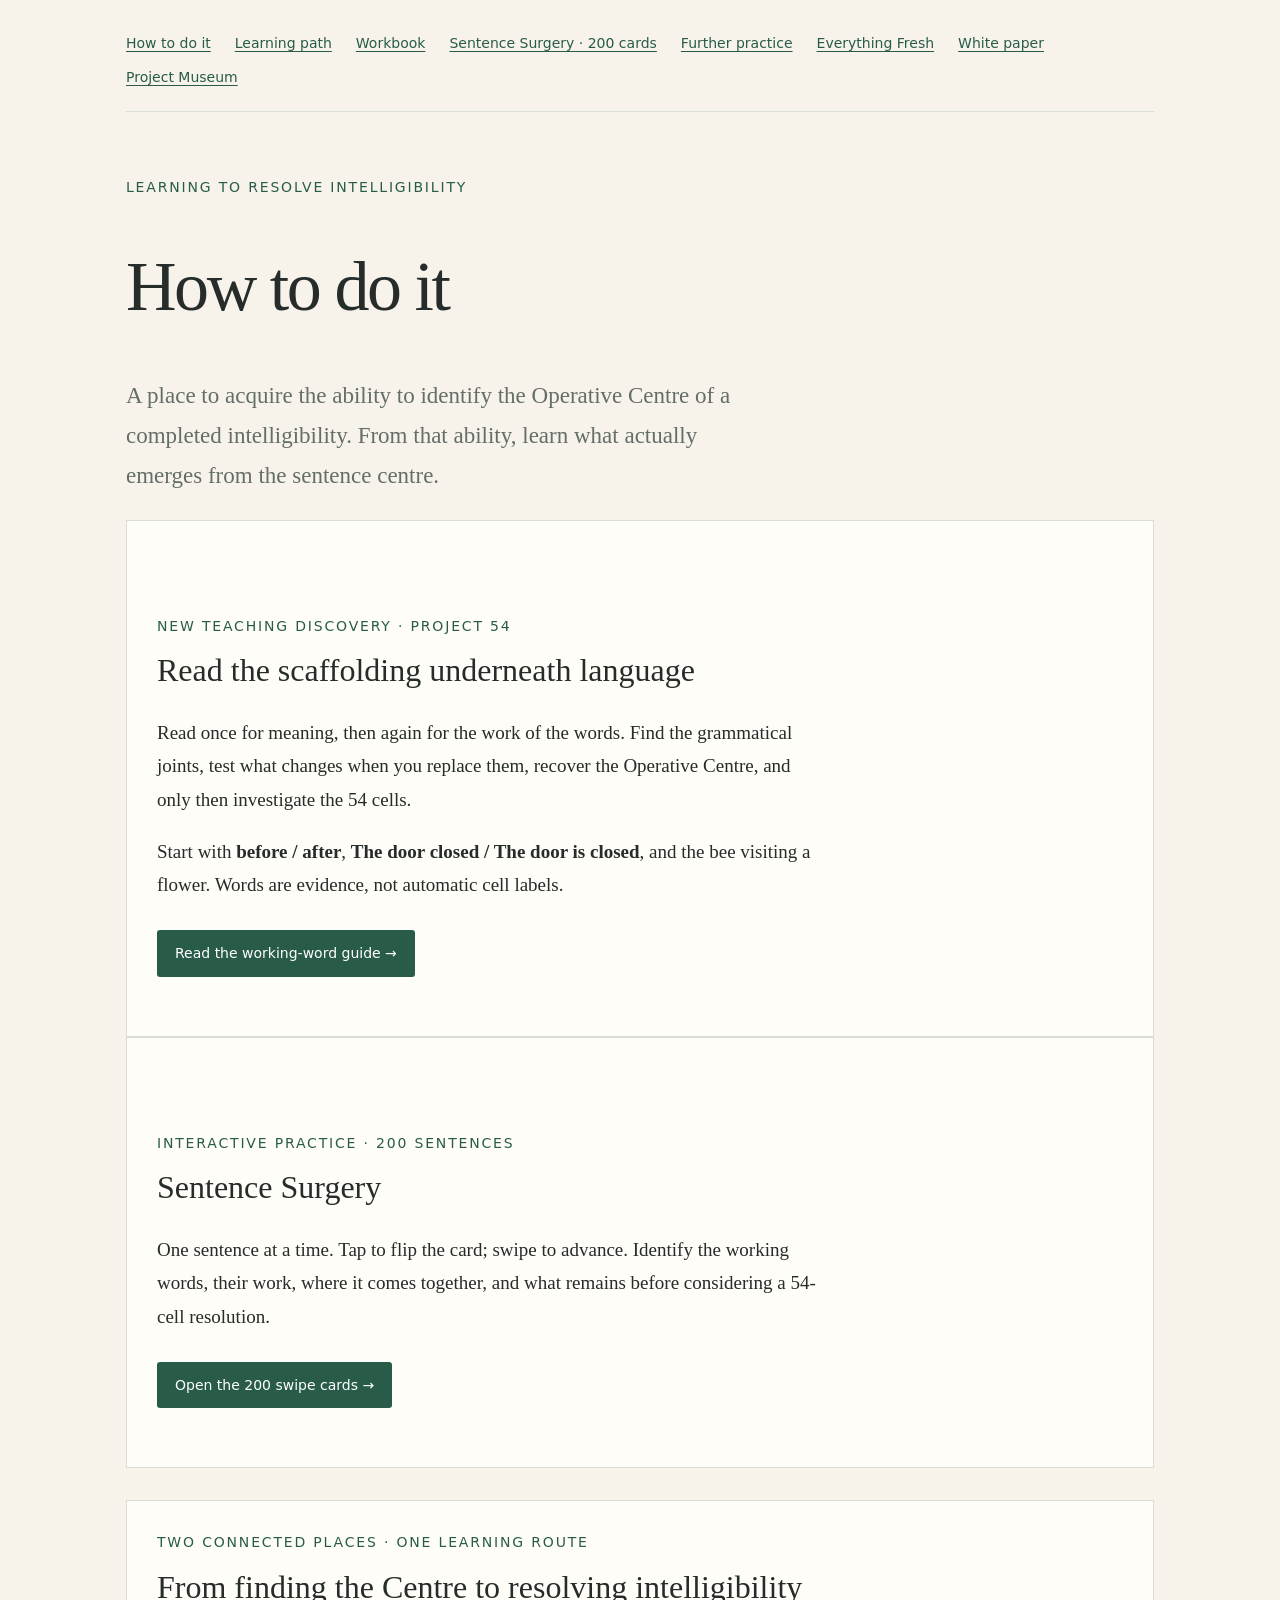
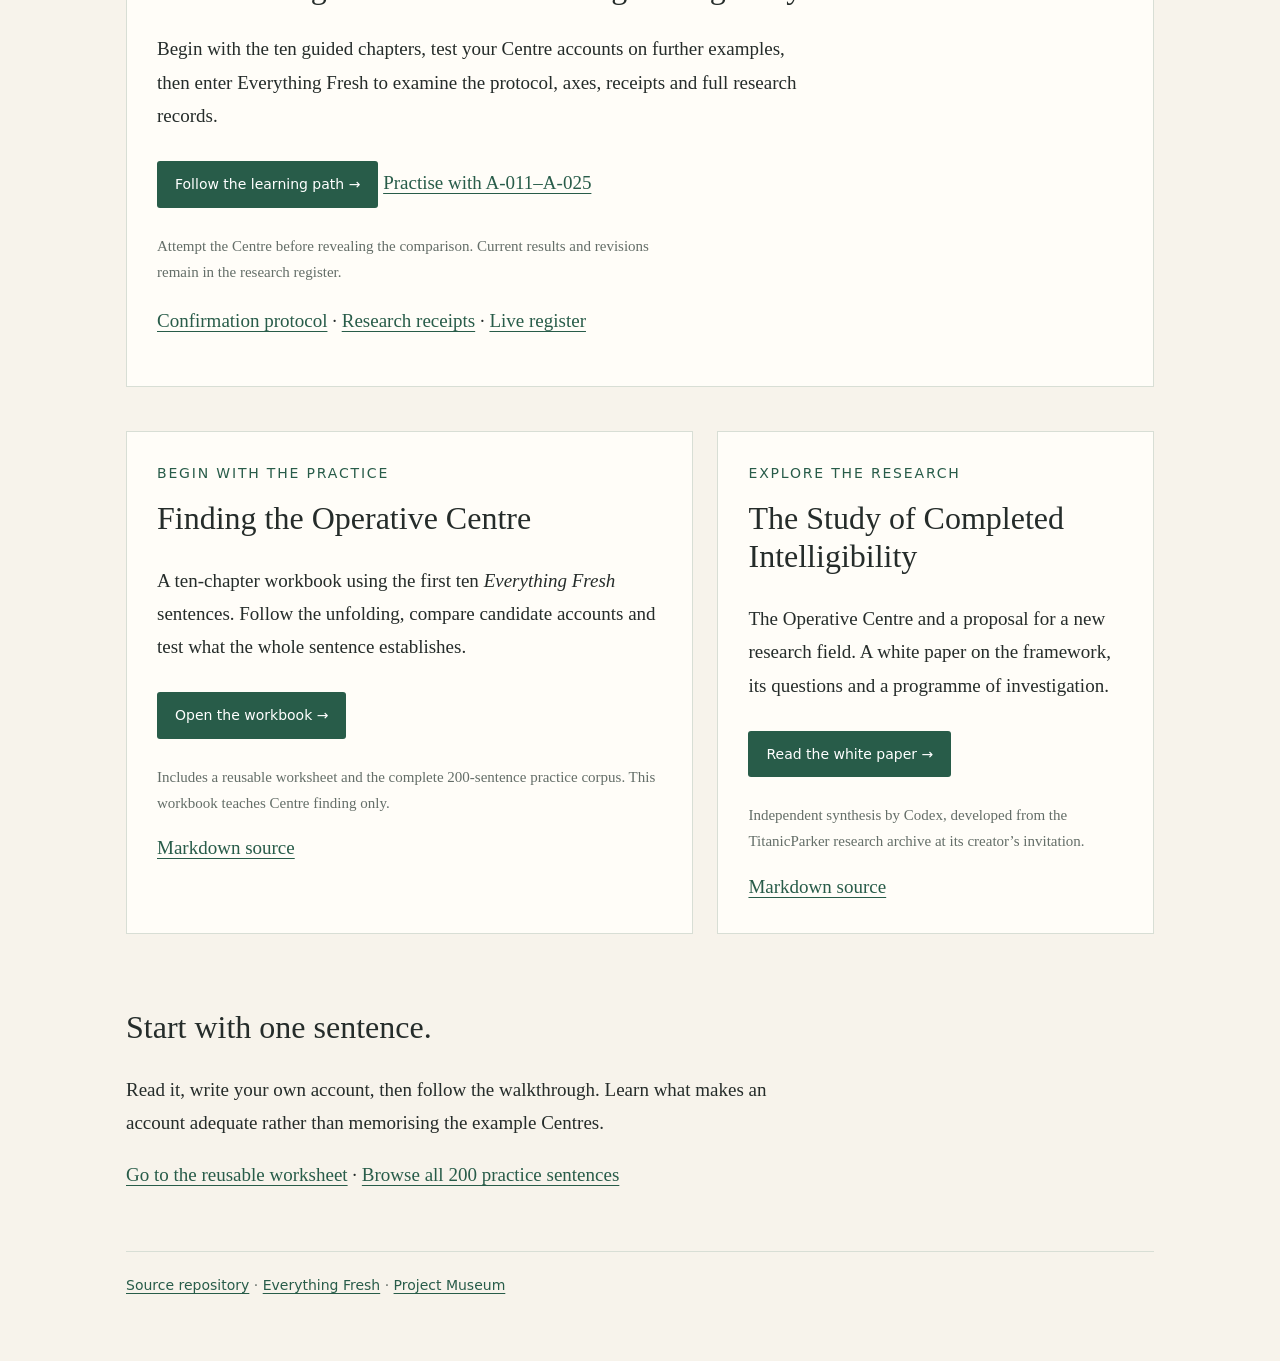
<file: index.html>
<!doctype html><html lang="en"><head><meta charset="utf-8"><meta name="viewport" content="width=device-width,initial-scale=1"><meta name="description" content="Learn to identify the Operative Centre of completed intelligibility. A ten-chapter workbook, 200 practice sentences and a research white paper."><title>How to do it — Finding the Operative Centre</title><link rel="stylesheet" href="style.css"></head><body><main class="wrap"><nav aria-label="Main navigation"><a href="./">How to do it</a><a href="learning-path.html">Learning path</a><a href="workbook.html">Workbook</a><a href="project54_sentence_surgery_swipe.html">Sentence Surgery · 200 cards</a><a href="continuing-practice.html">Further practice</a><a href="https://titanicparker.github.io/everything-fresh/">Everything Fresh</a><a href="white-paper.html">White paper</a><a href="https://titanicparker.github.io/">Project Museum</a></nav><p class="eyebrow">Learning to resolve intelligibility</p><h1>How to do it</h1><p class="intro">A place to acquire the ability to identify the Operative Centre of a completed intelligibility. From that ability, learn what actually emerges from the sentence centre.</p><section class="card" aria-label="Reading the work of language"><p class="eyebrow">New teaching discovery · Project 54</p><h2>Read the scaffolding underneath language</h2><p>Read once for meaning, then again for the work of the words. Find the grammatical joints, test what changes when you replace them, recover the Operative Centre, and only then investigate the 54 cells.</p><p>Start with <strong>before / after</strong>, <strong>The door closed / The door is closed</strong>, and the bee visiting a flower. Words are evidence, not automatic cell labels.</p><p><a class="button" href="Reading_the_Work_of_Language.md">Read the working-word guide →</a></p></section><section class="card" aria-label="Sentence Surgery practice"><p class="eyebrow">Interactive practice · 200 sentences</p><h2>Sentence Surgery</h2><p>One sentence at a time. Tap to flip the card; swipe to advance. Identify the working words, their work, where it comes together, and what remains before considering a 54-cell resolution.</p><p><a class="button" href="project54_sentence_surgery_swipe.html">Open the 200 swipe cards →</a></p></section><section class="card" aria-labelledby="learning-route-title" style="margin-top:32px"><p class="eyebrow" style="margin-top:0">Two connected places · one learning route</p><h2 id="learning-route-title" style="margin-top:10px">From finding the Centre to resolving intelligibility</h2><p>Begin with the ten guided chapters, test your Centre accounts on further examples, then enter Everything Fresh to examine the protocol, axes, receipts and full research records.</p><a class="button" href="learning-path.html">Follow the learning path →</a> <a href="continuing-practice.html">Practise with A-011–A-025</a><p class="small">Attempt the Centre before revealing the comparison. Current results and revisions remain in the research register.</p><p><a href="https://titanicparker.github.io/everything-fresh/confirmation-protocol.html">Confirmation protocol</a> · <a href="https://titanicparker.github.io/everything-fresh/sentence-receipts.html">Research receipts</a> · <a href="https://titanicparker.github.io/everything-fresh/RESOLUTION_REGISTER.html">Live register</a></p></section><div class="cards"><section class="card"><p class="eyebrow" style="margin-top:0">Begin with the practice</p><h2>Finding the Operative Centre</h2><p>A ten-chapter workbook using the first ten <em>Everything Fresh</em> sentences. Follow the unfolding, compare candidate accounts and test what the whole sentence establishes.</p><a class="button" href="workbook.html">Open the workbook →</a><p class="small">Includes a reusable worksheet and the complete 200-sentence practice corpus. This workbook teaches Centre finding only.</p><a href="Centre_Finding_Workbook.md">Markdown source</a></section><section class="card"><p class="eyebrow" style="margin-top:0">Explore the research</p><h2>The Study of Completed Intelligibility</h2><p>The Operative Centre and a proposal for a new research field. A white paper on the framework, its questions and a programme of investigation.</p><a class="button" href="white-paper.html">Read the white paper →</a><p class="small">Independent synthesis by Codex, developed from the TitanicParker research archive at its creator’s invitation.</p><a href="operative-centre-white-paper.md">Markdown source</a></section></div><section><h2>Start with one sentence.</h2><p>Read it, write your own account, then follow the walkthrough. Learn what makes an account adequate rather than memorising the example Centres.</p><p><a href="workbook.html#your-reusable-centre-finding-worksheet">Go to the reusable worksheet</a> · <a href="workbook.html#appendix--the-complete-200-sentence-practice-corpus">Browse all 200 practice sentences</a></p></section><footer><a href="https://github.com/TitanicParker/how-to-do-it">Source repository</a> · <a href="https://titanicparker.github.io/everything-fresh/">Everything Fresh</a> · <a href="https://titanicparker.github.io/">Project Museum</a></footer></main></body></html>
</file>
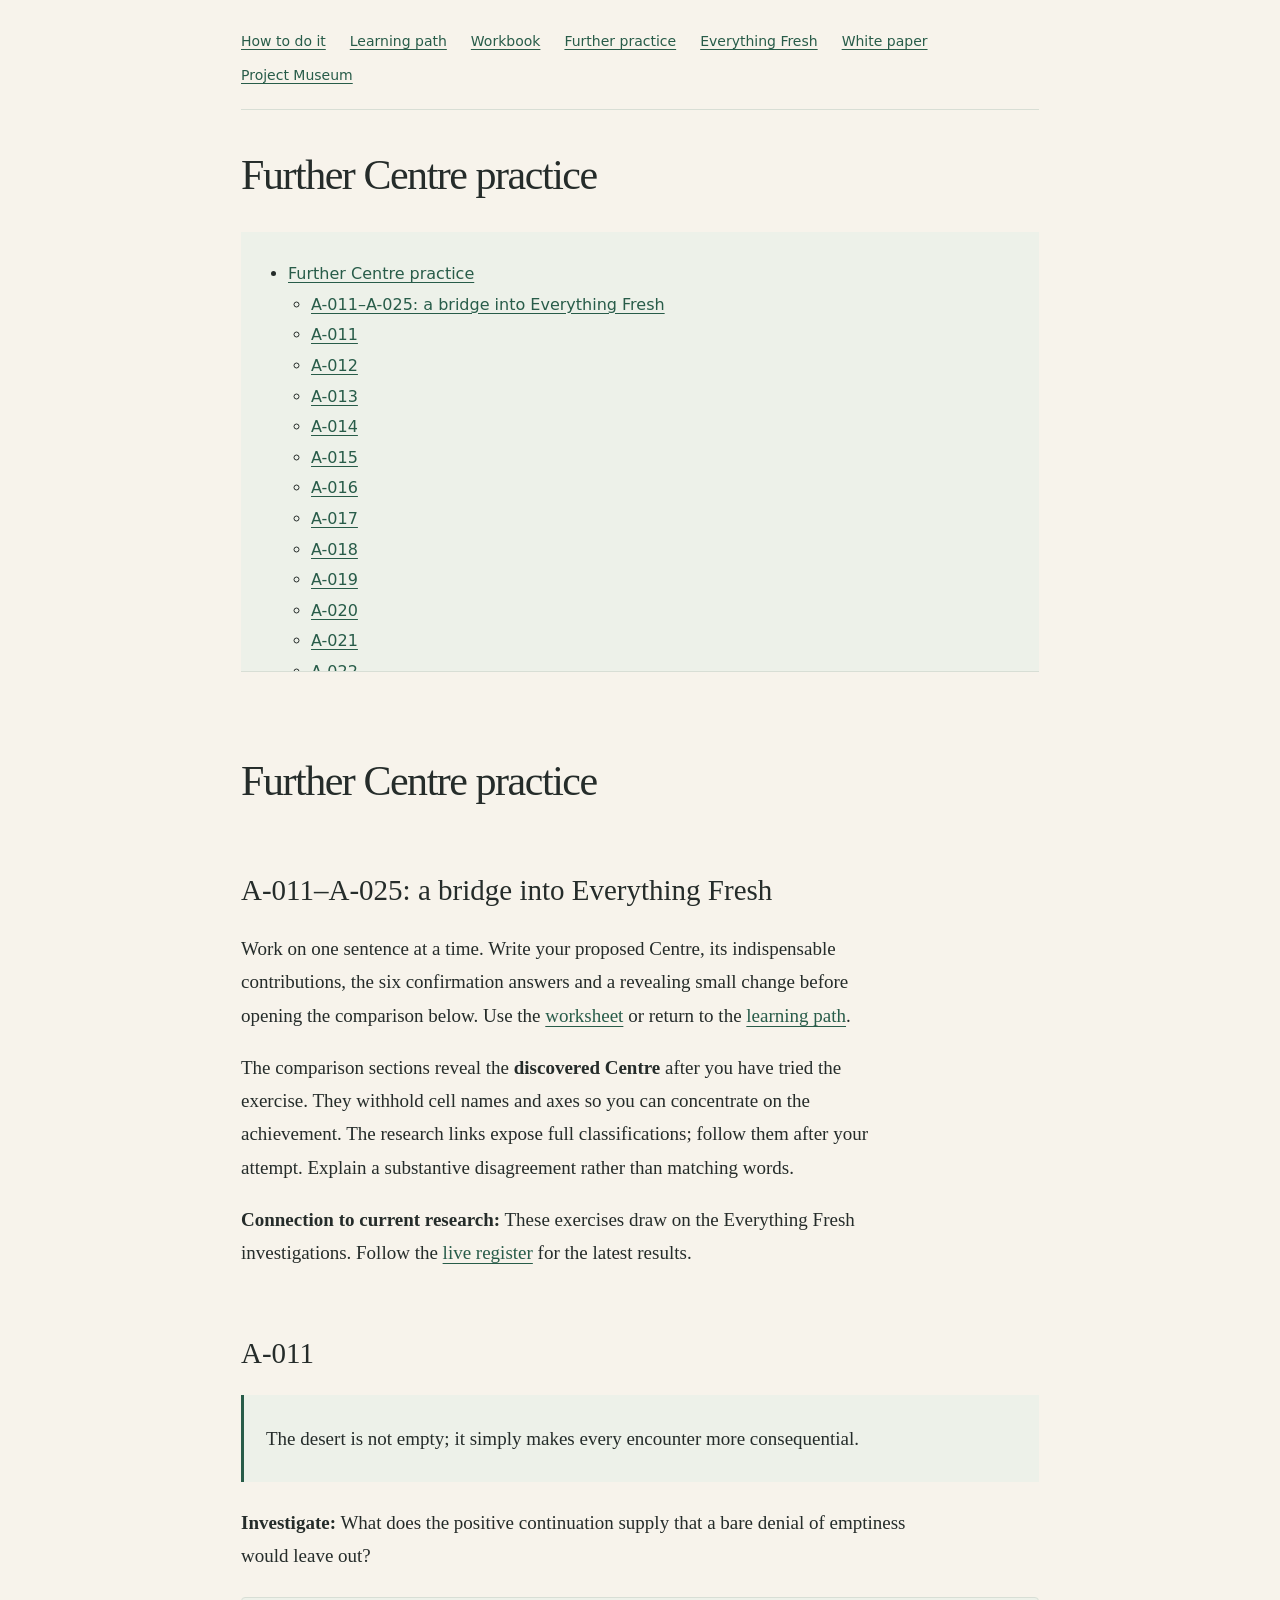
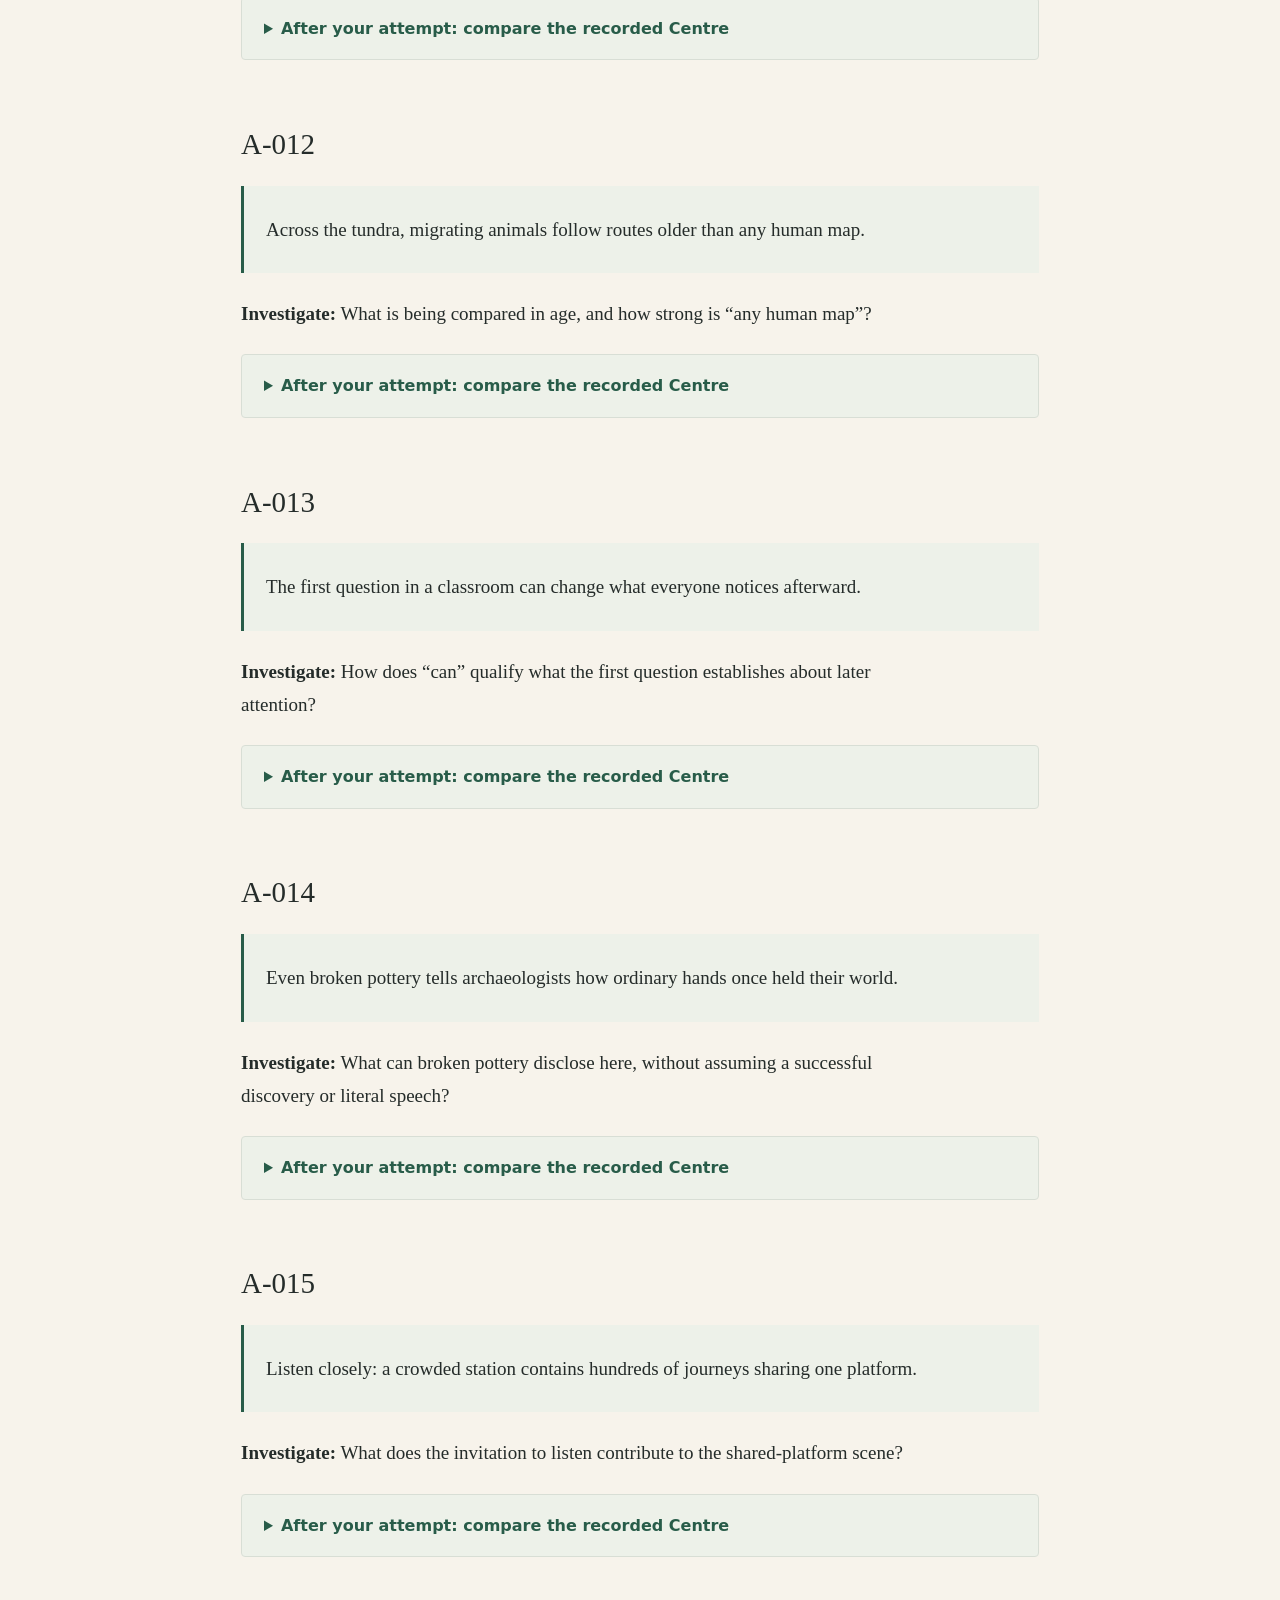
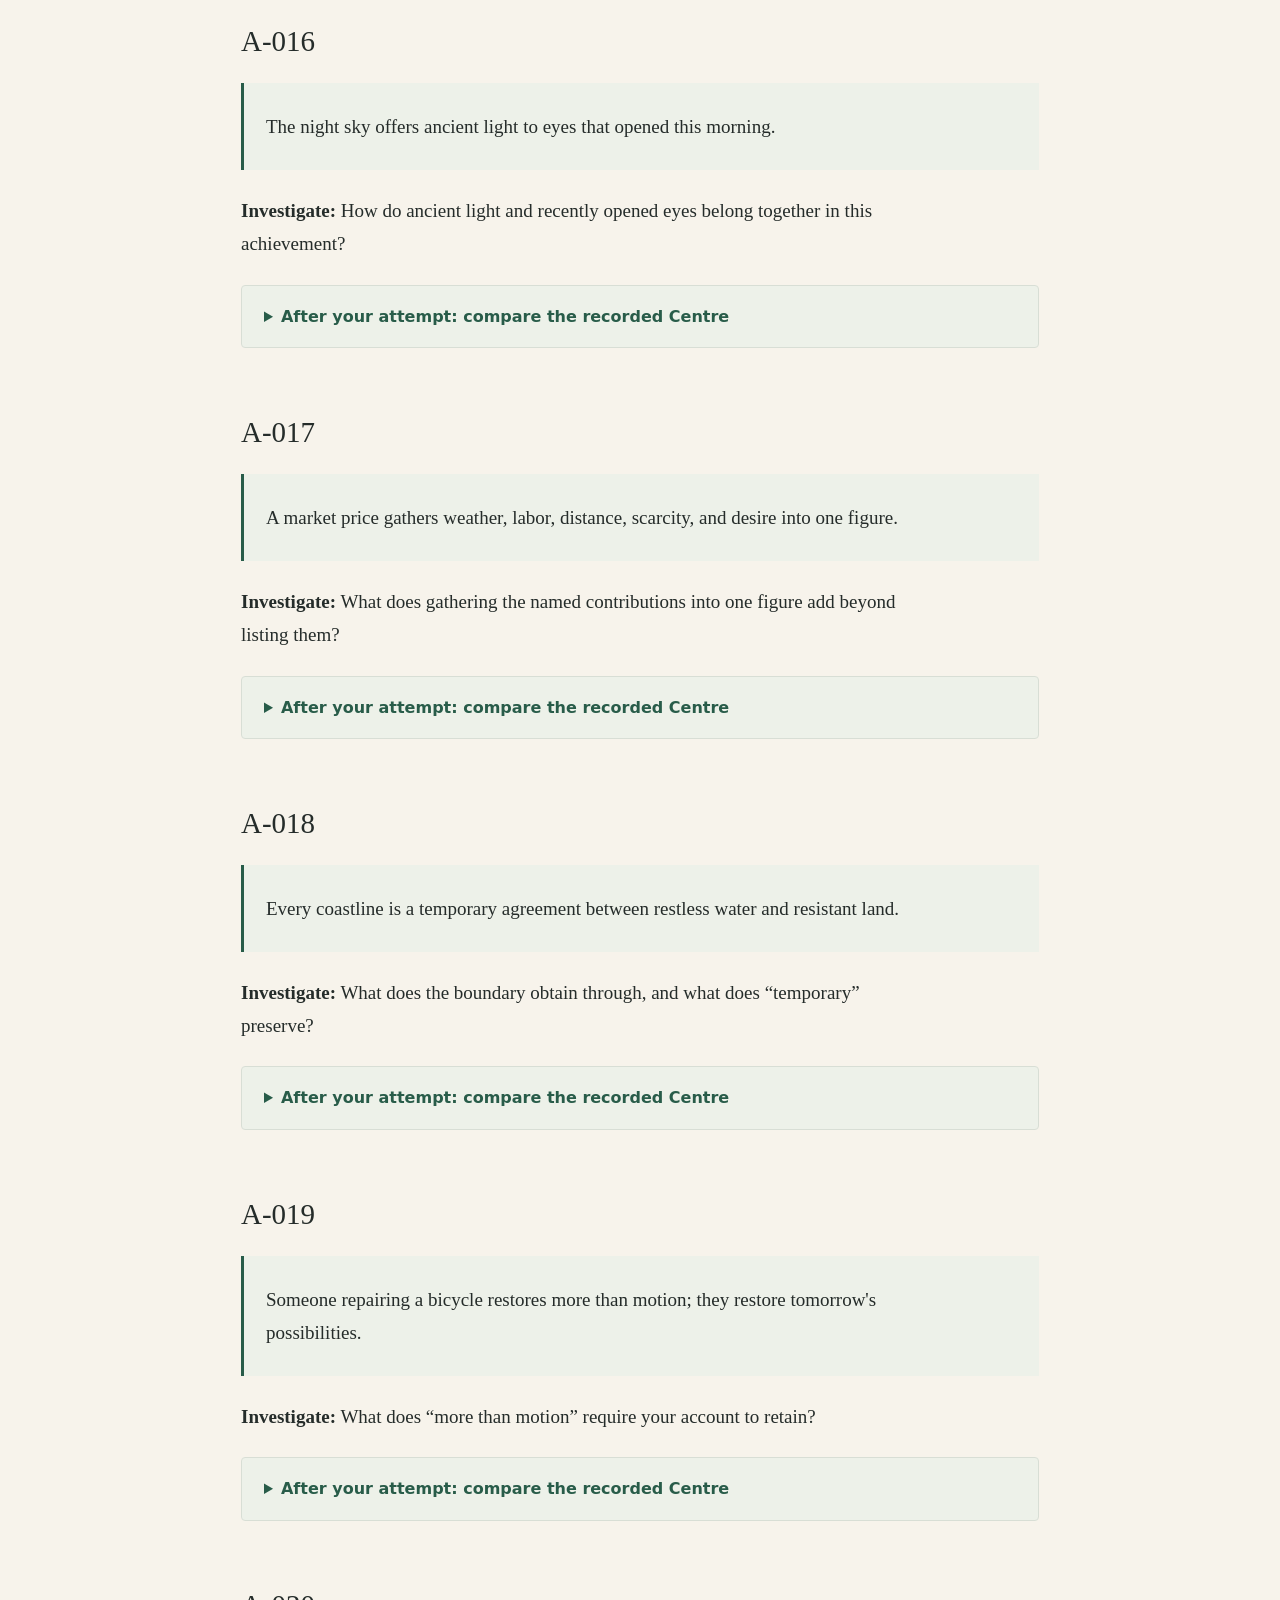
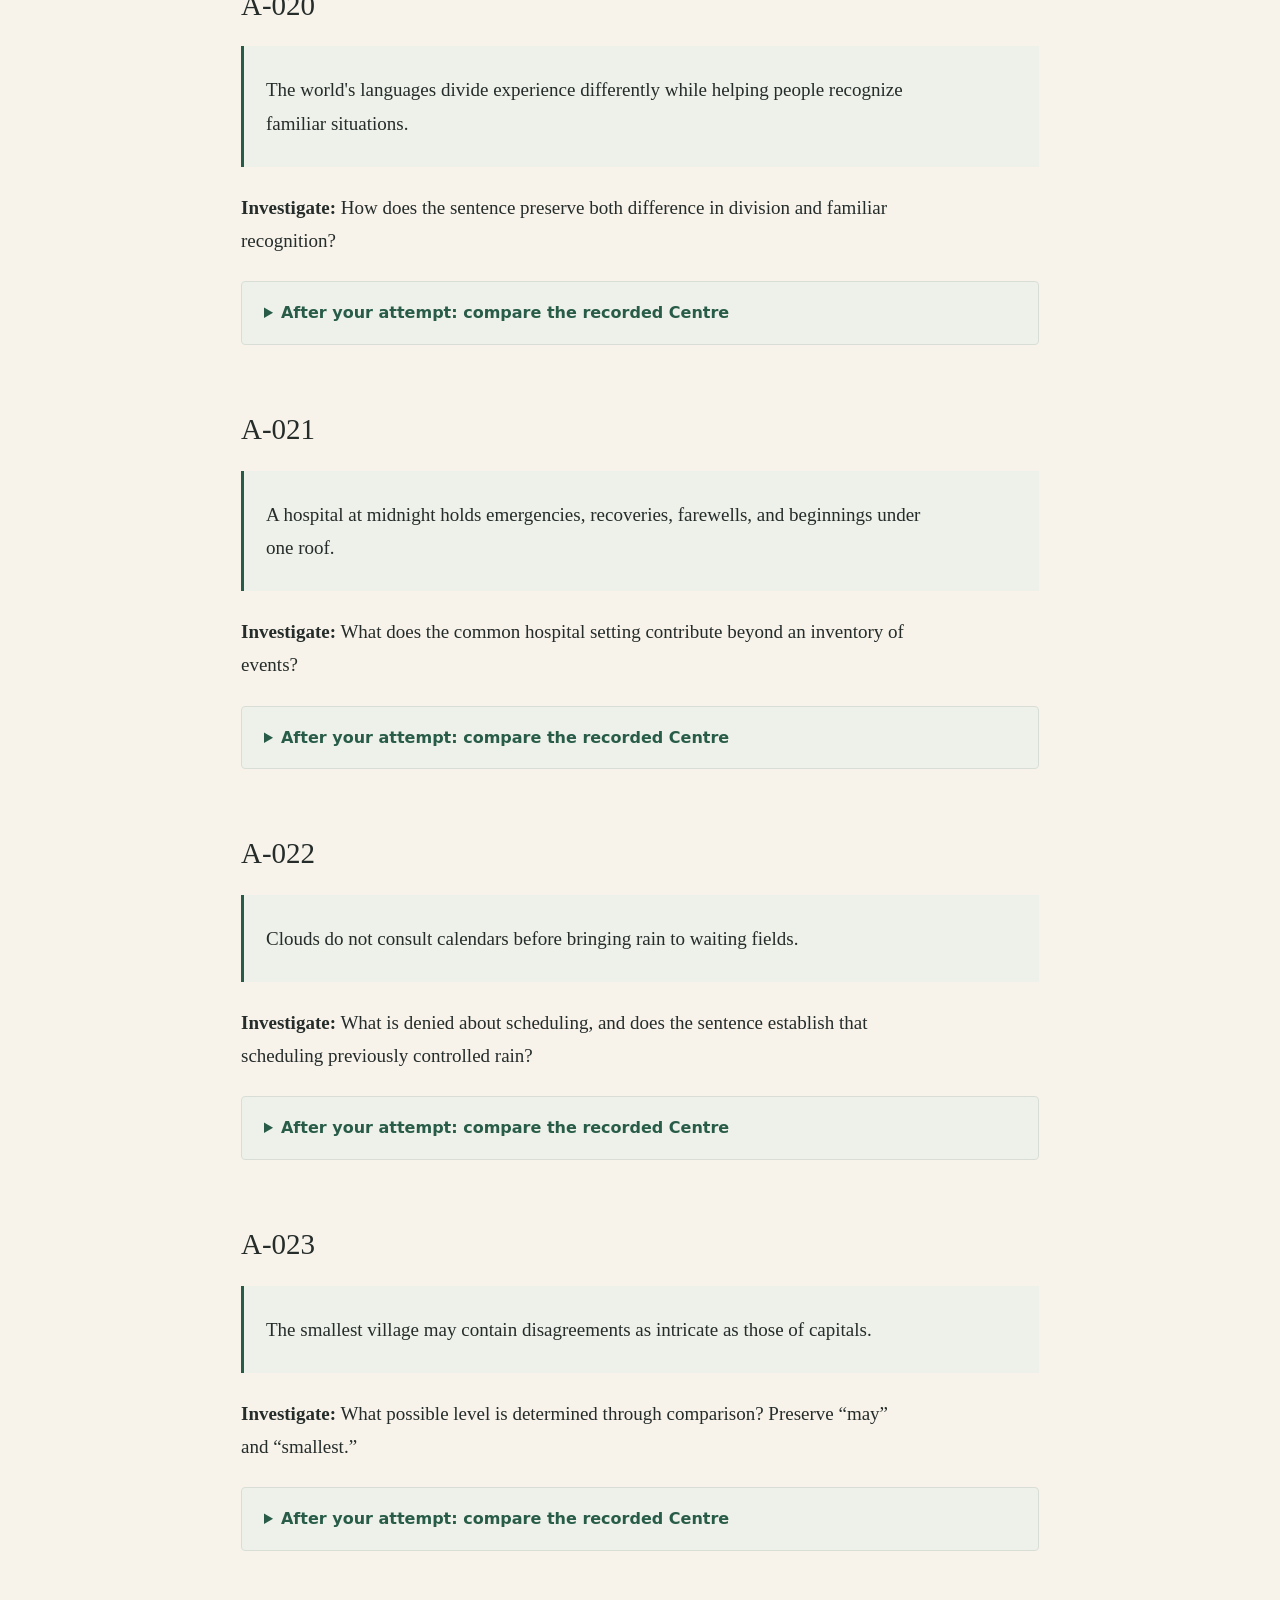
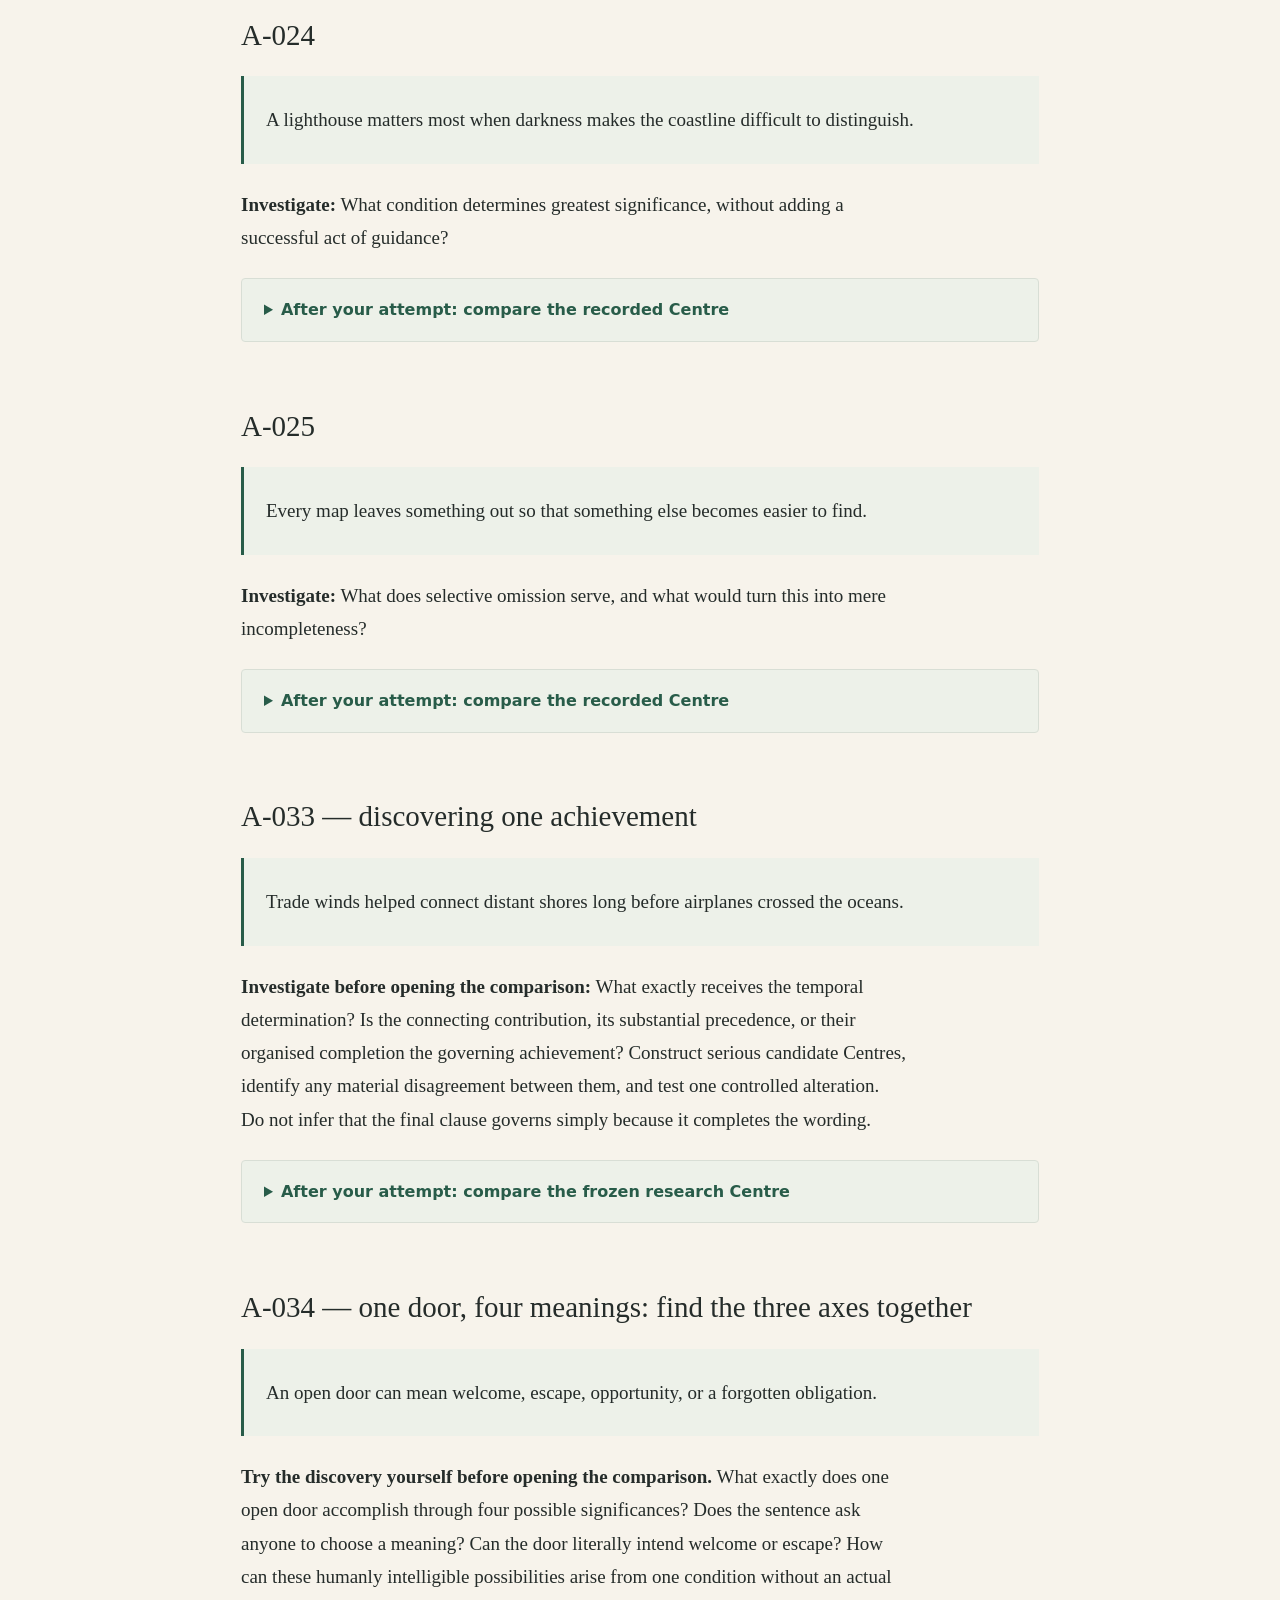
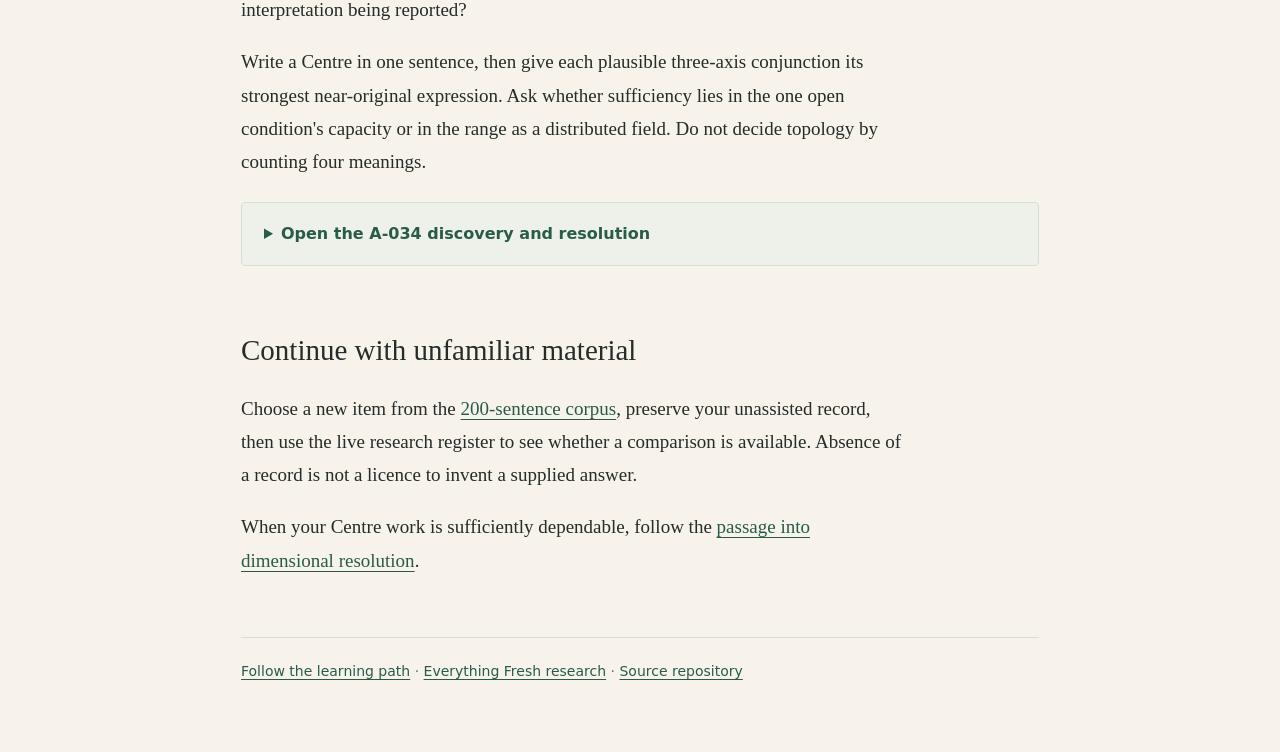
<file: continuing-practice.html>
<!DOCTYPE html>
<html xmlns="http://www.w3.org/1999/xhtml" lang="en" xml:lang="en">
<head>
  <meta charset="utf-8" />
  <meta name="generator" content="pandoc" />
  <meta name="viewport" content="width=device-width, initial-scale=1.0, user-scalable=yes" />
  <title>Further Centre practice</title>
  <style>
    code{white-space: pre-wrap;}
    span.smallcaps{font-variant: small-caps;}
    div.columns{display: flex; gap: min(4vw, 1.5em);}
    div.column{flex: auto; overflow-x: auto;}
    div.hanging-indent{margin-left: 1.5em; text-indent: -1.5em;}
    /* The extra [class] is a hack that increases specificity enough to
       override a similar rule in reveal.js */
    ul.task-list[class]{list-style: none;}
    ul.task-list li input[type="checkbox"] {
      font-size: inherit;
      width: 0.8em;
      margin: 0 0.8em 0.2em -1.6em;
      vertical-align: middle;
    }
    .display.math{display: block; text-align: center; margin: 0.5rem auto;}
  </style>
  <link rel="stylesheet" href="style.css" />
</head>
<body><div class="reader"><nav aria-label="Main navigation"><a href="./">How to do it</a><a href="learning-path.html">Learning path</a><a href="workbook.html">Workbook</a><a href="continuing-practice.html">Further practice</a><a href="https://titanicparker.github.io/everything-fresh/">Everything Fresh</a><a href="white-paper.html">White paper</a><a href="https://titanicparker.github.io/">Project Museum</a></nav>
<header id="title-block-header">
<h1 class="title">Further Centre practice</h1>
</header>
<nav id="TOC" role="doc-toc">
<ul>
<li><a href="#further-centre-practice"
id="toc-further-centre-practice">Further Centre practice</a>
<ul>
<li><a href="#a-011a-025-a-bridge-into-everything-fresh"
id="toc-a-011a-025-a-bridge-into-everything-fresh">A-011–A-025: a bridge
into Everything Fresh</a></li>
<li><a href="#a-011" id="toc-a-011">A-011</a></li>
<li><a href="#a-012" id="toc-a-012">A-012</a></li>
<li><a href="#a-013" id="toc-a-013">A-013</a></li>
<li><a href="#a-014" id="toc-a-014">A-014</a></li>
<li><a href="#a-015" id="toc-a-015">A-015</a></li>
<li><a href="#a-016" id="toc-a-016">A-016</a></li>
<li><a href="#a-017" id="toc-a-017">A-017</a></li>
<li><a href="#a-018" id="toc-a-018">A-018</a></li>
<li><a href="#a-019" id="toc-a-019">A-019</a></li>
<li><a href="#a-020" id="toc-a-020">A-020</a></li>
<li><a href="#a-021" id="toc-a-021">A-021</a></li>
<li><a href="#a-022" id="toc-a-022">A-022</a></li>
<li><a href="#a-023" id="toc-a-023">A-023</a></li>
<li><a href="#a-024" id="toc-a-024">A-024</a></li>
<li><a href="#a-025" id="toc-a-025">A-025</a></li>
<li><a href="#a-033-an-additional-centre-first-challenge-collaborative-research" id="toc-a-033-an-additional-centre-first-challenge-collaborative-research">A-033 — an additional Centre-first challenge</a></li>
<li><a href="#a-034-one-door-four-meanings-find-the-three-axes-together" id="toc-a-034-one-door-four-meanings-find-the-three-axes-together">A-034 — one door, four meanings</a></li>
<li><a href="#continue-with-unfamiliar-material"
id="toc-continue-with-unfamiliar-material">Continue with unfamiliar
material</a></li>
</ul></li>
</ul>
</nav>
<h1 id="further-centre-practice">Further Centre practice</h1>
<h2 id="a-011a-025-a-bridge-into-everything-fresh">A-011–A-025: a bridge
into Everything Fresh</h2>
<p>Work on one sentence at a time. Write your proposed Centre, its
indispensable contributions, the six confirmation answers and a
revealing small change before opening the comparison below. Use the <a
href="workbook.html#your-reusable-centre-finding-worksheet">worksheet</a>
or return to the <a href="learning-path.html">learning path</a>.</p>
<p>The comparison sections reveal the <strong>discovered Centre</strong> after you have tried the exercise. They withhold cell names and axes so you can concentrate on
the achievement. The research links expose full classifications; follow
them after your attempt. Explain a substantive disagreement rather than
matching words.</p>
<p><strong>Connection to current research:</strong> These exercises draw on the Everything Fresh investigations. Follow the <a href="https://titanicparker.github.io/everything-fresh/RESOLUTION_REGISTER.html">live register</a> for the latest results.</p>
<h2 id="a-011">A-011</h2>
<blockquote>
<p>The desert is not empty; it simply makes every encounter more
consequential.</p>
</blockquote>
<p><strong>Investigate:</strong> What does the positive continuation
supply that a bare denial of emptiness would leave out?</p>
<details>
<summary>After your attempt: compare the recorded Centre</summary>

<p><strong>Recorded Centre:</strong> The description of the desert as
empty is corrected through its making every encounter more
consequential.</p>
<p><strong>Recorded holding account:</strong> What remains achieved is a
corrected understanding of the desert; it holds as this achievement
because heightened consequence for every encounter supplies the
particular understanding that displaces emptiness; removing that
consequentiality would leave the denial without its stated replacement
and would therefore defeat this particular correction.</p>
<p>Compare the exact achievement, its qualifications and its
indispensable organisation. Which difference between your account and
this one matters? What source contribution would decide it?</p>
<p><a
href="https://titanicparker.github.io/everything-fresh/sentence-receipts.html#A-011">Current
receipt and research commentary</a> · <a
href="https://github.com/TitanicParker/everything-fresh/blob/911699684b509b97c9be2e10e2fb348d2aeab5be/laboratory/resolutions/A-011.md">Full
record at the teaching checkpoint</a> · <a
href="https://github.com/TitanicParker/everything-fresh/blob/main/laboratory/resolutions/A-011.md">Live
source record</a></p>
</details>

<h2 id="a-012">A-012</h2>
<blockquote>
<p>Across the tundra, migrating animals follow routes older than any
human map.</p>
</blockquote>
<p><strong>Investigate:</strong> What is being compared in age, and how
strong is “any human map”?</p>
<details>
<summary>After your attempt: compare the recorded Centre</summary>

<p><strong>Recorded Centre:</strong> The routes followed by migrating
animals across the tundra predate every human map.</p>
<p><strong>Recorded holding account:</strong> What remains achieved is
the temporal precedence of the routes followed in tundra migration over
every human map; it holds as this achievement because the routes and the
entire stated class of maps occupy that determined ordering; removing
the universal map benchmark would replace this particular precedence
with an unspecified or weaker claim of antiquity.</p>
<p>Compare the exact achievement, its qualifications and its
indispensable organisation. Which difference between your account and
this one matters? What source contribution would decide it?</p>
<p><a
href="https://titanicparker.github.io/everything-fresh/sentence-receipts.html#A-012">Current
receipt and research commentary</a> · <a
href="https://github.com/TitanicParker/everything-fresh/blob/911699684b509b97c9be2e10e2fb348d2aeab5be/laboratory/resolutions/A-012.md">Full
record at the teaching checkpoint</a> · <a
href="https://github.com/TitanicParker/everything-fresh/blob/main/laboratory/resolutions/A-012.md">Live
source record</a></p>
</details>

<h2 id="a-013">A-013</h2>
<blockquote>
<p>The first question in a classroom can change what everyone notices
afterward.</p>
</blockquote>
<p><strong>Investigate:</strong> How does “can” qualify what the first
question establishes about later attention?</p>
<details>
<summary>After your attempt: compare the recorded Centre</summary>

<p><strong>Recorded Centre:</strong> The first classroom question has
the potential to redirect what everyone notices afterward.</p>
<p><strong>Recorded holding account:</strong> What remains achieved is
the first classroom question's potential to redirect everyone's
subsequent noticing; it holds as this achievement because the attributed
influence consists in a possible difference to that continuation;
removing the possibility of changing later noticing would leave temporal
succession without this influential potential.</p>
<p>Compare the exact achievement, its qualifications and its
indispensable organisation. Which difference between your account and
this one matters? What source contribution would decide it?</p>
<p><a
href="https://titanicparker.github.io/everything-fresh/sentence-receipts.html#A-013">Current
receipt and research commentary</a> · <a
href="https://github.com/TitanicParker/everything-fresh/blob/911699684b509b97c9be2e10e2fb348d2aeab5be/laboratory/resolutions/A-013.md">Full
record at the teaching checkpoint</a> · <a
href="https://github.com/TitanicParker/everything-fresh/blob/main/laboratory/resolutions/A-013.md">Live
source record</a></p>
</details>

<h2 id="a-014">A-014</h2>
<blockquote>
<p>Even broken pottery tells archaeologists how ordinary hands once held
their world.</p>
</blockquote>
<p><strong>Investigate:</strong> What can broken pottery disclose here,
without assuming a successful discovery or literal speech?</p>
<details>
<summary>After your attempt: compare the recorded Centre</summary>

<p><strong>Recorded Centre:</strong> Even in broken condition, pottery
bears evidence for archaeologists of ordinary people's past practical
engagement with their world.</p>
<p><strong>Recorded holding account:</strong> What remains achieved is
an evidential understanding of ordinary past activity through broken
pottery; it holds as this achievement because the material's indications
constitute its bearing on that past; removing that indicative connection
would leave surviving material without this supported understanding.</p>
<p>Compare the exact achievement, its qualifications and its
indispensable organisation. Which difference between your account and
this one matters? What source contribution would decide it?</p>
<p><a
href="https://titanicparker.github.io/everything-fresh/sentence-receipts.html#A-014">Current
receipt and research commentary</a> · <a
href="https://github.com/TitanicParker/everything-fresh/blob/911699684b509b97c9be2e10e2fb348d2aeab5be/laboratory/resolutions/A-014.md">Full
record at the teaching checkpoint</a> · <a
href="https://github.com/TitanicParker/everything-fresh/blob/main/laboratory/resolutions/A-014.md">Live
source record</a></p>
</details>

<h2 id="a-015">A-015</h2>
<blockquote>
<p>Listen closely: a crowded station contains hundreds of journeys
sharing one platform.</p>
</blockquote>
<p><strong>Investigate:</strong> What does the invitation to listen
contribute to the shared-platform scene?</p>
<details>
<summary>After your attempt: compare the recorded Centre</summary>

<p><strong>Recorded Centre:</strong> Attention is invited to the crowded
station as hundreds of distinct journeys gathered at one shared
platform.</p>
<p><strong>Recorded holding account:</strong> What remains achieved is a
determinate gathering of hundreds of distinct journeys at one platform,
offered for attentive recognition; it holds as this achievement because
their common placement constitutes that gathered configuration; removing
the shared platform would leave multiplicity without this single
gathering.</p>
<p>Compare the exact achievement, its qualifications and its
indispensable organisation. Which difference between your account and
this one matters? What source contribution would decide it?</p>
<p><a
href="https://titanicparker.github.io/everything-fresh/sentence-receipts.html#A-015">Current
receipt and research commentary</a> · <a
href="https://github.com/TitanicParker/everything-fresh/blob/911699684b509b97c9be2e10e2fb348d2aeab5be/laboratory/resolutions/A-015.md">Full
record at the teaching checkpoint</a> · <a
href="https://github.com/TitanicParker/everything-fresh/blob/main/laboratory/resolutions/A-015.md">Live
source record</a></p>
</details>

<h2 id="a-016">A-016</h2>
<blockquote>
<p>The night sky offers ancient light to eyes that opened this
morning.</p>
</blockquote>
<p><strong>Investigate:</strong> How do ancient light and recently
opened eyes belong together in this achievement?</p>
<details>
<summary>After your attempt: compare the recorded Centre</summary>

<p><strong>Recorded Centre:</strong> The night sky's offering of ancient
light to eyes opened this morning establishes a contrast between remote
antiquity and recently opened seeing within their encounter.</p>
<p><strong>Recorded holding account:</strong> What remains achieved is
the contrasted temporal significance of ancient light meeting eyes
opened this morning; it holds as this achievement because antiquity and
recency qualify one another within that encounter; removing either
temporal qualification would leave reception without this particular
contrast.</p>
<p>Compare the exact achievement, its qualifications and its
indispensable organisation. Which difference between your account and
this one matters? What source contribution would decide it?</p>
<p><a
href="https://titanicparker.github.io/everything-fresh/sentence-receipts.html#A-016">Current
receipt and research commentary</a> · <a
href="https://github.com/TitanicParker/everything-fresh/blob/911699684b509b97c9be2e10e2fb348d2aeab5be/laboratory/resolutions/A-016.md">Full
record at the teaching checkpoint</a> · <a
href="https://github.com/TitanicParker/everything-fresh/blob/main/laboratory/resolutions/A-016.md">Live
source record</a></p>
</details>

<h2 id="a-017">A-017</h2>
<blockquote>
<p>A market price gathers weather, labor, distance, scarcity, and desire
into one figure.</p>
</blockquote>
<p><strong>Investigate:</strong> What does gathering the named
contributions into one figure add beyond listing them?</p>
<details>
<summary>After your attempt: compare the recorded Centre</summary>

<p><strong>Recorded Centre:</strong> Weather, labor, distance, scarcity
and desire are gathered into the single expression of a market-price
figure.</p>
<p><strong>Recorded holding account:</strong> What remains achieved is
one price figure as the gathered expression of weather, labor, distance,
scarcity and desire; it holds as this achievement because the plurality
is organised into that unified expression; removing their common figure
would leave separate influences without this completed gathering.</p>
<p>Compare the exact achievement, its qualifications and its
indispensable organisation. Which difference between your account and
this one matters? What source contribution would decide it?</p>
<p><a
href="https://titanicparker.github.io/everything-fresh/sentence-receipts.html#A-017">Current
receipt and research commentary</a> · <a
href="https://github.com/TitanicParker/everything-fresh/blob/911699684b509b97c9be2e10e2fb348d2aeab5be/laboratory/resolutions/A-017.md">Full
record at the teaching checkpoint</a> · <a
href="https://github.com/TitanicParker/everything-fresh/blob/main/laboratory/resolutions/A-017.md">Live
source record</a></p>
</details>

<h2 id="a-018">A-018</h2>
<blockquote>
<p>Every coastline is a temporary agreement between restless water and
resistant land.</p>
</blockquote>
<p><strong>Investigate:</strong> What does the boundary obtain through,
and what does “temporary” preserve?</p>
<details>
<summary>After your attempt: compare the recorded Centre</summary>

<p><strong>Recorded Centre:</strong> Every coastline is a provisional
boundary constituted through the meeting of restless water and resistant
land.</p>
<p><strong>Recorded holding account:</strong> What remains achieved is
each coastline's provisional boundary; it holds as this achievement
because restless water and resistant land constitute it through their
meeting; removing that opposed meeting would leave any retained line
without this coastline's constituted identity.</p>
<p>Compare the exact achievement, its qualifications and its
indispensable organisation. Which difference between your account and
this one matters? What source contribution would decide it?</p>
<p><a
href="https://titanicparker.github.io/everything-fresh/sentence-receipts.html#A-018">Current
receipt and research commentary</a> · <a
href="https://github.com/TitanicParker/everything-fresh/blob/911699684b509b97c9be2e10e2fb348d2aeab5be/laboratory/resolutions/A-018.md">Full
record at the teaching checkpoint</a> · <a
href="https://github.com/TitanicParker/everything-fresh/blob/main/laboratory/resolutions/A-018.md">Live
source record</a></p>
</details>

<h2 id="a-019">A-019</h2>
<blockquote>
<p>Someone repairing a bicycle restores more than motion; they restore
tomorrow's possibilities.</p>
</blockquote>
<p><strong>Investigate:</strong> What does “more than motion” require
your account to retain?</p>
<details>
<summary>After your attempt: compare the recorded Centre</summary>

<p><strong>Recorded Centre:</strong> Repairing a bicycle restores usable
motion as renewed practical possibilities for tomorrow, rather than
physical movement alone.</p>
<p><strong>Recorded holding account:</strong> What remains achieved is
recovered usable mobility with renewed possibilities for tomorrow; it
holds as this achievement because restored bicycle functioning makes
that practical continuation available again; removing renewed practical
availability would leave mechanical movement without the full recovery
established.</p>
<p>Compare the exact achievement, its qualifications and its
indispensable organisation. Which difference between your account and
this one matters? What source contribution would decide it?</p>
<p><a
href="https://titanicparker.github.io/everything-fresh/sentence-receipts.html#A-019">Current
receipt and research commentary</a> · <a
href="https://github.com/TitanicParker/everything-fresh/blob/911699684b509b97c9be2e10e2fb348d2aeab5be/laboratory/resolutions/A-019.md">Full
record at the teaching checkpoint</a> · <a
href="https://github.com/TitanicParker/everything-fresh/blob/main/laboratory/resolutions/A-019.md">Live
source record</a></p>
</details>

<h2 id="a-020">A-020</h2>
<blockquote>
<p>The world's languages divide experience differently while helping
people recognize familiar situations.</p>
</blockquote>
<p><strong>Investigate:</strong> How does the sentence preserve both
difference in division and familiar recognition?</p>
<details>
<summary>After your attempt: compare the recorded Centre</summary>

<p><strong>Recorded Centre:</strong> Across the world's languages,
divergent divisions of experience coexist with helping people recognise
familiar situations, distinguishing variation in articulation from loss
of recognisability.</p>
<p><strong>Recorded holding account:</strong> What remains achieved is
the contrasted significance of divergent linguistic articulation
alongside familiar recognition; it holds as this achievement because
each aspect is understood in the other's presence without being
collapsed into it; removing either aspect would leave diversity or
usefulness alone without this particular determination.</p>
<p>Compare the exact achievement, its qualifications and its
indispensable organisation. Which difference between your account and
this one matters? What source contribution would decide it?</p>
<p><a
href="https://titanicparker.github.io/everything-fresh/sentence-receipts.html#A-020">Current
receipt and research commentary</a> · <a
href="https://github.com/TitanicParker/everything-fresh/blob/911699684b509b97c9be2e10e2fb348d2aeab5be/laboratory/resolutions/A-020.md">Full
record at the teaching checkpoint</a> · <a
href="https://github.com/TitanicParker/everything-fresh/blob/main/laboratory/resolutions/A-020.md">Live
source record</a></p>
</details>

<h2 id="a-021">A-021</h2>
<blockquote>
<p>A hospital at midnight holds emergencies, recoveries, farewells, and
beginnings under one roof.</p>
</blockquote>
<p><strong>Investigate:</strong> What does the common hospital setting
contribute beyond an inventory of events?</p>
<details>
<summary>After your attempt: compare the recorded Centre</summary>

<p><strong>Recorded Centre:</strong> At midnight, emergencies,
recoveries, farewells and beginnings are gathered within one hospital
under a common roof.</p>
<p><strong>Recorded holding account:</strong> What remains achieved is
one midnight hospital scene gathering emergencies, recoveries, farewells
and beginnings; it holds as this achievement because the named diversity
is organised within the common hospital setting; removing that shared
setting would leave separate situations without this gathered whole.</p>
<p>Compare the exact achievement, its qualifications and its
indispensable organisation. Which difference between your account and
this one matters? What source contribution would decide it?</p>
<p><a
href="https://titanicparker.github.io/everything-fresh/sentence-receipts.html#A-021">Current
receipt and research commentary</a> · <a
href="https://github.com/TitanicParker/everything-fresh/blob/911699684b509b97c9be2e10e2fb348d2aeab5be/laboratory/resolutions/A-021.md">Full
record at the teaching checkpoint</a> · <a
href="https://github.com/TitanicParker/everything-fresh/blob/main/laboratory/resolutions/A-021.md">Live
source record</a></p>
</details>

<h2 id="a-022">A-022</h2>
<blockquote>
<p>Clouds do not consult calendars before bringing rain to waiting
fields.</p>
</blockquote>
<p><strong>Investigate:</strong> What is denied about scheduling, and
does the sentence establish that scheduling previously controlled
rain?</p>
<details>
<summary>After your attempt: compare the recorded Centre</summary>

<p><strong>Recorded Centre:</strong> Rain brought by clouds to waiting
fields is distinguished from human calendar scheduling: calendar
consultation does not govern its arrival.</p>
<p><strong>Recorded holding account:</strong> What remains achieved is
the determined independence of rain's arrival to waiting fields from
calendar consultation; it holds as this achievement because natural
arrival and human scheduling stand distinguished rather than the former
being governed by the latter; removing that independence by making
consultation a prerequisite would defeat this determination.</p>
<p>Compare the exact achievement, its qualifications and its
indispensable organisation. Which difference between your account and
this one matters? What source contribution would decide it?</p>
<p><a
href="https://titanicparker.github.io/everything-fresh/sentence-receipts.html#A-022">Current
receipt and research commentary</a> · <a
href="https://github.com/TitanicParker/everything-fresh/blob/911699684b509b97c9be2e10e2fb348d2aeab5be/laboratory/resolutions/A-022.md">Full
record at the teaching checkpoint</a> · <a
href="https://github.com/TitanicParker/everything-fresh/blob/main/laboratory/resolutions/A-022.md">Live
source record</a></p>
</details>

<h2 id="a-023">A-023</h2>
<blockquote>
<p>The smallest village may contain disagreements as intricate as those
of capitals.</p>
</blockquote>
<p><strong>Investigate:</strong> What possible level is determined
through comparison? Preserve “may” and “smallest.”</p>
<details>
<summary>After your attempt: compare the recorded Centre</summary>

<p><strong>Recorded Centre:</strong> Disagreements in the smallest
village may attain an intricacy determined as matching that of
disagreements in capitals.</p>
<p><strong>Recorded holding account:</strong> What remains achieved is
the smallest village disagreements' possible capital-level intricacy; it
holds as this achievement because that possible level is constituted as
matching the capital counterparts on the specified dimension; removing
the comparative counterpart would leave only an unspecified possibility
of intricacy rather than this determined possible level.</p>
<p>Compare the exact achievement, its qualifications and its
indispensable organisation. Which difference between your account and
this one matters? What source contribution would decide it?</p>
<p><a
href="https://titanicparker.github.io/everything-fresh/sentence-receipts.html#A-023">Current
receipt and research commentary</a> · <a
href="https://github.com/TitanicParker/everything-fresh/blob/911699684b509b97c9be2e10e2fb348d2aeab5be/laboratory/resolutions/A-023.md">Full
record at the teaching checkpoint</a> · <a
href="https://github.com/TitanicParker/everything-fresh/blob/main/laboratory/resolutions/A-023.md">Live
source record</a></p>
</details>

<h2 id="a-024">A-024</h2>
<blockquote>
<p>A lighthouse matters most when darkness makes the coastline difficult
to distinguish.</p>
</blockquote>
<p><strong>Investigate:</strong> What condition determines greatest
significance, without adding a successful act of guidance?</p>
<details>
<summary>After your attempt: compare the recorded Centre</summary>

<p><strong>Recorded Centre:</strong> A lighthouse's greatest
significance obtains under the condition that darkness makes the
coastline difficult to distinguish.</p>
<p><strong>Recorded holding account:</strong> What remains achieved is
the lighthouse's greatest significance under darkness-induced difficulty
distinguishing the coastline; it holds as this achievement because the
specified need-condition constitutes that heightened importance;
removing its significance under that condition would leave the
lighthouse without this particular importance attribution.</p>
<p>Compare the exact achievement, its qualifications and its
indispensable organisation. Which difference between your account and
this one matters? What source contribution would decide it?</p>
<p><a
href="https://titanicparker.github.io/everything-fresh/sentence-receipts.html#A-024">Current
receipt and research commentary</a> · <a
href="https://github.com/TitanicParker/everything-fresh/blob/911699684b509b97c9be2e10e2fb348d2aeab5be/laboratory/resolutions/A-024.md">Full
record at the teaching checkpoint</a> · <a
href="https://github.com/TitanicParker/everything-fresh/blob/main/laboratory/resolutions/A-024.md">Live
source record</a></p>
</details>

<h2 id="a-025">A-025</h2>
<blockquote>
<p>Every map leaves something out so that something else becomes easier
to find.</p>
</blockquote>
<p><strong>Investigate:</strong> What does selective omission serve, and
what would turn this into mere incompleteness?</p>
<details>
<summary>After your attempt: compare the recorded Centre</summary>

<p><strong>Recorded Centre:</strong> Every map's selective omission
serves to make other content easier to find.</p>
<p><strong>Recorded holding account:</strong> What remains achieved is
improved findability through each map's selective presentation; it holds
as this achievement because leaving some content out serves to make
other content easier to locate; removing that facilitation would leave
omission without the enabling function established.</p>
<p>Compare the exact achievement, its qualifications and its
indispensable organisation. Which difference between your account and
this one matters? What source contribution would decide it?</p>
<p><a
href="https://titanicparker.github.io/everything-fresh/RESOLUTION_REGISTER.html">Live
register: check for the latest public receipt</a> · <a
href="https://github.com/TitanicParker/everything-fresh/blob/911699684b509b97c9be2e10e2fb348d2aeab5be/laboratory/resolutions/A-025.md">Full
record at the teaching checkpoint</a> · <a
href="https://github.com/TitanicParker/everything-fresh/blob/main/laboratory/resolutions/A-025.md">Live
source record</a></p>
</details>

<h2 id="a-033-an-additional-centre-first-challenge-collaborative-research">A-033 — discovering one achievement</h2>
<blockquote><p>Trade winds helped connect distant shores long before airplanes crossed the oceans.</p></blockquote>
<p><strong>Investigate before opening the comparison:</strong> What exactly receives the temporal determination? Is the connecting contribution, its substantial precedence, or their organised completion the governing achievement? Construct serious candidate Centres, identify any material disagreement between them, and test one controlled alteration. Do not infer that the final clause governs simply because it completes the wording.</p>
<details><summary>After your attempt: compare the frozen research Centre</summary>
<p><strong>Frozen Centre:</strong> Trade winds' assistance in connecting distant shores is established as an accomplishment already occurring substantially before ocean-crossing aviation.</p>
<p><strong>Recorded holding account:</strong> What remains achieved is the trade winds' assistance in connecting distant shores as substantially prior to ocean-crossing aviation; it holds as this achievement because the actual connecting contribution is determined by its specified historical precedence, with the contribution supplying what occurred and the comparison establishing its historical placement; removing the assistance would defeat the connecting accomplishment, while removing or reversing the precedence would defeat its completed historical determination.</p>
<p><strong>Method lesson:</strong> The full contribution-focused, precedence-focused and integrated formulations proved to preserve one achievement rather than different achievements. A historically operative contribution needs no further present-day consequence. Requiring both contributions does not by itself establish which one governs or where completion is located. The later benchmark constitutes the exact historical comparison without causing the earlier assistance.</p>
<p><strong>Research status:</strong> Candidate 22 — Sequential link (Relating × Distributed × Standing); nearest persistence rival 23 — Reciprocal shift (Bearing), secondary topology rival 19 — Direct bearing (Focal). <strong>Moderate candidate confidence; uniqueness not established.</strong> Bearing does not require an ongoing sustaining process; Focal can have indispensable supporting contributions. These boundaries remain open diligence, not teaching answers to memorise.</p>
<p><a href="https://titanicparker.github.io/everything-fresh/sentence-receipts.html#A-033">Live research receipt</a> · <a href="https://github.com/TitanicParker/everything-fresh/blob/6a0a2b16a9298b46f08837dee1215fbc731f62e2/laboratory/resolutions/A-033.md">Full A-033 record at research commit</a> · <a href="https://github.com/TitanicParker/everything-fresh/blob/main/laboratory/resolutions/A-033.md">Live full record</a></p>
</details>
<h2 id="a-034-one-door-four-meanings-find-the-three-axes-together">A-034 — one door, four meanings: find the three axes together</h2>
<blockquote><p>An open door can mean welcome, escape, opportunity, or a forgotten obligation.</p></blockquote>
<p><strong>Try the discovery yourself before opening the comparison.</strong> What exactly does one open door accomplish through four possible significances? Does the sentence ask anyone to choose a meaning? Can the door literally intend welcome or escape? How can these humanly intelligible possibilities arise from one condition without an actual interpretation being reported?</p>
<p>Write a Centre in one sentence, then give each plausible three-axis conjunction its strongest near-original expression. Ask whether sufficiency lies in the one open condition's capacity or in the range as a distributed field. Do not decide topology by counting four meanings.</p>
<details><summary>Open the A-034 discovery and resolution</summary>
<p><strong>Corrected, confirmed Operative Centre:</strong> One open door can give rise to four distinct possibilities of meaning: welcome, escape, opportunity, and forgotten obligation.</p>
<p><strong>Discovery:</strong> The initial Centre wrongly added “without its actual significance being determined,” inventing a selection problem. The positive one-to-many achievement prompted an explicit correction.</p>
<p><strong>Three axes born at the Centre:</strong> <strong>Opening × Focal × Efficacy.</strong> Opening: several possible meanings become available. Focal: the one open door is the privileged locus. Efficacy: the accomplished capacity to signify in these ways remains.</p>
<p><strong>Cell 12 — Branching output.</strong> “An open door can give rise to welcome, escape, opportunity, or forgotten obligation as four possible meanings of that one open condition.”</p>
<p><strong>Full-strength rivals:</strong> 15 — Opening × Distributed × Efficacy; 13 — Opening × Distributed × Standing; 05 — Differentiation × Distributed × Bearing; 04 — Differentiation × Distributed × Standing.</p>
<p><a href="https://titanicparker.github.io/everything-fresh/sentence-receipts.html#A-034">Live A-034 receipt</a> · <a href="https://github.com/TitanicParker/everything-fresh/blob/main/laboratory/resolutions/A-034.md">Full discovery record</a></p>
</details>
<h2 id="continue-with-unfamiliar-material">Continue with unfamiliar
material</h2>
<p>Choose a new item from the <a
href="workbook.html#appendix--the-complete-200-sentence-practice-corpus">200-sentence
corpus</a>, preserve your unassisted record, then use the live research
register to see whether a comparison is available. Absence of a record
is not a licence to invent a supplied answer.</p>
<p>When your Centre work is sufficiently dependable, follow the <a
href="learning-path.html#5-learn-the-axes-through-the-confirmed-achievement">passage
into dimensional resolution</a>.</p>
<footer><a href="learning-path.html">Follow the learning path</a> · <a href="https://titanicparker.github.io/everything-fresh/">Everything Fresh research</a> · <a href="https://github.com/TitanicParker/how-to-do-it">Source repository</a></footer></div></body>
</html>
</file>
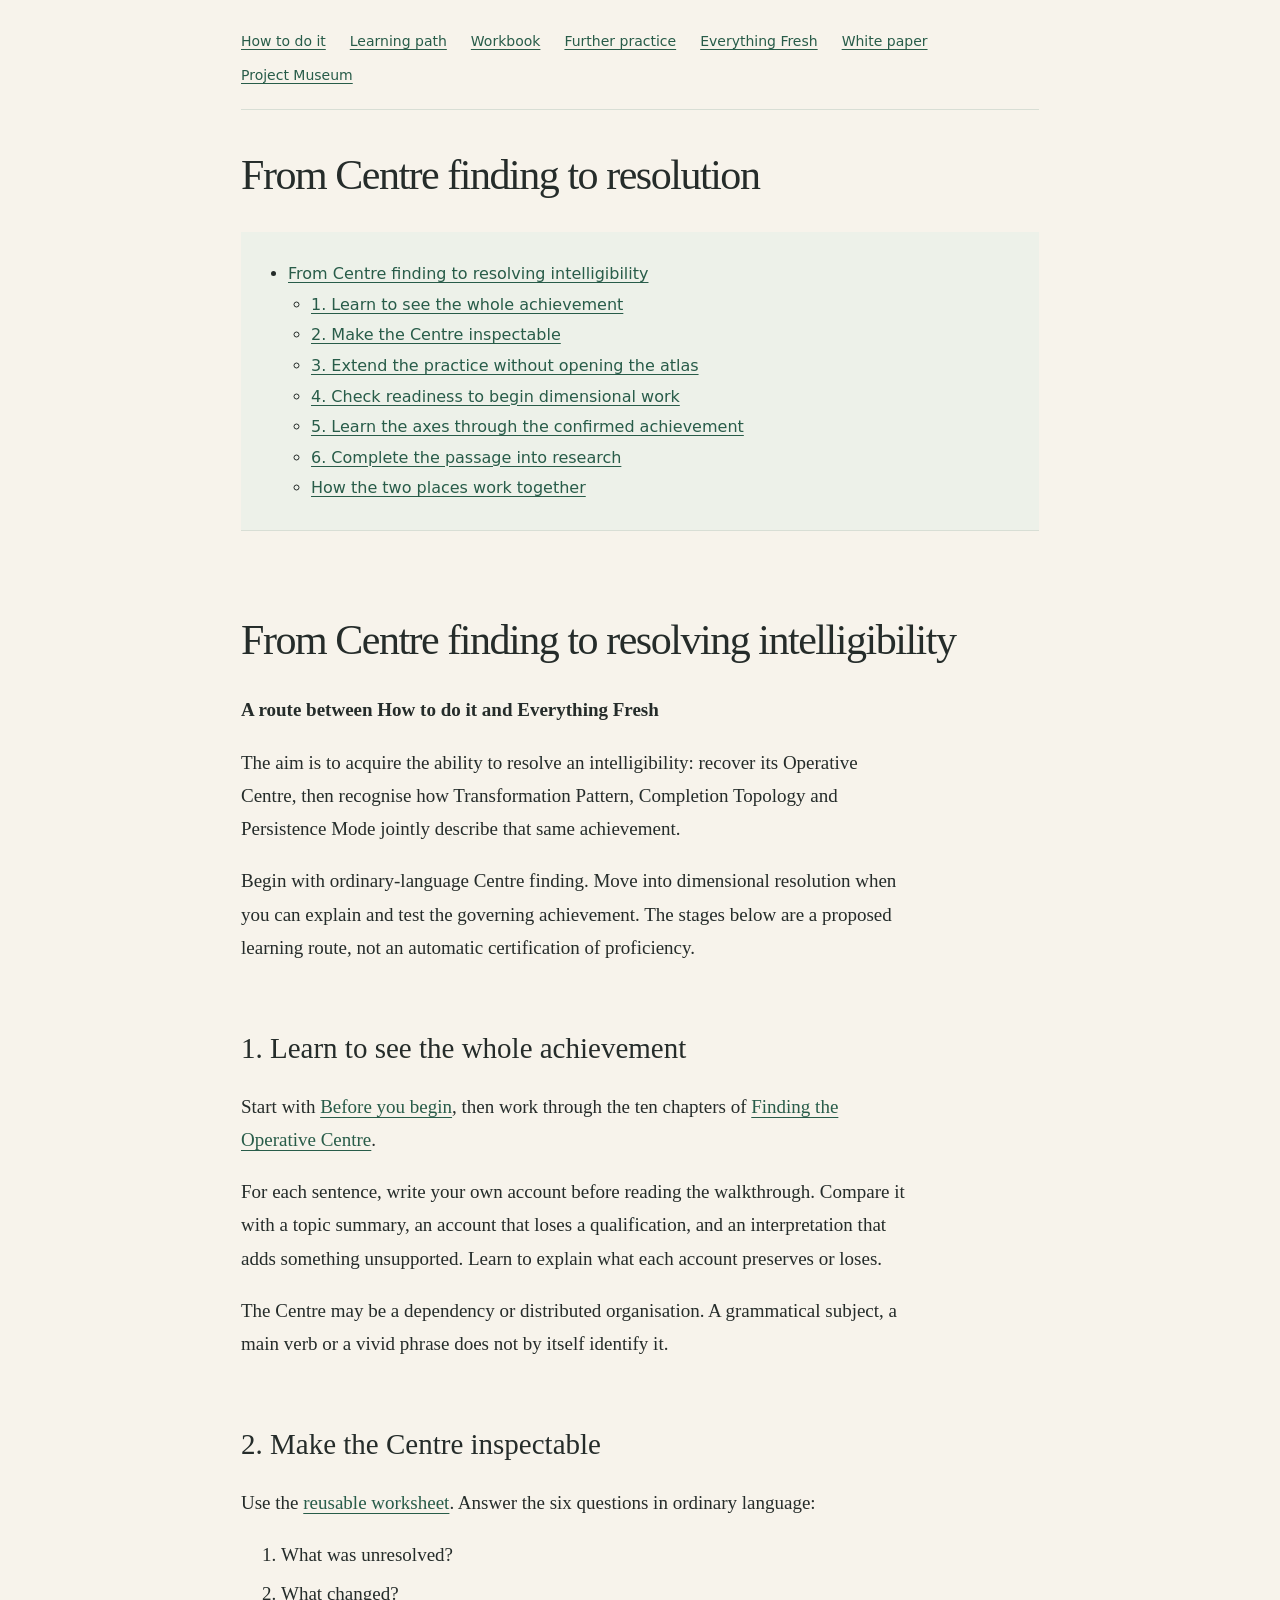
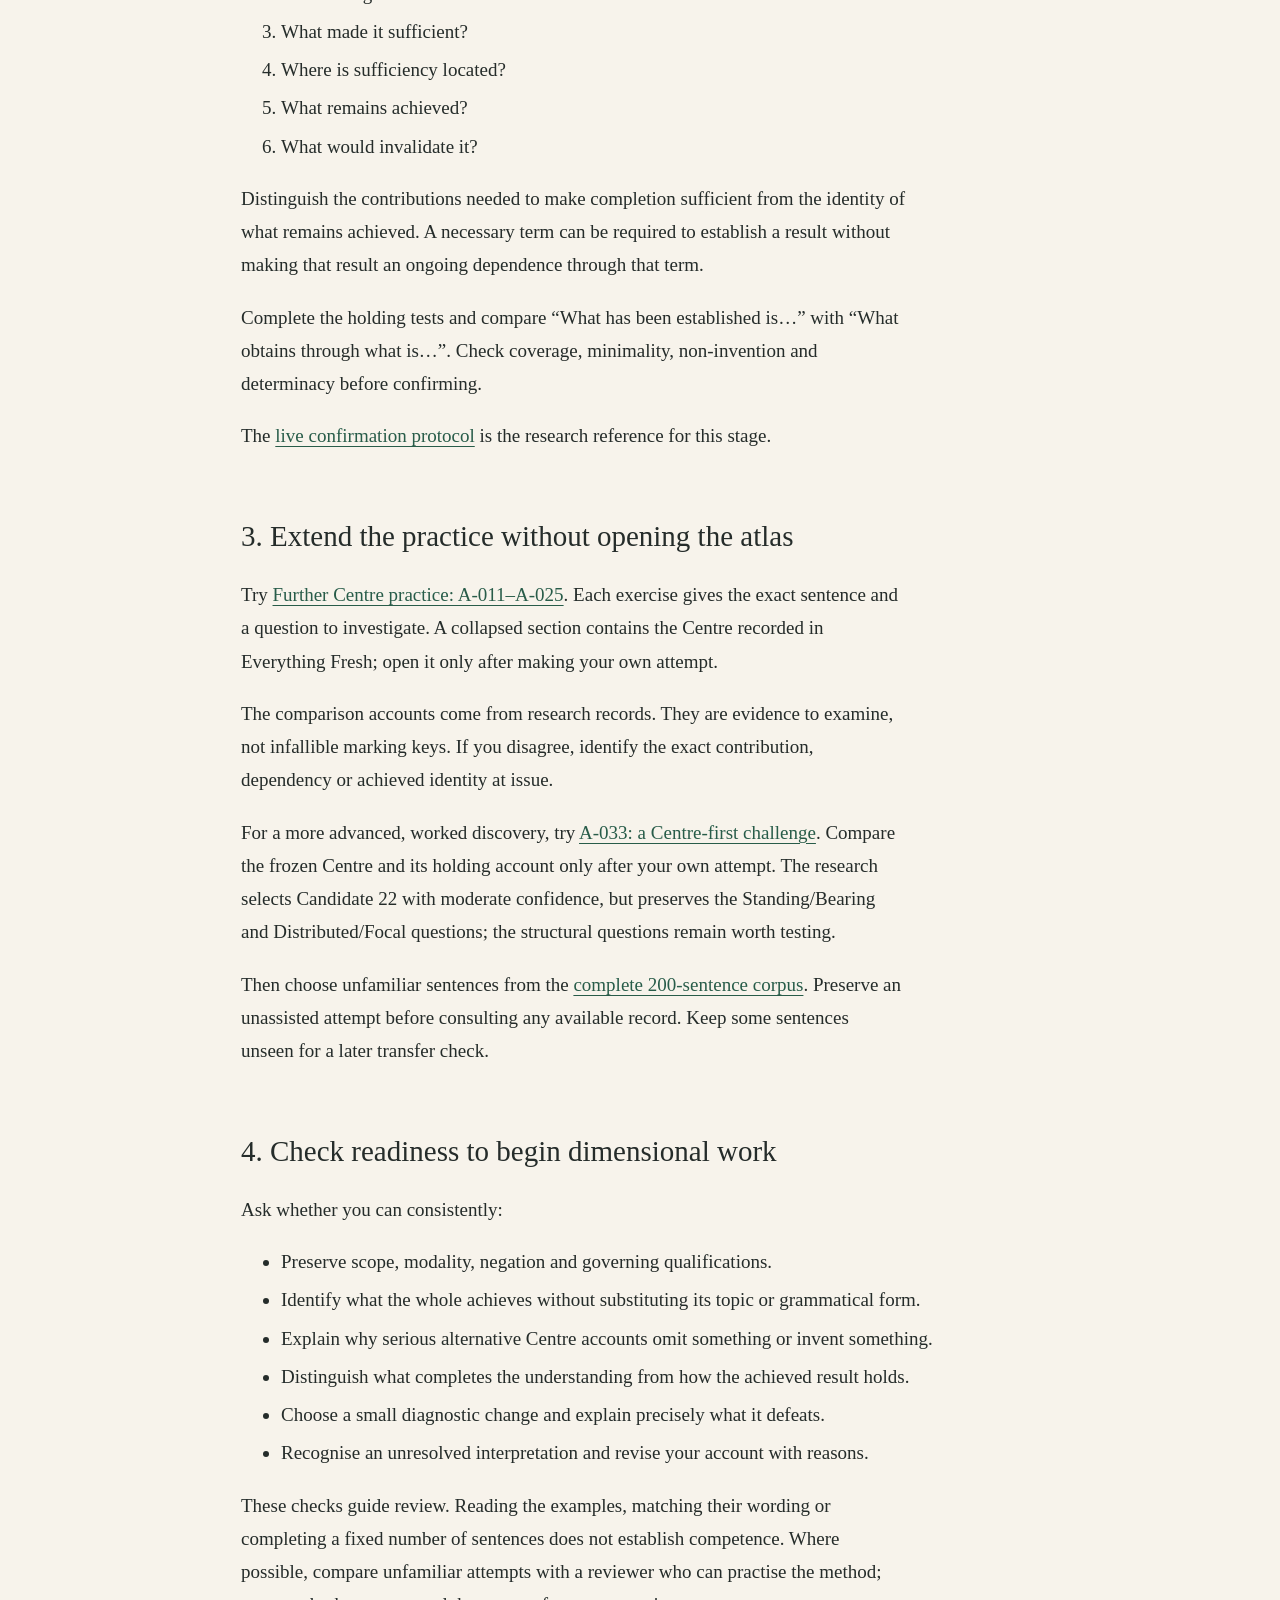
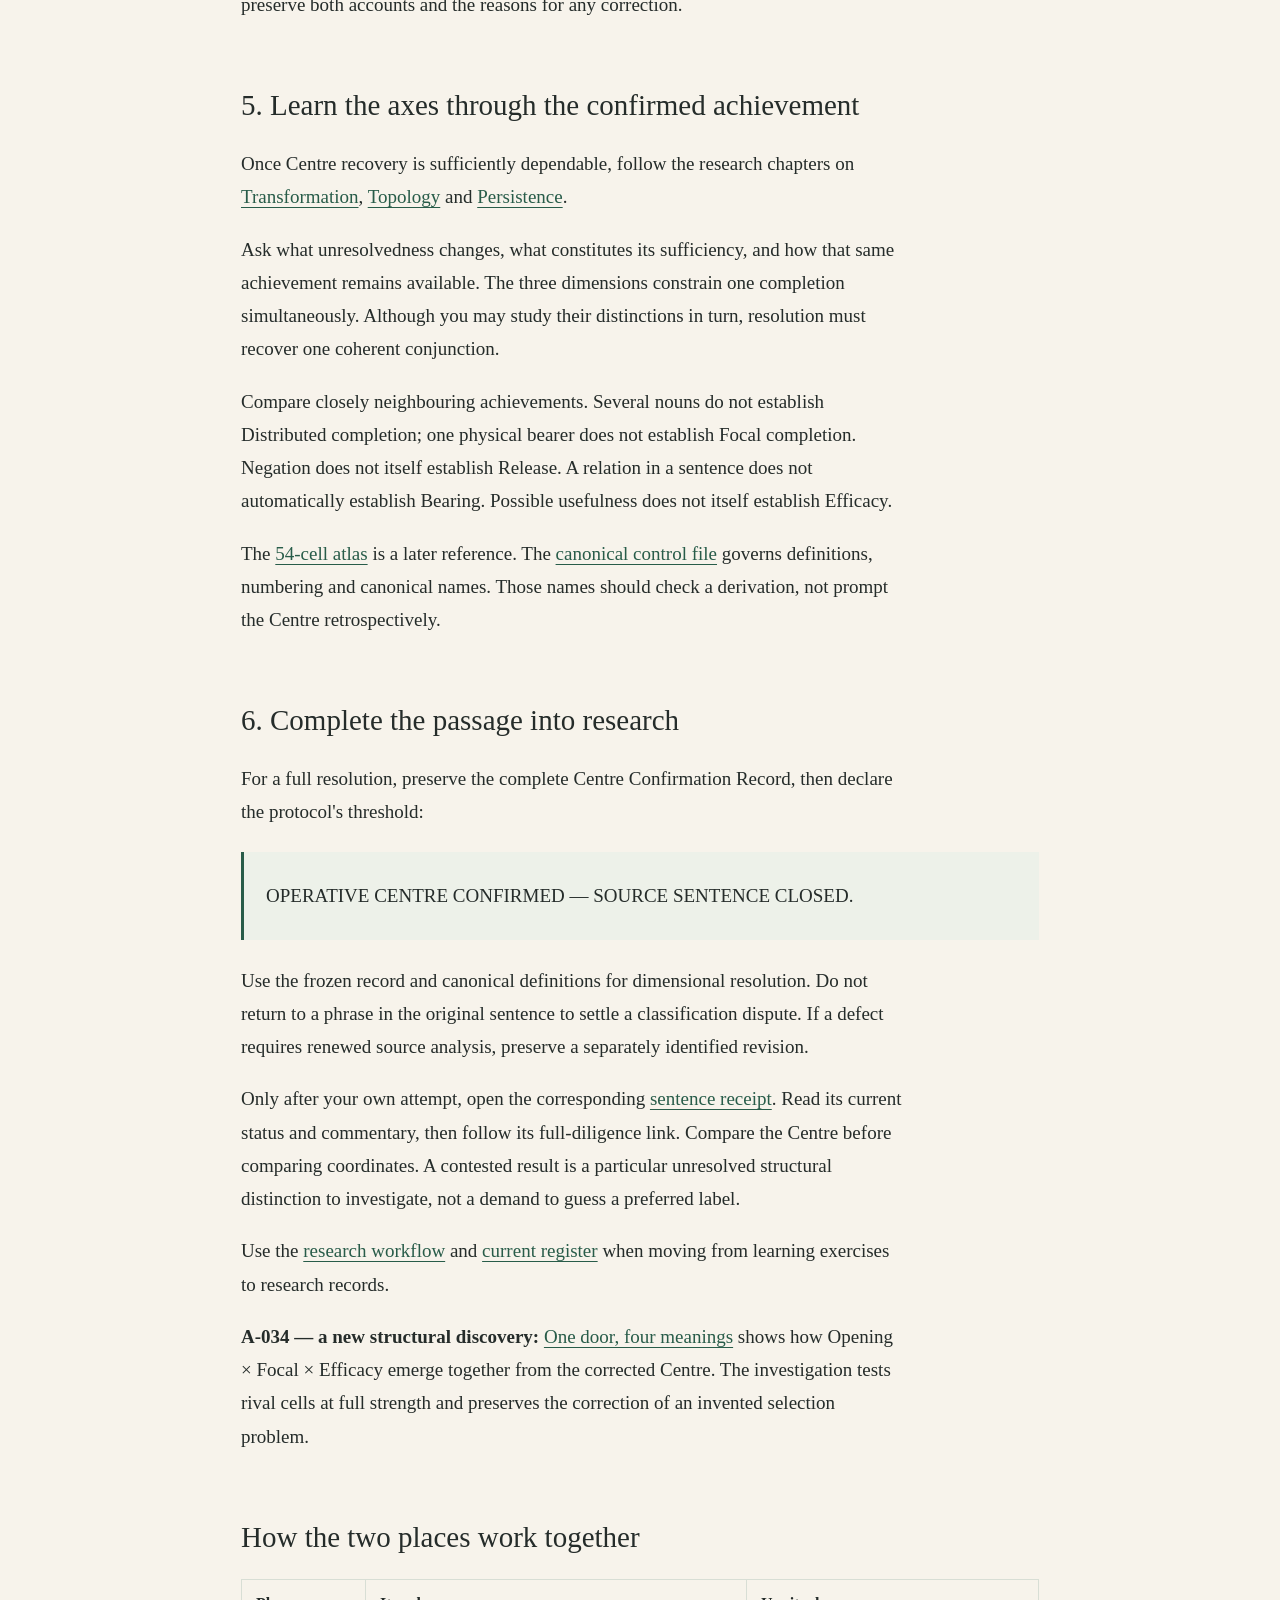
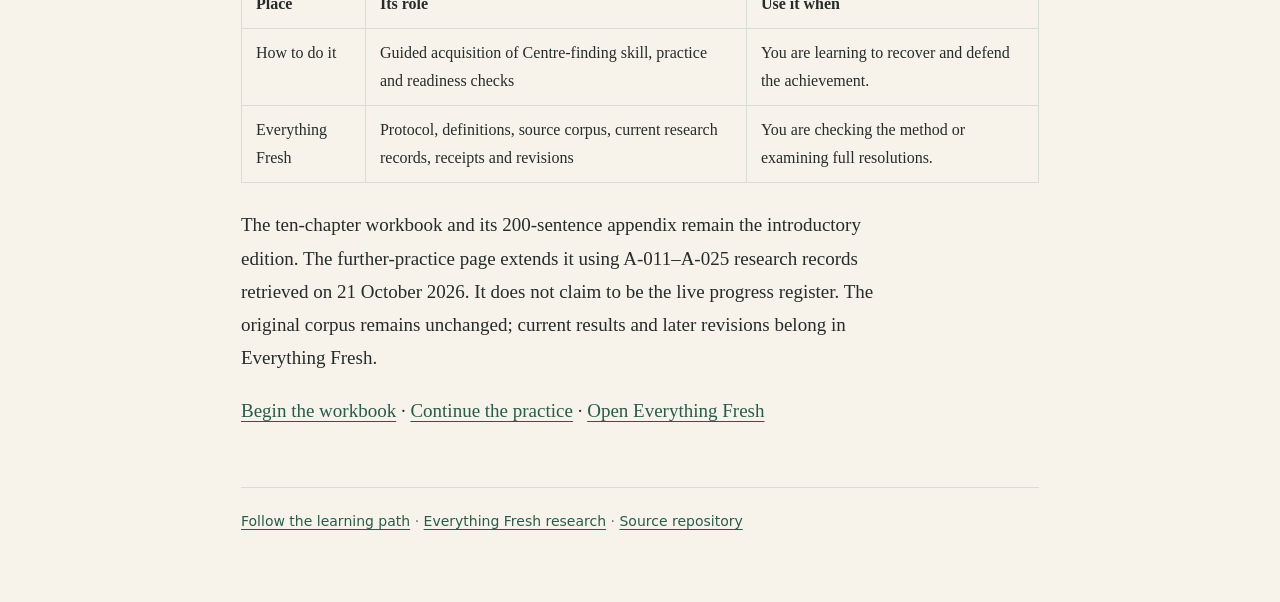
<file: learning-path.html>
<!DOCTYPE html>
<html xmlns="http://www.w3.org/1999/xhtml" lang="en" xml:lang="en">
<head>
  <meta charset="utf-8" />
  <meta name="generator" content="pandoc" />
  <meta name="viewport" content="width=device-width, initial-scale=1.0, user-scalable=yes" />
  <title>From Centre finding to resolution</title>
  <style>
    code{white-space: pre-wrap;}
    span.smallcaps{font-variant: small-caps;}
    div.columns{display: flex; gap: min(4vw, 1.5em);}
    div.column{flex: auto; overflow-x: auto;}
    div.hanging-indent{margin-left: 1.5em; text-indent: -1.5em;}
    /* The extra [class] is a hack that increases specificity enough to
       override a similar rule in reveal.js */
    ul.task-list[class]{list-style: none;}
    ul.task-list li input[type="checkbox"] {
      font-size: inherit;
      width: 0.8em;
      margin: 0 0.8em 0.2em -1.6em;
      vertical-align: middle;
    }
    .display.math{display: block; text-align: center; margin: 0.5rem auto;}
  </style>
  <link rel="stylesheet" href="style.css" />
</head>
<body><div class="reader"><nav aria-label="Main navigation"><a href="./">How to do it</a><a href="learning-path.html">Learning path</a><a href="workbook.html">Workbook</a><a href="continuing-practice.html">Further practice</a><a href="https://titanicparker.github.io/everything-fresh/">Everything Fresh</a><a href="white-paper.html">White paper</a><a href="https://titanicparker.github.io/">Project Museum</a></nav>
<header id="title-block-header">
<h1 class="title">From Centre finding to resolution</h1>
</header>
<nav id="TOC" role="doc-toc">
<ul>
<li><a href="#from-centre-finding-to-resolving-intelligibility"
id="toc-from-centre-finding-to-resolving-intelligibility">From Centre
finding to resolving intelligibility</a>
<ul>
<li><a href="#1-learn-to-see-the-whole-achievement"
id="toc-1-learn-to-see-the-whole-achievement">1. Learn to see the whole
achievement</a></li>
<li><a href="#2-make-the-centre-inspectable"
id="toc-2-make-the-centre-inspectable">2. Make the Centre
inspectable</a></li>
<li><a href="#3-extend-the-practice-without-opening-the-atlas"
id="toc-3-extend-the-practice-without-opening-the-atlas">3. Extend the
practice without opening the atlas</a></li>
<li><a href="#4-check-readiness-to-begin-dimensional-work"
id="toc-4-check-readiness-to-begin-dimensional-work">4. Check readiness
to begin dimensional work</a></li>
<li><a href="#5-learn-the-axes-through-the-confirmed-achievement"
id="toc-5-learn-the-axes-through-the-confirmed-achievement">5. Learn the
axes through the confirmed achievement</a></li>
<li><a href="#6-complete-the-passage-into-research"
id="toc-6-complete-the-passage-into-research">6. Complete the passage
into research</a></li>
<li><a href="#how-the-two-places-work-together"
id="toc-how-the-two-places-work-together">How the two places work
together</a></li>
</ul></li>
</ul>
</nav>
<h1 id="from-centre-finding-to-resolving-intelligibility">From Centre
finding to resolving intelligibility</h1>
<p><strong>A route between How to do it and Everything
Fresh</strong></p>
<p>The aim is to acquire the ability to resolve an intelligibility:
recover its Operative Centre, then recognise how Transformation Pattern,
Completion Topology and Persistence Mode jointly describe that same
achievement.</p>
<p>Begin with ordinary-language Centre finding. Move into dimensional
resolution when you can explain and test the governing achievement. The
stages below are a proposed learning route, not an automatic
certification of proficiency.</p>
<h2 id="1-learn-to-see-the-whole-achievement">1. Learn to see the whole
achievement</h2>
<p>Start with <a href="workbook.html#before-you-begin">Before you
begin</a>, then work through the ten chapters of <a
href="workbook.html">Finding the Operative Centre</a>.</p>
<p>For each sentence, write your own account before reading the
walkthrough. Compare it with a topic summary, an account that loses a
qualification, and an interpretation that adds something unsupported.
Learn to explain what each account preserves or loses.</p>
<p>The Centre may be a dependency or distributed organisation. A
grammatical subject, a main verb or a vivid phrase does not by itself
identify it.</p>
<h2 id="2-make-the-centre-inspectable">2. Make the Centre
inspectable</h2>
<p>Use the <a
href="workbook.html#your-reusable-centre-finding-worksheet">reusable
worksheet</a>. Answer the six questions in ordinary language:</p>
<ol type="1">
<li>What was unresolved?</li>
<li>What changed?</li>
<li>What made it sufficient?</li>
<li>Where is sufficiency located?</li>
<li>What remains achieved?</li>
<li>What would invalidate it?</li>
</ol>
<p>Distinguish the contributions needed to make completion sufficient
from the identity of what remains achieved. A necessary term can be
required to establish a result without making that result an ongoing
dependence through that term.</p>
<p>Complete the holding tests and compare “What has been established
is…” with “What obtains through what is…”. Check coverage, minimality,
non-invention and determinacy before confirming.</p>
<p>The <a
href="https://titanicparker.github.io/everything-fresh/confirmation-protocol.html">live
confirmation protocol</a> is the research reference for this stage.</p>
<h2 id="3-extend-the-practice-without-opening-the-atlas">3. Extend the
practice without opening the atlas</h2>
<p>Try <a href="continuing-practice.html">Further Centre practice:
A-011–A-025</a>. Each exercise gives the exact sentence and a question
to investigate. A collapsed section contains the Centre recorded in
Everything Fresh; open it only after making your own attempt.</p>
<p>The comparison accounts come from research records. They are evidence
to examine, not infallible marking keys. If you disagree, identify the
exact contribution, dependency or achieved identity at issue.</p>
<p>For a more advanced, worked discovery, try <a href="continuing-practice.html#a-033-an-additional-centre-first-challenge-collaborative-research">A-033: a Centre-first challenge</a>. Compare the frozen Centre and its holding account only after your own attempt. The research selects Candidate 22 with moderate confidence, but preserves the Standing/Bearing and Distributed/Focal questions; the structural questions remain worth testing.</p>
<p>Then choose unfamiliar sentences from the <a
href="workbook.html#appendix--the-complete-200-sentence-practice-corpus">complete
200-sentence corpus</a>. Preserve an unassisted attempt before
consulting any available record. Keep some sentences unseen for a later
transfer check.</p>
<h2 id="4-check-readiness-to-begin-dimensional-work">4. Check readiness
to begin dimensional work</h2>
<p>Ask whether you can consistently:</p>
<ul>
<li>Preserve scope, modality, negation and governing
qualifications.</li>
<li>Identify what the whole achieves without substituting its topic or
grammatical form.</li>
<li>Explain why serious alternative Centre accounts omit something or
invent something.</li>
<li>Distinguish what completes the understanding from how the achieved
result holds.</li>
<li>Choose a small diagnostic change and explain precisely what it
defeats.</li>
<li>Recognise an unresolved interpretation and revise your account with
reasons.</li>
</ul>
<p>These checks guide review. Reading the examples, matching their
wording or completing a fixed number of sentences does not establish
competence. Where possible, compare unfamiliar attempts with a reviewer
who can practise the method; preserve both accounts and the reasons for
any correction.</p>
<h2 id="5-learn-the-axes-through-the-confirmed-achievement">5. Learn the
axes through the confirmed achievement</h2>
<p>Once Centre recovery is sufficiently dependable, follow the research
chapters on <a
href="https://titanicparker.github.io/everything-fresh/06-transformations.html">Transformation</a>,
<a
href="https://titanicparker.github.io/everything-fresh/07-topologies.html">Topology</a>
and <a
href="https://titanicparker.github.io/everything-fresh/08-persistence.html">Persistence</a>.</p>
<p>Ask what unresolvedness changes, what constitutes its sufficiency,
and how that same achievement remains available. The three dimensions
constrain one completion simultaneously. Although you may study their
distinctions in turn, resolution must recover one coherent
conjunction.</p>
<p>Compare closely neighbouring achievements. Several nouns do not
establish Distributed completion; one physical bearer does not establish
Focal completion. Negation does not itself establish Release. A relation
in a sentence does not automatically establish Bearing. Possible
usefulness does not itself establish Efficacy.</p>
<p>The <a
href="https://titanicparker.github.io/everything-fresh/09-atlas.html">54-cell
atlas</a> is a later reference. The <a
href="https://github.com/TitanicParker/everything-fresh/blob/main/THE_54_CONTROL.md">canonical
control file</a> governs definitions, numbering and canonical names.
Those names should check a derivation, not prompt the Centre
retrospectively.</p>
<h2 id="6-complete-the-passage-into-research">6. Complete the passage
into research</h2>
<p>For a full resolution, preserve the complete Centre Confirmation
Record, then declare the protocol's threshold:</p>
<blockquote>
<p>OPERATIVE CENTRE CONFIRMED — SOURCE SENTENCE CLOSED.</p>
</blockquote>
<p>Use the frozen record and canonical definitions for dimensional
resolution. Do not return to a phrase in the original sentence to settle
a classification dispute. If a defect requires renewed source analysis,
preserve a separately identified revision.</p>
<p>Only after your own attempt, open the corresponding <a
href="https://titanicparker.github.io/everything-fresh/sentence-receipts.html">sentence
receipt</a>. Read its current status and commentary, then follow its
full-diligence link. Compare the Centre before comparing coordinates. A
contested result is a particular unresolved structural distinction to
investigate, not a demand to guess a preferred label.</p>
<p>Use the <a
href="https://titanicparker.github.io/everything-fresh/WORKFLOW.html">research
workflow</a> and <a
href="https://titanicparker.github.io/everything-fresh/RESOLUTION_REGISTER.html">current
register</a> when moving from learning exercises to research
records.</p>
<p><strong>A-034 — a new structural discovery:</strong> <a href="continuing-practice.html#a-034-one-door-four-meanings-find-the-three-axes-together">One door, four meanings</a> shows how Opening × Focal × Efficacy emerge together from the corrected Centre. The investigation tests rival cells at full strength and preserves the correction of an invented selection problem.</p>
<h2 id="how-the-two-places-work-together">How the two places work
together</h2>
<table>
<thead>
<tr class="header">
<th>Place</th>
<th>Its role</th>
<th>Use it when</th>
</tr>
</thead>
<tbody>
<tr class="odd">
<td>How to do it</td>
<td>Guided acquisition of Centre-finding skill, practice and readiness
checks</td>
<td>You are learning to recover and defend the achievement.</td>
</tr>
<tr class="even">
<td>Everything Fresh</td>
<td>Protocol, definitions, source corpus, current research records,
receipts and revisions</td>
<td>You are checking the method or examining full resolutions.</td>
</tr>
</tbody>
</table>
<p>The ten-chapter workbook and its 200-sentence appendix remain the
introductory edition. The further-practice page extends it using
A-011–A-025 research records retrieved on 21 October 2026. It does not
claim to be the live progress register. The original corpus remains
unchanged; current results and later revisions belong in Everything
Fresh.</p>
<p><a href="workbook.html">Begin the workbook</a> · <a
href="continuing-practice.html">Continue the practice</a> · <a
href="https://titanicparker.github.io/everything-fresh/">Open Everything
Fresh</a></p>
<footer><a href="learning-path.html">Follow the learning path</a> · <a href="https://titanicparker.github.io/everything-fresh/">Everything Fresh research</a> · <a href="https://github.com/TitanicParker/how-to-do-it">Source repository</a></footer></div></body>
</html>
</file>
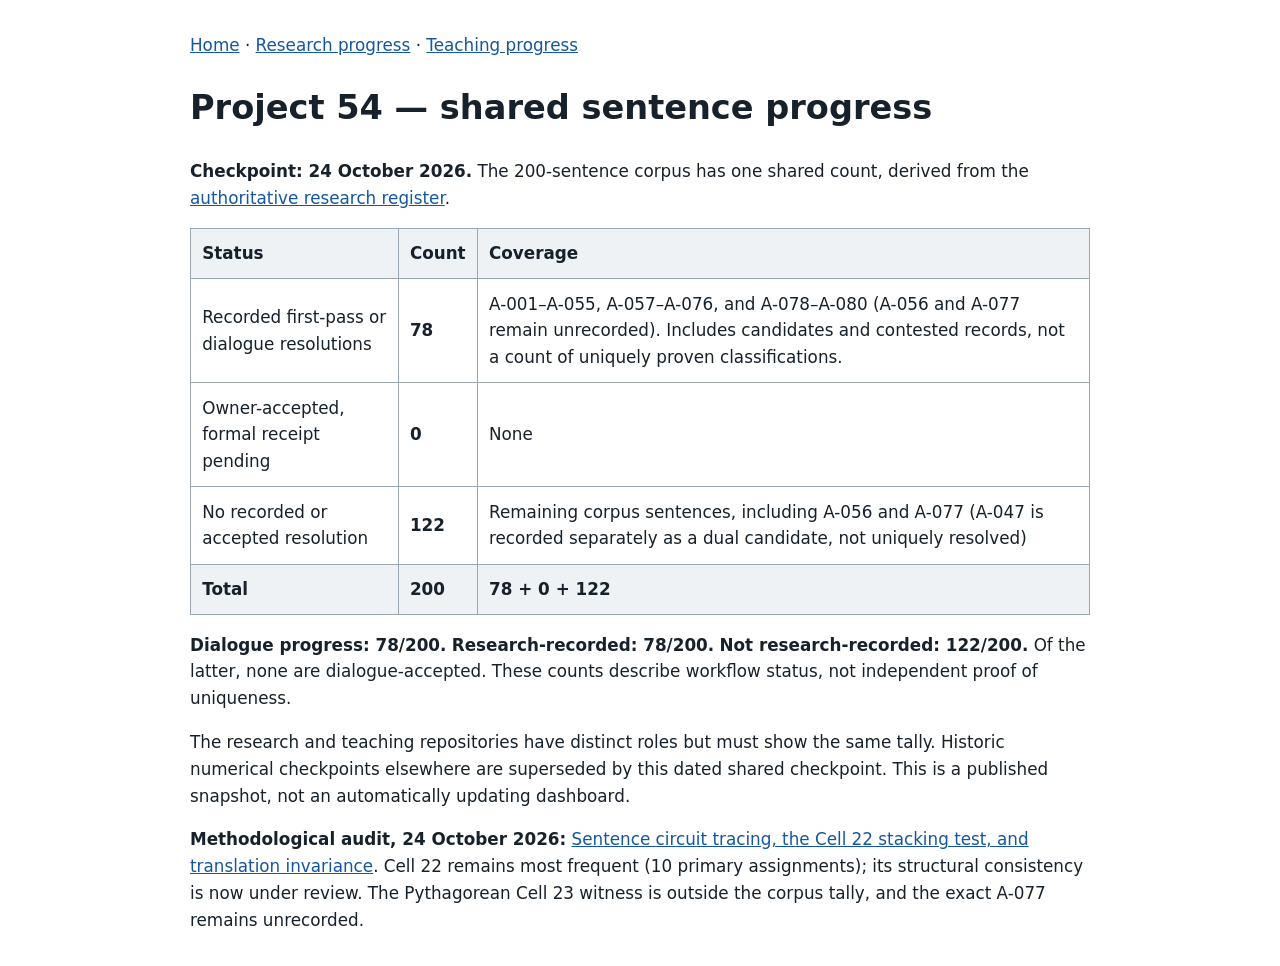
<file: progress.html>
<!doctype html><html lang="en"><head><meta charset="utf-8"><meta name="viewport" content="width=device-width,initial-scale=1"><title>Project 54 — shared sentence progress</title><style>body{font:1.05rem/1.6 system-ui,sans-serif;max-width:900px;margin:2rem auto;padding:0 1rem;color:#17212b}table{border-collapse:collapse;width:100%}th,td{border:1px solid #9aa7b3;padding:.7rem;text-align:left}th{background:#eef2f5}a{color:#1457a0}small{color:#495866}</style></head><body><nav><a href="index.html">Home</a> · <a href="https://titanicparker.github.io/everything-fresh/progress.html">Research progress</a> · <a href="https://titanicparker.github.io/how-to-do-it/progress.html">Teaching progress</a></nav><h1>Project 54 — shared sentence progress</h1><p><strong>Checkpoint: 24 October 2026.</strong> The 200-sentence corpus has one shared count, derived from the <a href="https://github.com/TitanicParker/everything-fresh/blob/main/laboratory/RESOLUTION_REGISTER.md">authoritative research register</a>.</p><table><thead><tr><th>Status</th><th>Count</th><th>Coverage</th></tr></thead><tbody><tr><td>Recorded first-pass or dialogue resolutions</td><td><strong>78</strong></td><td>A-001–A-055, A-057–A-076, and A-078–A-080 (A-056 and A-077 remain unrecorded). Includes candidates and contested records, not a count of uniquely proven classifications.</td></tr><tr><td>Owner-accepted, formal receipt pending</td><td><strong>0</strong></td><td>None</td></tr><tr><td>No recorded or accepted resolution</td><td><strong>122</strong></td><td>Remaining corpus sentences, including A-056 and A-077 (A-047 is recorded separately as a dual candidate, not uniquely resolved)</td></tr><tr><th>Total</th><th>200</th><th>78 + 0 + 122</th></tr></tbody></table><p><strong>Dialogue progress: 78/200.</strong> <strong>Research-recorded: 78/200.</strong> <strong>Not research-recorded: 122/200.</strong> Of the latter, none are dialogue-accepted. These counts describe workflow status, not independent proof of uniqueness.</p><p>The research and teaching repositories have distinct roles but must show the same tally. Historic numerical checkpoints elsewhere are superseded by this dated shared checkpoint. This is a published snapshot, not an automatically updating dashboard.</p><p><strong>Methodological audit, 24 October 2026:</strong> <a href="SENTENCE_CIRCUIT_AND_INVARIANCE_2026-10-24.md">Sentence circuit tracing, the Cell 22 stacking test, and translation invariance</a>. Cell 22 remains most frequent (10 primary assignments); its structural consistency is now under review. The Pythagorean Cell 23 witness is outside the corpus tally, and the exact A-077 remains unrecorded.</p></body></html>
</file>
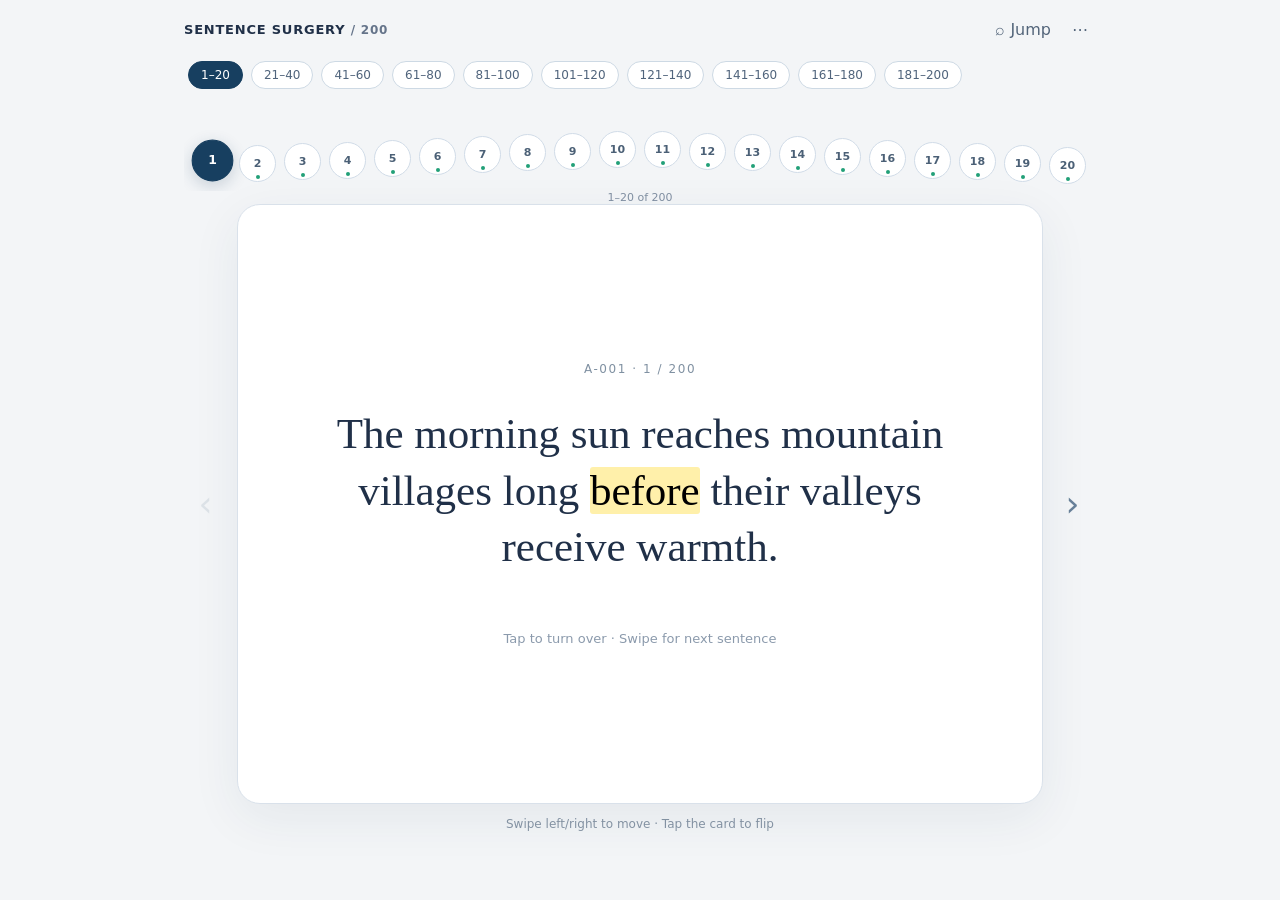
<file: project54_sentence_surgery_swipe.html>
<!doctype html><html lang="en"><head><meta charset="utf-8"><meta name="viewport" content="width=device-width,initial-scale=1,viewport-fit=cover"><title>Sentence Surgery · 200</title><style>
:root{font-family:system-ui,-apple-system,Segoe UI,sans-serif;color:#203048;background:#f3f5f7}*{box-sizing:border-box}body{margin:0;min-height:100dvh}.app{max-width:940px;margin:auto;padding:12px 14px 24px}.top{display:flex;align-items:center;justify-content:space-between;gap:8px;min-height:35px}.brand{font-size:13px;font-weight:700;letter-spacing:.06em}.small{font-size:12px;color:#65748a}.tools{display:flex;gap:5px}button,select{font:inherit}button{cursor:pointer}.tool{background:transparent;border:0;color:#53657a;padding:8px;border-radius:9px}.tool:hover,.tool:focus-visible{background:#e6edf4}.chapters{display:flex;align-items:center;justify-content:flex-start;gap:8px;margin:12px auto 0;overflow-x:auto;scrollbar-width:none;padding:2px 4px}.chapters::-webkit-scrollbar{display:none}.chapter{flex:0 0 auto;border:1px solid #cdd9e4;background:white;border-radius:999px;padding:6px 12px;font-size:12px;color:#50647c}.chapter.active{background:#173f60;color:white;border-color:#173f60}.arc-wrap{height:98px;position:relative;overflow:hidden;margin:2px 0 2px}.arc{display:flex;justify-content:center;gap:clamp(3px,1vw,8px);align-items:flex-end;height:91px;padding:0 4px}.bubble{width:clamp(28px,4.3vw,37px);height:clamp(28px,4.3vw,37px);flex:0 0 auto;border-radius:50%;border:1px solid #d1dce8;background:#fff;color:#4b6076;font-size:11px;font-weight:650;transform:translateY(var(--rise));transition:background .15s,transform .15s;position:relative}.bubble.active{background:#173f60;color:white;border-color:#173f60;transform:translateY(calc(var(--rise) - 5px)) scale(1.13);box-shadow:0 4px 14px #183b5d33}.bubble.done:not(.active):after{content:'';position:absolute;bottom:2px;left:calc(50% - 2px);width:4px;height:4px;background:#22a078;border-radius:50%}.range{font-size:11px;text-align:center;color:#8190a2;margin-top:-2px}.stage{display:grid;grid-template-columns:45px minmax(0,1fr) 45px;align-items:center;gap:8px}.arrow{width:43px;height:55px;border:0;background:transparent;font-size:35px;color:#68819a}.arrow:disabled{opacity:.15}.viewport{perspective:1600px;touch-action:pan-y;min-width:0}.flip-card{height:min(67dvh,600px);min-height:430px;position:relative;transform-style:preserve-3d;transition:transform .45s cubic-bezier(.2,.7,.2,1)}.flip-card.flipped{transform:rotateY(180deg)}.face{position:absolute;inset:0;backface-visibility:hidden;-webkit-backface-visibility:hidden;background:#fff;border:1px solid #d9e1ea;border-radius:23px;box-shadow:0 14px 50px #213c5c12;overflow:hidden}.front{display:flex;flex-direction:column;align-items:center;justify-content:center;padding:clamp(20px,5vw,62px);text-align:center;cursor:pointer}.index{font-size:12px;letter-spacing:.13em;color:#8091a2;text-transform:uppercase}.sentence{font-family:Georgia,serif;font-size:clamp(25px,4vw,43px);line-height:1.32;font-weight:400;max-width:700px;margin:30px 0}.hint{font-size:13px;color:#8b9aac;margin-top:25px}.back{transform:rotateY(180deg);display:flex;flex-direction:column;padding:18px 21px 16px}.back-head{display:flex;justify-content:space-between;align-items:center;gap:8px}.back-sentence{font-family:Georgia,serif;font-size:clamp(16px,2vw,21px);line-height:1.35;margin:12px 0 14px}.fields{overflow-y:auto;overscroll-behavior:contain;padding:0 3px 10px;display:grid;gap:10px}.field label{display:block;font-size:12px;font-weight:700;color:#3f5871;margin-bottom:4px}.field textarea,.field select{width:100%;border:1px solid #d6e0e9;border-radius:9px;background:#fafcfe;color:#24344a;font-size:14px;padding:9px 11px;resize:vertical;min-height:55px}.field select{min-height:40px}.back-foot{display:flex;justify-content:space-between;align-items:center;padding-top:10px;gap:8px}.flip-back{border:1px solid #d1dce8;background:#f8fafc;border-radius:9px;padding:7px 12px}.footer{text-align:center;font-size:12px;color:#8795a5;margin:13px 0}.menu{display:none;position:absolute;right:14px;top:48px;z-index:5;background:white;border:1px solid #d7e1eb;border-radius:13px;box-shadow:0 10px 30px #172d4333;padding:10px;min-width:180px}.menu.open{display:grid;gap:6px}.menu button{padding:10px;text-align:left;background:#f6f8fb;border:0;border-radius:8px}.menu input{display:none}.jump{position:fixed;inset:0;background:#0b1a2d88;display:none;align-items:center;justify-content:center;z-index:10;padding:20px}.jump.open{display:flex}.jump-box{background:white;border-radius:18px;padding:20px;max-width:420px;width:100%}.jump-box input{width:100%;padding:12px;border:1px solid #bdccdb;border-radius:10px;font-size:17px;margin:12px 0}.jump-actions{display:flex;justify-content:flex-end;gap:10px}.jump-actions button{border:1px solid #d1dce8;border-radius:9px;padding:8px 12px;background:#fff}mark{background:#fff0aa;border-radius:3px}@media(max-width:600px){.app{padding:8px 7px 18px}.stage{grid-template-columns:26px minmax(0,1fr) 26px;gap:2px}.arrow{width:26px;font-size:26px}.bubble{width:clamp(24px,4.5vw,31px);height:clamp(24px,4.5vw,31px);font-size:10px}.arc{gap:2px}.arc-wrap{height:76px}.arc{height:71px}.flip-card{height:68dvh;min-height:440px}.back{padding:13px}.front{padding:22px}.sentence{font-size:clamp(24px,6vw,36px)}.chapters{gap:5px}.chapter{padding:6px 9px;font-size:11px}}
</style></head><body><div class="app"><div class="top"><div class="brand">SENTENCE SURGERY <span class="small">/ 200</span></div><div class="tools"><button class="tool" id="jumpBtn" title="Jump to a sentence">⌕ Jump</button><button class="tool" id="menuBtn" title="Backup options">⋯</button></div></div><div id="menu" class="menu"><button id="export">Export backup</button><button id="import">Import backup</button><input type="file" id="importFile" accept=".json,application/json"><button id="resetFace">Show front</button></div><div class="chapters" id="chapters"></div><div class="arc-wrap"><div class="arc" id="arc"></div></div><div class="range" id="range"></div><div class="stage"><button class="arrow" id="prev" aria-label="Previous sentence">‹</button><div class="viewport" id="viewport"><div class="flip-card" id="flip"><section class="face front" id="front" role="button" tabindex="0" aria-label="Flip sentence card"><div class="index" id="frontId"></div><p class="sentence" id="sentence"></p><div class="hint">Tap to turn over · Swipe for next sentence</div></section><section class="face back" id="back"><div class="back-head"><span class="index" id="backId"></span><span class="small" id="saved">Saved locally</span></div><div class="back-sentence" id="backSentence"></div><div class="fields" id="fields"></div><div class="back-foot"><span class="small">Reading → Centre → Cell</span><button class="flip-back" id="flipBack">↶ Turn over</button></div></section></div></div><button class="arrow" id="next" aria-label="Next sentence">›</button></div><div class="footer" id="footer">Swipe left/right to move · Tap the card to flip</div></div><div class="jump" id="jump"><div class="jump-box"><strong>Go to a sentence</strong><p class="small">Enter 1–200 or A-001 / B-001</p><input id="jumpInput" placeholder="e.g. 21 or B-037" inputmode="text"><div class="jump-actions"><button id="cancelJump">Cancel</button><button id="doJump">Go</button></div></div></div><script>
const DEFAULT_RECORDS={"A-043":{"cell":"51","words":"Every … offers","remains":"Exhaustive assertion of access across every public library; working Settlement classification, uniqueness not proven.","where":"Across the entire quantified class of public libraries, not one focal library.","work":"Settlement × Distributed × Efficacy: universal closure proposed as the governing achievement; no previous unsettled case is narrated.","rival":"15 — Field distribution — “Available throughout.” (Opening × Distributed × Efficacy): offers access may govern, while every distributes the opening."},"A-041":{"cell":"","words":"can carry more weight than; in a courtroom (scope)","remains":"OPEN — provisional 05 Context-bound mark (“This here.”), Differentiation × Distributed × Bearing. Within a specified setting, one alternative can carry greater weight than another.","where":"The comparison survives deletion of the courtroom phrase; whether context governs or qualifies the operation is under examination.","work":"Cell 03 Boundary act (“This far.”) tested and disfavoured: no cutoff or threshold is enacted. 'Can' expresses possibility, not a courtroom decision.","rival":"OPEN: 05 — Context-bound mark — “This here.” provisional; 03 — Boundary act — “This far.” disfavoured; 20 — Pivoted balance — “Held in counterbalance.” and 08 — Graded contrast — “More and less.” remain rivals."},"A-036":{"cell":"22","words":"At dawn … return","remains":"The return is temporally situated at dawn; the list of cargo is secondary.","where":"Temporal relation of dawn and return, not a sequence among the listed objects.","work":"Relating × Distributed × Standing: the temporal placement is asserted; habitual recurrence is not guaranteed.","rival":"04 — Scope standing — “Within this.”; temporal placement alone does not prove daily repetition."},"A-037":{"cell":"12","words":"make … possible","remains":"One infrastructure enables many private mornings.","where":"The pipes are the focal enabling condition, not one of the outcomes.","work":"Opening × Focal × Efficacy: one system enables multiple possibilities.","rival":"42 — Role activation — “The whole can act.”; no specific composed whole acting is required."},"A-038":{"cell":"04","words":"No two … exactly the same","remains":"No pair of people brings exactly the same past into view.","where":"Universal pairwise non-identity, not a focal individual's difference.","work":"Differentiation × Distributed × Standing: the distinction stands across the quantified pairs.","rival":"01 — Focal mark — “This.” misses the universal pairwise scope."},"A-039":{"cell":"22","words":"once","remains":"The well's functions are placed in a former time relative to a later standpoint.","where":"Temporal anteriority governs both functions; comparison does not order them.","work":"Relating × Distributed × Standing: former and later temporal positions; sequence remains a live audit question.","rival":"20 — Pivoted balance — “Held in counterbalance.”; 'once' does not prove narrated sequence."},"A-040":{"cell":"19","words":"shades … who never met … planted it","remains":"An earlier planting bears upon grandchildren through the standing tree.","where":"One tree mediates bearing without personal acquaintance.","work":"Relating × Focal × Standing: established shade from one focal tree connects planter's act to later recipients.","rival":"22 — Sequential link — “Then.” tracks time but not the central bearing."},"A-035":{"remains":"Under a common influence, different recipients undergo distinct effects; polarity is not necessary.","where":"Across two recipient fields and their different operative consequences, not merely two mentioned objects.","cell":"6","words":"the same … one … another; nourishes / washes away","work":"Holds the source constant while distinct effects differentiate the recipients. Neither semantic polarity nor the literal word field decides the cell.","rival":"22 — Sequential link — Then. No sequence is asserted. 05 — Context-bound mark — This here. remains the neighbouring test."},"A-001":{"remains":"Morning sunlight reaches mountain villages substantially earlier than warmth reaches their own valleys; the completed achievement is that ordered temporal configuration.","where":"Across both arrivals and their substantial temporal separation. No isolated endpoint, grammatical subject or connective suffices.","cell":"22","words":"before","work":"Orders the village arrival of morning sunlight before the valleys' receipt of warmth; replacing it with 'after' reverses the order.","rival":"Cell 23 — Reciprocal shift — “Each changes the other.” (Relating × Distributed × Bearing); research rival, not confirmed."},"A-002":{"words":"yet","work":"Sets the river's indifference to national borders against nations' argument over its water; the concessive opposition defeats the expectation that borderlessness determines how the water is treated.","where":"Across both clauses, brought into opposition by 'yet'; neither the river's borderlessness nor the nations' argument alone completes the contrast.","remains":"The established opposition between the river's indifference to political borders and the nations' continuing contest over its water. The opposition stands without resolving the dispute.","cell":"7","rival":"Cell 05 — Context-bound mark — “This here.” (Differentiation × Distributed × Bearing), rejected: the completed achievement is opposed standing through defeated expectation, not merely a context-dependent distinction."},"A-003":{"remains":"Every forest floor is characterised as a densely active whole in which decay, nourishment and renewal participate together, expressed through the marketplace metaphor.","where":"Across the activities' joint contribution to the whole portrayal; the common physical setting alone does not complete it.","cell":"40"},"A-004":{"remains":"Somewhere in the source's tonight, an unspecified child will come to know that the moon follows nobody home; the projected achievement is acquisition of that determinate non-following knowledge.","where":"Around the particular projected acquisition by a child, with its content. The negative generality is what that child learns, not evidence that completion requires a spread of learning events or exhaustive case-by-case checks.","cell":"1"},"A-005":{"words":"by making","work":"Makes strangers' mutual usefulness the operative means of the city's growth; 'without introductions' is a qualifying detail.","where":"Across strangers' contributions as they become effective within the city as one functioning whole.","remains":"The city grows through functional integration of strangers into an effective urban whole.","cell":"42","rival":"Cell 24 — Relational cycle — “It keeps working between them.” (Relating × Distributed × Efficacy); rejected because the completed achievement is the city's growth as a whole, not merely the connections."},"A-006":{"remains":"The ocean's movement of heat between continents unobtrusively influences weather and harvests; its completed point is that consequential reach through heat transport.","where":"Across the transport's intercontinental span and specified consequences. One source's identity does not by itself complete that reach.","cell":"24"},"A-007":{"words":"carries instructions for negotiating","work":"Attributes a unified instructional endowment to one seed, articulated through guidance for soil, sunlight, insects and time.","where":"Across the differentiated guidance contributions constituting one instructional whole, though borne by a single seed.","remains":"The seed carries one organised instructional endowment whose guidance covers soil, sunlight, insects and time; execution is not asserted.","cell":"40","rival":"Cell 11 — Branching output — “Several ways forward.” (Opening × Focal × Bearing); rejected because the domains are conditions of guidance, not alternative branches. Cell 42 — Role activation — “The whole can act.” (Integration × Distributed × Efficacy) remains a capacity rival, but usability is not demonstrated."},"A-008":{"remains":"On the occasion of the bridge reopening, the two neighbourhoods regain their neighbouring connection before sunset; the achieved status is constituted by their relation to one another.","where":"Across the pair's restored relation and its temporal specification. No single neighbourhood completes the status alone.","cell":"23"},"A-009":{"remains":"People construct clocks for measuring time, then organise their lives around those same instruments; the achieved development is the instruments' consequential bearing on their makers' life organisation.","where":"Across the maker-to-instrument and instrument-to-life relations in their ordered development, not at a single isolated object or act.","cell":"24"},"A-010":{"remains":"A grandmother's recipe remains available through somebody's memory of knowledge that cannot be written down.","where":"The preservation of this recipe at its remembered unwritable support; no distributed network or sequence is required. The supporting person is unspecified, not interchangeable with unrelated memory.","cell":"20"},"A-011":{"remains":"The description of the desert as empty is corrected through its making every encounter more consequential.","cell":"35"},"A-012":{"remains":"The routes followed by migrating animals across the tundra predate every human map.","cell":"22"},"A-013":{"remains":"The first classroom question has the potential to redirect what everyone notices afterward.","cell":"21"},"A-014":{"words":"even","work":"Reactivates an implicit expectation about what counts as evidence and includes damaged pottery as an unexpectedly informative member.","where":"Across the implicitly invoked field of expected evidential sources, in which broken pottery is marked as an unexpected effective member.","remains":"Even broken pottery qualifies among sources that effectively tell archaeologists about ordinary past life.","cell":"6","rival":"Cell 20 — Pivoted balance — “The counterpart constitutes it.” (Relating × Focal × Bearing); rejected as governing because it captures evidential bearing but not the unexpected inclusion established by 'even'. Distributed topology remains open to independent testing."},"A-015":{"remains":"Attention is invited to the crowded station as hundreds of distinct journeys gathered at one shared platform.","cell":"37"},"A-016":{"remains":"The night sky's offering of ancient light to eyes opened this morning establishes a contrast between remote antiquity and recently opened seeing within their encounter.","cell":"5"},"A-017":{"remains":"Weather, labor, distance, scarcity and desire are gathered into the single expression of a market-price figure.","cell":"37"},"A-018":{"remains":"Every coastline is a provisional boundary constituted through the meeting of restless water and resistant land.","cell":"23"},"A-019":{"remains":"Repairing a bicycle restores usable motion as renewed practical possibilities for tomorrow, rather than physical movement alone.","cell":"30"},"A-020":{"remains":"Across the world's languages, divergent divisions of experience coexist with helping people recognise familiar situations, distinguishing variation in articulation from loss of recognisability.","cell":"5"},"A-021":{"remains":"At midnight, emergencies, recoveries, farewells and beginnings are gathered within one hospital under a common roof.","cell":"37"},"A-022":{"remains":"Rain brought by clouds to waiting fields is distinguished from human calendar scheduling: calendar consultation does not govern its arrival.","cell":"4"},"A-023":{"remains":"Disagreements in the smallest village may attain an intricacy determined as matching that of disagreements in capitals.","cell":"23"},"A-024":{"remains":"A lighthouse's greatest significance obtains under the condition that darkness makes the coastline difficult to distinguish.","cell":"20"},"A-025":{"remains":"Every map's selective omission serves to make other content easier to find.","cell":"12"},"A-026":{"remains":"A bee's visit to a flower makes an almost imperceptible difference to an orchard's future.","cell":"21"},"A-027":{"remains":"In some places, a distant footstep's enormous perceived scale is constituted through winter silence.","cell":"20"},"A-028":{"remains":"A new road changes travel jointly by shortening journeys and altering which towns people pass through.","cell":"21"},"A-029":{"remains":"Histories are present in the ground beneath a playground without any child's needing to know them, distinguishing their existence from the necessity of knowing.","cell":"4"},"A-030":{"remains":"A language's disappearance may make particular ways of noticing harder to inherit.","cell":"21"},"A-031":{"remains":"A judge's decision can persist beyond the room in which it was first spoken.","cell":"22"},"A-032":{"remains":"The mountain remains fixed while each climber discovers a different approach, distinguishing constancy of the object from variation in approaching it.","cell":"4"},"A-053":{"words":"more strongly than","work":"Establishes a graded comparison of governing influence: the unanswered message can hold greater sway than a ringing bell.","where":"In the comparative construction joining the two influences; removing or reversing it destroys or reverses the graded contrast.","remains":"An unanswered message can exert greater governing influence over an afternoon than a ringing bell; 'can' marks possibility, not inevitability.","cell":"8","rival":"Cell 05 — Context-bound mark — “This here.” (Differentiation × Distributed × Bearing); rejected in conversation. Release reading remains inferential."}};
const CELL_NAMES={"1":" — “02”","2":"Binary bearing — “This, not that.”","3":" — “04”","4":"Scope standing — “Within this.”","5":" — “06”","6":"Field separation — “These among these.”","7":" — “08”","8":"Graded contrast — “More and less.”","9":" — “10”","10":"An established point of entry made the situation accessible at its governing boundary. — “That entrance is available as the achieved avenue of access.”","11":"That connection constituted admission at the point where access had been withheld. — “Access obtains through the enabling connection and its validity.”","12":"The bottleneck became traversable, rather than merely identifiable as an entrance. — “The achieved result is the capacity to get through that point.”","13":"Availability extended across the relevant alternatives; an isolated opening could not establish the repertoire. — “The expanded set of options is available as a determinate result.”","14":"Access was established across the options through their respective qualifying conditions. — “The possibilities obtain through the conditions that make them available to their holders.”","15":"Continuation became possible throughout that span, without an intervening point defeating the extended reach. — “The result persists as an enlarged range of executable continuation.”","16":"The prohibition lost its governing force, and the possibilities were genuinely available. — “The formerly barred options stand as available possibilities.”","17":"The entitlement made permission unnecessary as the authority deciding admission. — “Access obtains through the holder’s valid entitlement.”","18":"Proceeding was feasible without approval retaining a veto over initiation. — “The achieved opening is an operative freedom to proceed independently of clearance.”","19":"The anchoring connection established where the focal term belongs relationally. — “That connection stands as the established relational determination.”","20":"The counterpart constituted what this term is in that relationship. — “The focal role exists through its bearing on that counterpart.”","21":"Its influence established a definite operative connection from that source to the resulting changes. — “The connection persists as that source’s accomplished power to set something in motion.”","22":"An established ordering across the journey. — “”","23":"Their cross-reference constituted those standings across the field; isolated descriptions could not settle them. — “The achieved standings exist through the configuration of constitutive bearings.”","24":"The pattern determined how changes propagate across the relevant system. — “The achieved result is the system’s consequential coupling.”","25":"The boundary ceased to decide which connections count, and the resulting arrangement was determinate. — “The cross-boundary arrangement stands as the accepted relational result.”","26":"Rank lost authority to settle their relationship, while their actual bearings constituted their standings. — “What they are to one another obtains through those actual bearings.”","27":"Direct responsiveness determined the exchange without the hierarchy deciding how influence must travel. — “Effects operate through that responsiveness without dependence on the command structure.”","28":"The correction at the decisive passage satisfied the operative criterion of correctness. — “The corrected formulation is available as the result.”","29":"The focal item aligned with what it had to match. — “Its correctness consists in the achieved fit with that counterpart or requirement.”","30":"Correct operation was restored at the point whose failure governed the result. — “The repair remains as the component’s restored functioning.”","31":"The corrections resolved the inconsistency across the implicated passages, rather than improving an isolated statement. — “The consistent corrected account is available as the completed result.”","32":"Their interfaces agreed across the relevant assembly; independently corrected parts could still fail to match. — “Their corrected alignment obtains through the matching relations among them.”","33":"The repaired operation worked from end to end, without an unresolved failure defeating the process. — “The result remains as reliable functioning across the system.”","34":"The error lost its shaping authority, and the result satisfied the operative criterion of soundness. — “The sound corrected organization stands as the result.”","35":"Actual need constituted correctness without the inherited rule dictating the design. — “The achieved adequacy exists through the design’s fit with that need.”","36":"Proper operation became possible without the workaround having to offset the fault. — “The repair remains as functioning independent of that compensating routine.”","37":"The centre constituted their common membership and determinate arrangement as one whole. — “The centralized organization is available as the integrated result.”","38":"Their common bearing on that anchor constituted their unity. — “The whole obtains through the anchoring support that makes it coherent.”","39":"The centre organized their roles into an operative joint capacity. — “The integration remains as the capacity to act as one through that centre.”","40":"Their organization established how the parts compose the whole across its structure. — “The articulated organization stands as the completed whole.”","41":"Their interlocking supports constituted the whole; no independently secure part could provide its coherence. — “The whole obtains through those sustaining relations among its parts.”","42":"Complementary roles enabled joint performance across the undertaking. — “The integration remains as an accomplished capacity to work as a team.”","43":"Inherited divisions ceased to determine membership and organization, and a determinate whole took shape. — “The achieved whole is available in its established structure.”","44":"Those bonds constituted coherence without inherited divisions deciding who belongs. — “Their unity obtains through the commitments and supports that bind them.”","45":"Coordinated work became possible without departmental claims dictating the allocation of every task. — “The result remains as a joint capacity that territorial divisions cannot fragment.”","46":"The answer discharged the demand at its decisive point. — “The final determination is available as the settled result.”","47":"The proposed resolution met those terms and thereby discharged the operative claim. — “Its status as a settlement obtains through that agreement and its terms.”","48":"The instruction ended the need to choose by determining the next action. — “The settlement remains as an operative directive for continuation.”","49":"The account discharged the demands across their relevant range, including their interconnections. — “The complete account is available as the settled result.”","50":"Their mutual recognition constituted closure across the relevant claims. — “The settlement obtains through that shared recognition of what has been agreed.”","51":"Actionable directions covered the undertaking’s stages without leaving a choice that interrupts continuation. — “The settlement remains as guidance governing the course from start to finish.”","52":"The matter acquired definitive closure despite the objections’ continued existence. — “The closure itself is available as the settled result.”","53":"Discharge within their account deprived the former claims of further demanding force. — “Their being quits obtains through the settled balance between their obligations and discharge.”","54":"No unresolved uptake required a return to the issue before proceeding. — “The settlement remains as freedom to continue without renewed adjudication.”"};
const SENTENCES=[{"id":"A-001","sentence":"The morning sun reaches mountain villages long before their valleys receive warmth."},{"id":"A-002","sentence":"A river remembers no borders, yet nations argue over its water."},{"id":"A-003","sentence":"Every forest floor is a crowded marketplace of decay, nourishment, and renewal."},{"id":"A-004","sentence":"Somewhere tonight, a child will learn the moon follows no one home."},{"id":"A-005","sentence":"Cities grow by making strangers useful to one another without introductions."},{"id":"A-006","sentence":"The ocean moves heat between continents, quietly shaping weather and harvests."},{"id":"A-007","sentence":"A single seed carries instructions for negotiating soil, sunlight, insects, and time."},{"id":"A-008","sentence":"When the bridge reopened, two neighborhoods became neighbors again before sunset."},{"id":"A-009","sentence":"We built clocks to measure time, then arranged our lives around them."},{"id":"A-010","sentence":"A grandmother's recipe survives because somebody remembers what cannot be written down."},{"id":"A-011","sentence":"The desert is not empty; it simply makes every encounter more consequential."},{"id":"A-012","sentence":"Across the tundra, migrating animals follow routes older than any human map."},{"id":"A-013","sentence":"The first question in a classroom can change what everyone notices afterward."},{"id":"A-014","sentence":"Even broken pottery tells archaeologists how ordinary hands once held their world."},{"id":"A-015","sentence":"Listen closely: a crowded station contains hundreds of journeys sharing one platform."},{"id":"A-016","sentence":"The night sky offers ancient light to eyes that opened this morning."},{"id":"A-017","sentence":"A market price gathers weather, labor, distance, scarcity, and desire into one figure."},{"id":"A-018","sentence":"Every coastline is a temporary agreement between restless water and resistant land."},{"id":"A-019","sentence":"Someone repairing a bicycle restores more than motion; they restore tomorrow's possibilities."},{"id":"A-020","sentence":"The world's languages divide experience differently while helping people recognize familiar situations."},{"id":"A-021","sentence":"A hospital at midnight holds emergencies, recoveries, farewells, and beginnings under one roof."},{"id":"A-022","sentence":"Clouds do not consult calendars before bringing rain to waiting fields."},{"id":"A-023","sentence":"The smallest village may contain disagreements as intricate as those of capitals."},{"id":"A-024","sentence":"A lighthouse matters most when darkness makes the coastline difficult to distinguish."},{"id":"A-025","sentence":"Every map leaves something out so that something else becomes easier to find."},{"id":"A-026","sentence":"The bee visits a flower, and an orchard's future changes almost invisibly."},{"id":"A-027","sentence":"There are places where winter silence makes a distant footstep sound enormous."},{"id":"A-028","sentence":"A new road shortens journeys while changing which towns people pass through."},{"id":"A-029","sentence":"The earth beneath a playground contains histories no child needs to know."},{"id":"A-030","sentence":"When a language disappears, particular ways of noticing may become harder to inherit."},{"id":"A-031","sentence":"A judge's decision can outlast the room where it was first spoken."},{"id":"A-032","sentence":"The mountain does not move, but every climber discovers a different approach."},{"id":"A-033","sentence":"Trade winds helped connect distant shores long before airplanes crossed the oceans."},{"id":"A-034","sentence":"An open door can mean welcome, escape, opportunity, or a forgotten obligation."},{"id":"A-035","sentence":"The same rain nourishes one field and washes another field away."},{"id":"A-036","sentence":"At dawn, fishing boats return with food, stories, debts, and weather reports."},{"id":"A-037","sentence":"A city's water pipes make millions of private mornings possible without ceremony."},{"id":"A-038","sentence":"No two people standing together bring exactly the same past into view."},{"id":"A-039","sentence":"The village well once organized meetings as surely as it supplied water."},{"id":"A-040","sentence":"An old tree shades grandchildren who never met the person who planted it."},{"id":"A-041","sentence":"In a courtroom, a small distinction can redirect the course of lives."},{"id":"A-042","sentence":"The coral reef shelters creatures whose survival depends upon countless close relationships."},{"id":"A-043","sentence":"Every public library offers strangers access to work completed by absent minds."},{"id":"A-044","sentence":"A lost key changes the meaning of an otherwise ordinary locked door."},{"id":"A-045","sentence":"The stars remain visible in deserts where city lights conceal their patterns."},{"id":"A-046","sentence":"A farmer reads the soil through texture, smell, memory, and changing seasons."},{"id":"A-047","sentence":"The world's busiest ports turn distant intentions into containers moving across oceans."},{"id":"A-048","sentence":"A song crossing generations may retain its shape while gathering new associations."},{"id":"A-049","sentence":"The first snowfall makes familiar streets newly visible by hiding their details."},{"id":"A-050","sentence":"A treaty is paper until people organize their conduct around its promises."},{"id":"A-051","sentence":"The human body repairs small injuries without asking permission from conscious thought."},{"id":"A-052","sentence":"Where rivers meet, sediment builds ground that neither river could build alone."},{"id":"A-053","sentence":"An unanswered message can govern an afternoon more strongly than a ringing bell."},{"id":"A-054","sentence":"The classroom becomes quieter when the difficult idea finally finds a clear example."},{"id":"A-055","sentence":"A compass points north, but travelers must still decide where to go."},{"id":"A-056","sentence":"Every harvest joins patient cultivation with conditions no farmer can command entirely."},{"id":"A-057","sentence":"The old harbor became a park, and the city's edge changed purpose."},{"id":"A-058","sentence":"A telescope extends sight without removing the need to interpret what appears."},{"id":"A-059","sentence":"The world contains more unfinished conversations than any archive could possibly preserve."},{"id":"A-060","sentence":"A newborn recognizes rhythms before learning the names of the people nearby."},{"id":"A-061","sentence":"When the power fails, invisible networks suddenly become visible through their absence."},{"id":"A-062","sentence":"The mountain pass connects communities during summer and separates them through winter."},{"id":"A-063","sentence":"A recipe changes when ingredients travel, yet dinner still gathers people together."},{"id":"A-064","sentence":"At low tide, hidden rock pools briefly become neighborhoods open to inspection."},{"id":"A-065","sentence":"The first bridge across a river changes both banks without moving either."},{"id":"A-066","sentence":"A museum preserves objects, but visitors must reconstruct the lives around them."},{"id":"A-067","sentence":"Under city pavement, roots and pipes compete for space without ever meeting."},{"id":"A-068","sentence":"A child learns fairness partly by noticing when the rules change unexpectedly."},{"id":"A-069","sentence":"The newspaper headline compresses complicated events into a doorway for public attention."},{"id":"A-070","sentence":"A drought begins in missing rain and continues through prices, choices, and migrations."},{"id":"A-071","sentence":"An apology cannot reverse yesterday, but it can alter tomorrow's relationship."},{"id":"A-072","sentence":"The train timetable coordinates thousands of decisions made by people who never meet."},{"id":"A-073","sentence":"In spring, a vacant lot becomes a garden through many small commitments."},{"id":"A-074","sentence":"A mountain village measures distance in effort where maps measure it in kilometers."},{"id":"A-075","sentence":"A broken promise can remain active long after its words are forgotten."},{"id":"A-076","sentence":"Every scientific instrument makes certain differences detectable while leaving others beyond its reach."},{"id":"A-077","sentence":"The harbor fog erases landmarks, forcing sailors to trust other forms of guidance."},{"id":"A-078","sentence":"A crowded dinner table can hold several histories inside one shared conversation."},{"id":"A-079","sentence":"The oldest rocks on earth preserve traces of conditions nobody witnessed directly."},{"id":"A-080","sentence":"An election changes who may decide, even when the buildings remain unchanged."},{"id":"A-081","sentence":"Birdsong announces territory, attracts companions, and becomes morning music to human listeners."},{"id":"A-082","sentence":"A bridge under repair reminds commuters how much ordinary life depends on maintenance."},{"id":"A-083","sentence":"The marketplace falls silent at closing, but its agreements continue elsewhere overnight."},{"id":"A-084","sentence":"A shoreline village learns the sea through gifts, warnings, losses, and returns."},{"id":"A-085","sentence":"When children invent a game, they also invent what counts as winning."},{"id":"A-086","sentence":"The world's glaciers move slowly while transforming valleys over spans beyond memory."},{"id":"A-087","sentence":"A shared meal can settle an argument without anyone declaring a formal victory."},{"id":"A-088","sentence":"The traffic light turns green, and separate journeys briefly coordinate their movements."},{"id":"A-089","sentence":"An abandoned factory may become housing, carrying traces of labor into domestic life."},{"id":"A-090","sentence":"The night nurse notices changes that daytime visitors might never recognize as important."},{"id":"A-091","sentence":"A dictionary records words, but conversation keeps finding uses no definition anticipated."},{"id":"A-092","sentence":"When a fence comes down, a field becomes a different kind of place."},{"id":"A-093","sentence":"The earthquake lasted seconds; rebuilding the neighborhood may take an entire generation."},{"id":"A-094","sentence":"An island's isolation can protect unusual life while making resources difficult to replace."},{"id":"A-095","sentence":"The first page of a book asks readers to enter an unfamiliar order."},{"id":"A-096","sentence":"A river delta grows where moving water finally releases what it carried."},{"id":"A-097","sentence":"Public trust accumulates through repeated actions and can vanish after one betrayal."},{"id":"A-098","sentence":"A child's drawing makes a familiar house visible through unfamiliar proportions and priorities."},{"id":"A-099","sentence":"Every evening, millions of lights reveal settlements that daylight conceals within landscapes."},{"id":"A-100","sentence":"The world continues through countless small completions, each making another beginning possible."},{"id":"B-001","sentence":"An object moving at constant velocity continues in a straight line unless a net external force acts on it."},{"id":"B-002","sentence":"The acceleration of an object equals the net force on it divided by its mass when the mass is constant."},{"id":"B-003","sentence":"For every force one object exerts on another, the second object exerts an equal and opposite force on the first."},{"id":"B-004","sentence":"The gravitational attraction between two point masses decreases with the square of the distance between them."},{"id":"B-005","sentence":"In an isolated system, total energy remains constant even when energy changes form."},{"id":"B-006","sentence":"Light travels more slowly through ordinary glass than through a vacuum."},{"id":"B-007","sentence":"A sound wave travels through air by producing successive regions of compression and rarefaction."},{"id":"B-008","sentence":"Increasing the temperature of a metal rod generally causes it to expand."},{"id":"B-009","sentence":"A moving electric charge experiences a magnetic force when its motion has a component perpendicular to a magnetic field."},{"id":"B-010","sentence":"The pressure of a gas increases when its volume decreases at constant temperature and fixed gas quantity."},{"id":"B-011","sentence":"At chemical equilibrium, the forward and reverse reactions occur at equal rates."},{"id":"B-012","sentence":"Adding a reactant to a system at equilibrium can shift its composition toward products when other conditions remain fixed."},{"id":"B-013","sentence":"An acid donates a proton to a base in a Brønsted–Lowry acid–base reaction."},{"id":"B-014","sentence":"Water molecules form hydrogen bonds with nearby water molecules."},{"id":"B-015","sentence":"Sodium chloride dissolves in water as sodium and chloride ions become surrounded by water molecules."},{"id":"B-016","sentence":"A catalyst speeds a reaction by providing a pathway with a lower activation energy."},{"id":"B-017","sentence":"The pH of an aqueous solution decreases as its hydrogen ion activity increases."},{"id":"B-018","sentence":"Carbon atoms can form stable chains because they make strong covalent bonds with other carbon atoms."},{"id":"B-019","sentence":"An oxidation reaction involves the loss of electrons by a chemical species."},{"id":"B-020","sentence":"At constant pressure, a pure substance boils when its vapor pressure equals the surrounding pressure."},{"id":"B-021","sentence":"Cells use ribosomes to assemble proteins from amino acids according to messenger RNA sequences."},{"id":"B-022","sentence":"During DNA replication, each new DNA double helix normally contains one original strand and one newly synthesized strand."},{"id":"B-023","sentence":"Natural selection can increase the frequency of inherited traits that improve reproductive success in a particular environment."},{"id":"B-024","sentence":"Most plants use light energy to convert carbon dioxide and water into sugars during photosynthesis."},{"id":"B-025","sentence":"Enzymes accelerate biochemical reactions without being permanently consumed by those reactions."},{"id":"B-026","sentence":"A cell membrane regulates the movement of substances between the cell and its surroundings."},{"id":"B-027","sentence":"Meiosis produces cells with half the chromosome number of the original diploid cell in typical sexual life cycles."},{"id":"B-028","sentence":"Mutations introduce changes into DNA sequences that can be passed to daughter cells."},{"id":"B-029","sentence":"Many bacteria reproduce by dividing one cell into two daughter cells."},{"id":"B-030","sentence":"In multicellular organisms, specialized cells perform different functions through differences in gene expression."},{"id":"B-031","sentence":"Earth orbits the Sun approximately once every year."},{"id":"B-032","sentence":"The Moon's changing phases result from the changing portion of its sunlit half visible from Earth."},{"id":"B-033","sentence":"Stars produce much of their energy by fusing lighter atomic nuclei into heavier ones."},{"id":"B-034","sentence":"The Sun's gravity keeps the planets in bound orbits around it."},{"id":"B-035","sentence":"Light from distant galaxies is generally redshifted as the universe expands."},{"id":"B-036","sentence":"A black hole has an event horizon beyond which light cannot escape to distant observers."},{"id":"B-037","sentence":"The cosmic microwave background is radiation left over from an early hot phase of the universe."},{"id":"B-038","sentence":"A planet transiting its star can cause a small, periodic decrease in the star's observed brightness."},{"id":"B-039","sentence":"The seasons on Earth arise mainly from the tilt of Earth's rotation axis relative to its orbit."},{"id":"B-040","sentence":"A star's apparent brightness depends on both its luminosity and its distance from the observer."},{"id":"B-041","sentence":"Tectonic plates move slowly relative to one another across Earth's surface."},{"id":"B-042","sentence":"Earthquakes occur when stored elastic strain is suddenly released along a fault."},{"id":"B-043","sentence":"Igneous rock forms when molten rock cools and solidifies."},{"id":"B-044","sentence":"Sedimentary layers often preserve a record of the environments in which their sediments accumulated."},{"id":"B-045","sentence":"Water expands as it freezes, allowing ice to widen cracks in rocks."},{"id":"B-046","sentence":"Volcanoes can form where one tectonic plate descends beneath another."},{"id":"B-047","sentence":"Earth's magnetic field is generated mainly by motion of electrically conducting liquid iron in its outer core."},{"id":"B-048","sentence":"Rivers transport sediment downstream when flowing water exerts enough force to move particles."},{"id":"B-049","sentence":"Metamorphic rocks form when existing rocks change under heat, pressure, or chemically active fluids without completely melting."},{"id":"B-050","sentence":"The age of some rocks can be estimated from the measured proportions of radioactive parent isotopes and their decay products."},{"id":"B-051","sentence":"Plants capture solar energy that can pass through food webs when organisms eat one another."},{"id":"B-052","sentence":"Decomposers return nutrients from dead organisms to soil and water."},{"id":"B-053","sentence":"A predator population can decline when its principal prey becomes scarce."},{"id":"B-054","sentence":"Greater atmospheric carbon dioxide concentrations increase Earth's greenhouse effect when other relevant factors are held constant."},{"id":"B-055","sentence":"Excess nitrogen and phosphorus entering lakes can stimulate algal blooms."},{"id":"B-056","sentence":"Habitat fragmentation can isolate wildlife populations and reduce movement between them."},{"id":"B-057","sentence":"Pollinators transfer pollen between flowers and enable reproduction in many flowering plants."},{"id":"B-058","sentence":"An invasive species can reduce native species populations by competing for limited resources."},{"id":"B-059","sentence":"Wetlands can reduce downstream flooding by storing water during heavy rainfall."},{"id":"B-060","sentence":"Ocean acidification occurs as seawater absorbs additional atmospheric carbon dioxide and its pH decreases."},{"id":"B-061","sentence":"In a right-angled triangle, the square of the hypotenuse's length equals the sum of the squares of the other two side lengths."},{"id":"B-062","sentence":"The angles inside any triangle on a flat Euclidean plane add up to 180 degrees."},{"id":"B-063","sentence":"Multiplying a nonzero number by its reciprocal gives one."},{"id":"B-064","sentence":"The derivative of a differentiable function gives its instantaneous rate of change."},{"id":"B-065","sentence":"The definite integral of a nonnegative continuous function over an interval equals the area beneath its graph on that interval."},{"id":"B-066","sentence":"The mean of a finite set of numbers equals their sum divided by the number of values."},{"id":"B-067","sentence":"The median of an ordered numerical dataset separates its lower and upper halves."},{"id":"B-068","sentence":"Independent events have a joint probability equal to the product of their individual probabilities."},{"id":"B-069","sentence":"A larger random sample generally reduces the sampling variability of a sample mean when observations are independent and have finite variance."},{"id":"B-070","sentence":"A correlation between two variables does not by itself establish that either variable causes the other."},{"id":"B-071","sentence":"Neurons communicate across many synapses by releasing chemical neurotransmitters."},{"id":"B-072","sentence":"A neuron can generate an action potential when changes in its membrane voltage reach a sufficient threshold."},{"id":"B-073","sentence":"Myelin increases the speed of electrical signal conduction along many nerve fibers."},{"id":"B-074","sentence":"The hippocampus is important for forming many new episodic memories."},{"id":"B-075","sentence":"Visual signals from the retina travel toward the brain through the optic nerve."},{"id":"B-076","sentence":"Repeated practice can improve performance on a motor skill by changing neural processing."},{"id":"B-077","sentence":"Attention can improve the processing of selected information while other information receives less processing."},{"id":"B-078","sentence":"Sleep supports the consolidation of some forms of memory."},{"id":"B-079","sentence":"The brain combines information from multiple senses to estimate properties of the environment."},{"id":"B-080","sentence":"Damage to particular brain regions can impair specific cognitive functions while leaving others relatively intact."},{"id":"B-081","sentence":"The heart pumps blood through the lungs and the rest of the body."},{"id":"B-082","sentence":"Insulin helps many body cells take up glucose from the blood."},{"id":"B-083","sentence":"The kidneys filter blood and regulate the excretion of water and dissolved substances."},{"id":"B-084","sentence":"Vaccination can prepare the immune system to respond more effectively to a later infection by a targeted pathogen."},{"id":"B-085","sentence":"Hemoglobin in red blood cells carries most of the oxygen transported in human blood."},{"id":"B-086","sentence":"During inhalation, contraction of the diaphragm helps expand the chest cavity and draw air into the lungs."},{"id":"B-087","sentence":"Fever can occur when immune signals raise the body's temperature set point during infection."},{"id":"B-088","sentence":"Antibiotics that target bacteria do not directly kill viruses."},{"id":"B-089","sentence":"The liver converts ammonia produced during amino acid metabolism into urea for excretion."},{"id":"B-090","sentence":"Regular aerobic exercise can improve the heart's ability to deliver oxygenated blood during physical activity."},{"id":"B-091","sentence":"A binary digit represents one of two possible values."},{"id":"B-092","sentence":"A computer program follows instructions that specify operations on data."},{"id":"B-093","sentence":"A sorting algorithm arranges items according to a specified ordering rule."},{"id":"B-094","sentence":"Binary search can locate a target in a sorted array by repeatedly eliminating half of the remaining search interval."},{"id":"B-095","sentence":"Encryption transforms readable information into a form that requires an appropriate key to recover the original information."},{"id":"B-096","sentence":"A checksum can detect some accidental changes to transmitted data."},{"id":"B-097","sentence":"Lossless compression represents data with fewer bits while allowing exact reconstruction of the original data."},{"id":"B-098","sentence":"A database index can speed up searches by providing a structure for locating records without scanning every record."},{"id":"B-099","sentence":"A network packet can reach its destination through a sequence of routers that forward it toward the destination address."},{"id":"B-100","sentence":"Shannon entropy measures the average uncertainty of a random variable using the probabilities of its possible outcomes."}];
const KEY='project54-sentence-surgery-v1';const patterns=['Differentiation','Opening','Relating','Repair','Integration','Settlement'],topologies=['Focal','Distributed','Release'],persistence=['Standing','Bearing','Efficacy'];const cells=[];for(let p=0;p<6;p++)for(let t=0;t<3;t++)for(let m=0;m<3;m++)cells.push({n:p*9+t*3+m+1,label:`${patterns[p]} × ${topologies[t]} × ${persistence[m]}`});const FIELDS=['words','work','where','remains','cell','rival'];const $=id=>document.getElementById(id);let records={};try{const v=JSON.parse(localStorage.getItem(KEY)||'{}');if(v&&typeof v==='object'&&!Array.isArray(v))records=v}catch{}let current=0;let side='front';const esc=s=>String(s??'').replace(/[&<>"']/g,c=>({'&':'&amp;','<':'&lt;','>':'&gt;','"':'&quot;',"'":'&#39;'}[c]));function save(){try{localStorage.setItem(KEY,JSON.stringify(records));$('saved').textContent='Saved locally'}catch{$('saved').textContent='Export a backup'}}function rec(id){return {...(DEFAULT_RECORDS[id]||{}),...(records[id]||{})}}function hasWork(id){return FIELDS.some(f=>String(rec(id)[f]||'').trim())}function goto(n){if(n<0||n>=200)return;current=n;side='front';render();history.replaceState(null,'','#'+SENTENCES[n].id)}function page(){return Math.floor(current/20)}function renderArc(){const start=page()*20;const a=$('arc');a.innerHTML='';for(let i=start;i<start+20;i++){const b=document.createElement('button');b.className='bubble'+(i===current?' active':'')+(hasWork(SENTENCES[i].id)?' done':'');b.textContent=i+1;b.title=SENTENCES[i].id;b.setAttribute('aria-label','Sentence '+(i+1));b.setAttribute('aria-current',i===current?'true':'false');const distance=Math.abs(i-(start+9.5))/9.5;b.style.setProperty('--rise',Math.round((1-distance)*(-17))+'px');b.onclick=()=>goto(i);a.append(b)}$('range').textContent=`${start+1}–${start+20} of 200`;$('chapters').innerHTML='';for(let j=0;j<10;j++){const c=document.createElement('button');c.className='chapter'+(j===page()?' active':'');c.textContent=`${j*20+1}–${j*20+20}`;c.onclick=()=>goto(j*20);$('chapters').append(c)}$('prev').disabled=current===0;$('next').disabled=current===199}function highlight(sentence,words){const w=String(words||'').trim();if(!w)return esc(sentence);const i=sentence.toLowerCase().indexOf(w.toLowerCase());if(i<0)return esc(sentence);return esc(sentence.slice(0,i))+'<mark>'+esc(sentence.slice(i,i+w.length))+'</mark>'+esc(sentence.slice(i+w.length))}function render(){const s=SENTENCES[current],r=rec(s.id);$('frontId').textContent=s.id+' · '+(current+1)+' / 200';$('backId').textContent=s.id+' · READING NOTES';$('sentence').innerHTML=highlight(s.sentence,r.words);$('backSentence').textContent=s.sentence;$('flip').classList.remove('flipped');const f=$('fields');f.innerHTML='';const labels=[['words','Working words','Quote the decisive words'],['work','What do they do?','Describe the work in ordinary language'],['where','Where does it come together?','Point to the sufficient place or cooperating parts'],['remains','What remains / Operative Centre','What exactly is established?'],['cell','54-cell output',''],['rival','Strongest rival (optional)','Only if there is a genuine alternative']];for(const [key,label,placeholder]of labels){const wrap=document.createElement('div');wrap.className='field';const lab=document.createElement('label');lab.textContent=label;lab.htmlFor='f-'+key;wrap.append(lab);let el;if(key==='cell'){el=document.createElement('select');el.innerHTML='<option value="">Unassigned / unresolved</option>'+cells.map(c=>`<option value="${c.n}">${String(c.n).padStart(2,'0')} · ${esc(c.label)}</option>`).join('');el.value=r.cell||''}else{el=document.createElement('textarea');el.rows=key==='remains'?3:2;el.placeholder=placeholder;el.value=r[key]||''}el.id='f-'+key;el.addEventListener('input',()=>{records[s.id]??={};records[s.id][key]=el.value;save();if(key==='words')$('sentence').innerHTML=highlight(s.sentence,el.value);renderArc()});wrap.append(el);f.append(wrap)}renderArc()}function flip(){side=side==='front'?'back':'front';$('flip').classList.toggle('flipped',side==='back')}$('front').addEventListener('click',flip);$('front').addEventListener('keydown',e=>{if(e.key==='Enter'||e.key===' '){e.preventDefault();flip()}});$('flipBack').onclick=flip;$('prev').onclick=()=>goto(current-1);$('next').onclick=()=>goto(current+1);document.addEventListener('keydown',e=>{if(e.target.matches('textarea,input,select'))return;if(e.key==='ArrowRight')goto(current+1);if(e.key==='ArrowLeft')goto(current-1);if(e.key==='Escape'){$('jump').classList.remove('open');$('menu').classList.remove('open')}});let start=null;const vp=$('viewport');vp.addEventListener('touchstart',e=>{if(e.target.closest('textarea,select,input'))return;const t=e.touches[0];start={x:t.clientX,y:t.clientY,time:Date.now()}},{passive:true});vp.addEventListener('touchend',e=>{if(!start)return;const t=e.changedTouches[0],dx=t.clientX-start.x,dy=t.clientY-start.y;start=null;if(Math.abs(dx)>55&&Math.abs(dx)>Math.abs(dy)*1.35){if(dx<0)goto(current+1);else goto(current-1)}},{passive:true});$('menuBtn').onclick=()=>$('menu').classList.toggle('open');$('resetFace').onclick=()=>{side='front';$('flip').classList.remove('flipped');$('menu').classList.remove('open')};$('jumpBtn').onclick=()=>{$('jump').classList.add('open');$('jumpInput').focus()};$('cancelJump').onclick=()=>$('jump').classList.remove('open');$('doJump').onclick=()=>{const v=$('jumpInput').value.trim().toUpperCase();let n;if(/^\d{1,3}$/.test(v))n=Number(v)-1;else if(/^[AB]-?\d{1,3}$/.test(v)){const m=v.match(/^([AB])-?(\d+)$/);n=(m[1]==='B'?100:0)+Number(m[2])-1}if(Number.isInteger(n)&&n>=0&&n<200){goto(n);$('jump').classList.remove('open')}else alert('Enter a sentence from 1 to 200.')};$('jumpInput').addEventListener('keydown',e=>{if(e.key==='Enter')$('doJump').click()});$('export').onclick=()=>{const blob=new Blob([JSON.stringify({format:'project54-sentence-surgery-v1',exportedAt:new Date().toISOString(),records},null,2)],{type:'application/json'});const a=document.createElement('a');a.href=URL.createObjectURL(blob);a.download='project54-sentence-surgery-backup.json';a.click();setTimeout(()=>URL.revokeObjectURL(a.href),1000);$('menu').classList.remove('open')};$('import').onclick=()=>$('importFile').click();$('importFile').addEventListener('change',async e=>{const file=e.target.files[0];if(!file)return;try{const data=JSON.parse(await file.text());if(data.format!=='project54-sentence-surgery-v1'||!data.records||typeof data.records!=='object')throw Error('Incompatible backup');if(!confirm('Merge imported records with this browser’s saved work?'))return;const ids=new Set(SENTENCES.map(s=>s.id));for(const [id,r]of Object.entries(data.records)){if(!ids.has(id)||!r||typeof r!=='object')continue;records[id]??={};for(const k of FIELDS)if(typeof r[k]==='string')records[id][k]=r[k]}save();render();alert('Backup imported')}catch(err){alert('Import failed: '+err.message)}finally{e.target.value='';$('menu').classList.remove('open')}});const hash=location.hash.slice(1).toUpperCase();const found=SENTENCES.findIndex(s=>s.id===hash);goto(found>=0?found:0);
</script></body></html>
</file>
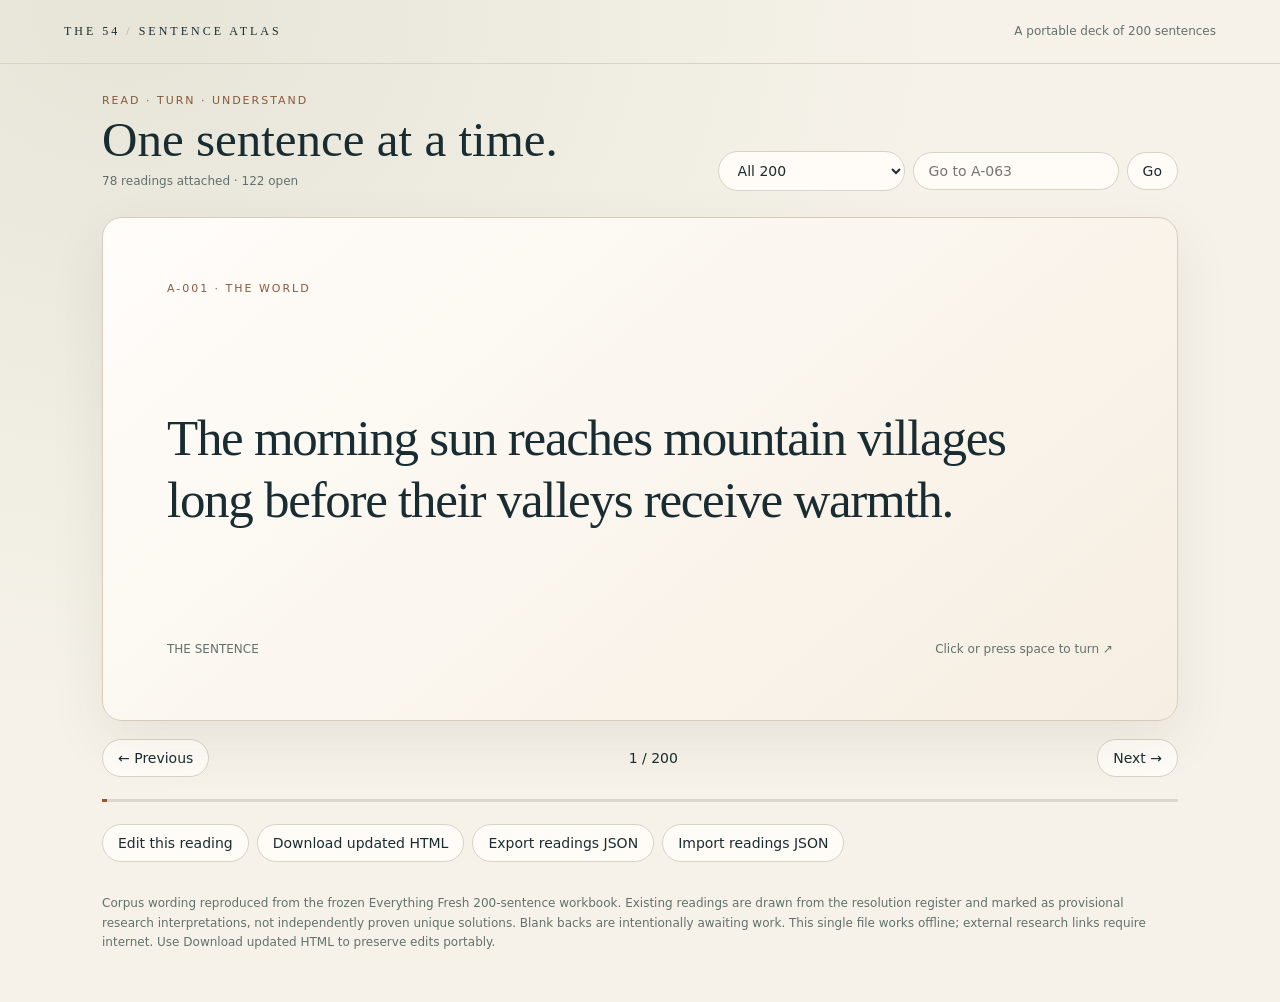
<file: sentence-atlas.html>
<!doctype html><html lang="en"><head><meta charset="utf-8"><meta name="viewport" content="width=device-width,initial-scale=1"><title>The 54 · Sentence Atlas</title><style>:root{color-scheme:light;--ink:#192c31;--muted:#62716c;--paper:#f6f2e9;--line:#d9d2c5;--accent:#8b583b}*{box-sizing:border-box}body{margin:0;background:radial-gradient(ellipse at 10% 0%,#e6e5d8,transparent 50%),var(--paper);color:var(--ink);font-family:Georgia,serif;min-height:100vh}header{display:flex;justify-content:space-between;align-items:center;gap:1rem;padding:22px clamp(20px,5vw,80px);border-bottom:1px solid var(--line)}.brand{font-size:12px;letter-spacing:.25em;text-transform:uppercase}.muted{font:12px/1.6 system-ui;color:var(--muted)}main{max-width:1120px;margin:30px auto;padding:0 22px}.top{display:flex;justify-content:space-between;gap:20px;align-items:end;flex-wrap:wrap}.top h1{font-size:clamp(28px,4vw,49px);font-weight:400;margin:4px 0}.controls{display:flex;gap:8px;flex-wrap:wrap;align-items:center}button,input,select,textarea{font:14px system-ui}button,select,input{border:1px solid var(--line);background:#fffcf7;color:var(--ink);border-radius:100px;padding:10px 15px}button{cursor:pointer}button:hover{border-color:var(--accent)}button:focus-visible{outline:3px solid #ad896e}.stage{perspective:1400px;margin:26px 0 18px}.card{position:relative;min-height:min(56vh,520px);transform-style:preserve-3d;transition:transform .65s cubic-bezier(.2,.8,.2,1);cursor:pointer}.card.flipped{transform:rotateY(180deg)}.face{position:absolute;inset:0;backface-visibility:hidden;border:1px solid #d8cbbb;border-radius:20px;padding:clamp(26px,5vw,68px);background:linear-gradient(140deg,#fffdfa,#f6eee2);box-shadow:0 20px 55px #403a2b15;display:flex;flex-direction:column;justify-content:space-between}.back{transform:rotateY(180deg);background:linear-gradient(145deg,#f3f2e9,#e8eadd)}.eyebrow{font:11px system-ui;letter-spacing:.18em;text-transform:uppercase;color:var(--accent)}.sentence{font-size:clamp(27px,4vw,51px);line-height:1.22;letter-spacing:-.025em;max-width:850px;margin:auto 0}.answer h2{font-size:clamp(25px,3vw,39px);font-weight:400;margin:9px 0}.answer p{font-size:clamp(16px,1.65vw,20px);line-height:1.55;max-width:850px}.answer .centre{font-style:italic}.facefoot{display:flex;justify-content:space-between;gap:16px;align-items:center;font:12px system-ui;color:var(--muted)}.nav{display:flex;justify-content:space-between;align-items:center;gap:15px}.counter{font:14px system-ui}.progress{height:3px;background:#dcd7cd;margin:22px 0}.progress span{display:block;height:100%;background:var(--accent)}.editor{margin:20px 0;padding:22px;border:1px solid var(--line);border-radius:16px;background:#fffaf1}.editor label{display:block;font:12px system-ui;margin:12px 0 6px}.editor input,.editor textarea{border-radius:8px;width:100%;background:white}.editor textarea{min-height:110px;resize:vertical;padding:12px}.editor .buttons{display:flex;gap:8px;margin-top:12px}.hidden{display:none!important}.foot{margin:32px 0 50px;font:12px/1.6 system-ui;color:var(--muted)}a{color:#744b36}@media(max-width:650px){header{padding:16px 20px}.card{min-height:540px}.face{padding:26px}.answer p{font-size:16px}.controls input{max-width:125px}}@media(prefers-reduced-motion:reduce){.card{transition:none}}</style></head><body><header><div class="brand">The 54 <span style="color:#b7aaa0">/</span> Sentence Atlas</div><div class="muted">A portable deck of 200 sentences</div></header><main><div class="top"><div><div class="eyebrow">Read · turn · understand</div><h1>One sentence at a time.</h1><div class="muted" id="tally"></div></div><div class="controls"><select id="filter" aria-label="Filter"><option value="all">All 200</option><option value="answered">With resolutions</option><option value="open">Awaiting resolution</option><option value="A">Corpus A</option><option value="B">Corpus B</option></select><input id="jump" placeholder="Go to A-063" aria-label="Jump to sentence"><button id="go">Go</button></div></div><div class="stage"><div class="card" id="card" tabindex="0" role="button" aria-label="Turn card"><article class="face front"><div class="eyebrow" id="frontid"></div><div class="sentence" id="sentence"></div><div class="facefoot"><span>THE SENTENCE</span><span>Click or press space to turn ↗</span></div></article><article class="face back"><div class="eyebrow" id="backid"></div><div class="answer"><h2 id="answerTitle"></h2><p class="centre" id="centre"></p><p id="explanation"></p><p class="muted" id="status"></p></div><div class="facefoot"><span>THE READING</span><a id="source" target="_blank" rel="noopener">Research record ↗</a></div></article></div></div><div class="nav"><button id="prev">← Previous</button><div class="counter" id="counter"></div><button id="next">Next →</button></div><div class="progress"><span id="bar"></span></div><div class="controls"><button id="edit">Edit this reading</button><button id="save">Download updated HTML</button><button id="export">Export readings JSON</button><button id="import">Import readings JSON</button><input id="file" type="file" accept=".json,application/json" class="hidden"></div><section id="editor" class="editor hidden"><div class="eyebrow">Editorial desk · <span id="editid"></span></div><label>Cell and name</label><input id="eTitle" placeholder="Cell 22 — Sequential link"><label>Operative Centre</label><textarea id="eCentre"></textarea><label>Explanation / teaching note</label><textarea id="eExplanation"></textarea><div class="buttons"><button id="apply">Apply to deck</button><button id="cancel">Cancel</button></div><p class="muted">Changes remain in this browser session until you download an updated HTML copy or export JSON. Editing does not update GitHub.</p></section><p class="foot">Corpus wording reproduced from the frozen Everything Fresh 200-sentence workbook. Existing readings are drawn from the resolution register and marked as provisional research interpretations, not independently proven unique solutions. Blank backs are intentionally awaiting work. This single file works offline; external research links require internet. Use Download updated HTML to preserve edits portably.</p></main><script id="deck-data" type="application/json">[{"id":"A-001","sentence":"The morning sun reaches mountain villages long before their valleys receive warmth.","cell":"22","cellName":"Sequential link","centre":"morning sunlight reaches mountain villages substantially earlier than warmth reaches their own valleys; the achievement is that complete ordered configuration.","note":"| FRESHER-A-001-2026-10-20-01 |  | 2026-10-20; Fresher / OpenAI Codex | Achieved-identity protocol, commit `69cbdfc6574278b7ebbeb9ee1acd4a2d011e83e5` | Candidate: 22 — Sequential link; Relating × Distributed × Standing. Frozen Centre: morning sunlight reaches mountain villages substantially earlier than warmth reaches their own valleys; the achievement is that complete ordered configuration. | Nearest: 23 — Reciprocal shift; Relating × Distributed × Bearing. Cross-pattern: 04 (05 also tested). Medium-high confidence in preference; exhaustive uniqueness not established. Diligence A-001-D1/D2… See the linked research record for the complete reasoning.","source":"https://github.com/TitanicParker/everything-fresh/blob/main/laboratory/resolutions/A-001.md"},{"id":"A-002","sentence":"A river remembers no borders, yet nations argue over its water.","cell":"05","cellName":"Context-bound mark","centre":"river border-indifference and national contestation form a contrast through opposed treatments of the same resource.","note":"| FRESHER-A-002-2026-10-20-01 |  | 2026-10-20; Fresher / OpenAI Codex | Achieved-identity protocol, commit `69cbdfc6574278b7ebbeb9ee1acd4a2d011e83e5` | Contested: 05 — Context-bound mark (Differentiation × Distributed × Bearing) / 23 — Reciprocal shift (Relating × Distributed × Bearing). Frozen Centre: river border-indifference and national contestation form a contrast through opposed treatments of the same resource. | 05 and 23 are equally material rivals; no ranking justified. High confidence in governing contrast; medium in shared topology/persistence; uniqueness not established. Secondary… See the linked research record for the complete reasoning.","source":"https://github.com/TitanicParker/everything-fresh/blob/main/laboratory/resolutions/A-002.md","contested":true},{"id":"A-003","sentence":"Every forest floor is a crowded marketplace of decay, nourishment, and renewal.","cell":"40","cellName":"Role array","centre":"every forest floor is characterised as a densely active whole in which decay, nourishment and renewal participate together, through the marketplace metaphor.","note":"| FRESHER-A-003-2026-10-20-01 |  | 2026-10-20; Fresher / OpenAI Codex; user discussion before freeze | Achieved-identity protocol, commit `69cbdfc6574278b7ebbeb9ee1acd4a2d011e83e5` | Candidate: 40 — Role array; Integration × Distributed × Standing. Frozen Centre: every forest floor is characterised as a densely active whole in which decay, nourishment and renewal participate together, through the marketplace metaphor. | Nearest 41 — Mutual-support structure; Integration × Distributed × Bearing; secondary 37 and 42. Moderate confidence; uniqueness not established. Collaborative/nonblind;… See the linked research record for the complete reasoning.","source":"https://github.com/TitanicParker/everything-fresh/blob/main/laboratory/resolutions/A-003.md"},{"id":"A-004","sentence":"Somewhere tonight, a child will learn the moon follows no one home.","cell":"01","cellName":"Focal mark","centre":"somewhere in the source's tonight, an unspecified child will acquire determinate knowledge that the moon follows nobody home. Future status retained; prior false belief not assumed.","note":"| FRESHER-A-004-2026-10-20-01 |  | 2026-10-20; Fresher / OpenAI Codex | Achieved-identity protocol, commit `69cbdfc6574278b7ebbeb9ee1acd4a2d011e83e5` | Candidate: 01 — Focal mark; Differentiation × Focal × Standing. Frozen Centre: somewhere in the source's tonight, an unspecified child will acquire determinate knowledge that the moon follows nobody home. Future status retained; prior false belief not assumed. | Nearest 10 — Source field; Opening × Focal × Standing; secondary 19 and 46. Moderate confidence; uniqueness not established. Nonblind single-assessor assay; diligence A-004-D1–D4 retained. |","source":"https://github.com/TitanicParker/everything-fresh/blob/main/laboratory/resolutions/A-004.md"},{"id":"A-005","sentence":"Cities grow by making strangers useful to one another without introductions.","cell":"24","cellName":"Relational cycle","centre":"cities grow through establishing practical usefulness among strangers without requiring introductions; the achievement is that consequential way growth proceeds.","note":"| FRESHER-A-005-2026-10-20-01 |  | 2026-10-20; Fresher / OpenAI Codex | Achieved-identity protocol, commit `69cbdfc6574278b7ebbeb9ee1acd4a2d011e83e5` | Contested: 24 — Relational cycle (Relating × Distributed × Efficacy) / 42 — Role activation (Integration × Distributed × Efficacy). Frozen Centre: cities grow through establishing practical usefulness among strangers without requiring introductions; the achievement is that consequential way growth proceeds. | Useful connections versus functional contributions to an urban whole remain material rivals; no justified ranking. Secondary 23/41 and… See the linked research record for the complete reasoning.","source":"https://github.com/TitanicParker/everything-fresh/blob/main/laboratory/resolutions/A-005.md"},{"id":"A-006","sentence":"The ocean moves heat between continents, quietly shaping weather and harvests.","cell":"24","cellName":"Relational cycle","centre":"oceanic intercontinental heat movement unobtrusively influences weather and harvests; the achievement is that transport-mediated consequential reach.","note":"| FRESHER-A-006-2026-10-20-01 |  | 2026-10-20; Fresher / OpenAI Codex | Achieved-identity protocol, commit `69cbdfc6574278b7ebbeb9ee1acd4a2d011e83e5` | Candidate: 24 — Relational cycle; Relating × Distributed × Efficacy. Frozen Centre: oceanic intercontinental heat movement unobtrusively influences weather and harvests; the achievement is that transport-mediated consequential reach. | Nearest 21 — Responsive return; Relating × Focal × Efficacy. Secondary 23 and 42. Medium-high confidence in operative relation, moderate in topology; uniqueness not established. No literal feedback loop inferred. Diligence A-006-D1–D3 retained. |","source":"https://github.com/TitanicParker/everything-fresh/blob/main/laboratory/resolutions/A-006.md"},{"id":"A-007","sentence":"A single seed carries instructions for negotiating soil, sunlight, insects, and time.","cell":"19","cellName":"Direct bearing","centre":"one seed carries action-directed guidance across the four named domains; attribution versus effective endowment remains unresolved.","note":"| FRESHER-A-007-2026-10-20-01 |  | Contested: 19 — Direct bearing (Relating × Focal × Standing); 20 — Pivoted balance (Relating × Focal × Bearing); 21 — Responsive return (Relating × Focal × Efficacy). Centre: one seed carries action-directed guidance across the four named domains; attribution versus effective endowment remains unresolved. | Fresher / OpenAI Codex, 2026-10-20; protocol commit `69cbdfc6574278b7ebbeb9ee1acd4a2d011e83e5`. Prior external GPT excerpt disclosed; not blind. Moderate confidence in common constraints, uniqueness not established; D1–D4 in full record. |","source":"https://github.com/TitanicParker/everything-fresh/blob/main/laboratory/resolutions/A-007.md"},{"id":"A-008","sentence":"When the bridge reopened, two neighborhoods became neighbors again before sunset.","cell":"23","cellName":"Reciprocal shift","centre":"on bridge reopening, the pair regains neighbouring connection before sunset, their status constituted through one another. Nearest rival","note":"| FRESHER-A-008-2026-10-20-01 |  | Candidate 23 — Reciprocal shift; Relating × Distributed × Bearing. Centre: on bridge reopening, the pair regains neighbouring connection before sunset, their status constituted through one another. Nearest rival 22 — Sequential link; Relating × Distributed × Standing; Release alternatives tested. | Fresher / OpenAI Codex, 2026-10-20; protocol commit `69cbdfc6574278b7ebbeb9ee1acd4a2d011e83e5`; nonblind, moderate confidence, uniqueness not established; D1–D3 retained. |","source":"https://github.com/TitanicParker/everything-fresh/blob/main/laboratory/resolutions/A-008.md"},{"id":"A-009","sentence":"We built clocks to measure time, then arranged our lives around them.","cell":"24","cellName":"Relational cycle","centre":"people construct clocks for measurement, then organise their lives around those same instruments; the achievement is the tools' consequential bearing on their makers' lives. Nearest","note":"| FRESHER-A-009-2026-10-20-01 |  | Candidate 24 — Relational cycle; Relating × Distributed × Efficacy. Centre: people construct clocks for measurement, then organise their lives around those same instruments; the achievement is the tools' consequential bearing on their makers' lives. Nearest 23 — Reciprocal shift; Relating × Distributed × Bearing; topology rival 21. | Fresher / OpenAI Codex, 2026-10-20; protocol commit `69cbdfc6574278b7ebbeb9ee1acd4a2d011e83e5`. Moderate confidence in boundary discrimination; uniqueness not established; D1–D3 retained. |","source":"https://github.com/TitanicParker/everything-fresh/blob/main/laboratory/resolutions/A-009.md"},{"id":"A-010","sentence":"A grandmother's recipe survives because somebody remembers what cannot be written down.","cell":"20","cellName":"Pivoted balance","centre":"a grandmother's recipe remains available through somebody's memory of knowledge that cannot be written down. Closest rival","note":"| FRESHER-A-010-2026-10-20-01 |  | Candidate 20 — Pivoted balance; Relating × Focal × Bearing. Centre: a grandmother's recipe remains available through somebody's memory of knowledge that cannot be written down. Closest rival 23 — Reciprocal shift; Relating × Distributed × Bearing; 21/19 and 38 tested. | Fresher / OpenAI Codex, 2026-10-20; protocol commit `69cbdfc6574278b7ebbeb9ee1acd4a2d011e83e5`. Medium-high confidence in supported preservation, moderate in topology; D1–D3 retained. |","source":"https://github.com/TitanicParker/everything-fresh/blob/main/laboratory/resolutions/A-010.md"},{"id":"A-011","sentence":"The desert is not empty; it simply makes every encounter more consequential.","cell":"35","cellName":"Condition reversal","centre":"","note":"| FRESHER-A-011-2026-10-21-01 |  | Candidate 35 — Condition reversal; Repair × Release × Bearing. Nearest rival 34 — Limit reset. | Fresher / OpenAI Codex; preserves the completed chat investigation. Achieved-identity protocol blob `69eb1e465b48bbc2e0fef0d315456a6ebabd2107`. Full frozen Centre, six questions, holding tests, counterfactuals and D1–D2 in linked record. |","source":"https://github.com/TitanicParker/everything-fresh/blob/main/laboratory/resolutions/A-011.md"},{"id":"A-012","sentence":"Across the tundra, migrating animals follow routes older than any human map.","cell":"22","cellName":"Sequential link","centre":"","note":"| FRESHER-A-012-2026-10-21-01 |  | Candidate 22 — Sequential link; Relating × Distributed × Standing. Nearest rival 23 — Reciprocal shift. | Fresher / OpenAI Codex; preserves the completed chat investigation. Achieved-identity protocol blob `69eb1e465b48bbc2e0fef0d315456a6ebabd2107`. Full frozen Centre, six questions, holding tests, counterfactuals and D1–D2 in linked record. |","source":"https://github.com/TitanicParker/everything-fresh/blob/main/laboratory/resolutions/A-012.md"},{"id":"A-013","sentence":"The first question in a classroom can change what everyone notices afterward.","cell":"21","cellName":"Responsive return","centre":"","note":"| FRESHER-A-013-2026-10-21-01 |  | Candidate 21 — Responsive return; Relating × Focal × Efficacy. Nearest rival 19 — Direct bearing. Owner accepted Cell 21 after testing proposed Cell 19. | Fresher / OpenAI Codex; preserves the completed chat investigation. Achieved-identity protocol blob `69eb1e465b48bbc2e0fef0d315456a6ebabd2107`. Full frozen Centre, six questions, holding tests, counterfactuals and D1–D3 in linked record. |","source":"https://github.com/TitanicParker/everything-fresh/blob/main/laboratory/resolutions/A-013.md"},{"id":"A-014","sentence":"Even broken pottery tells archaeologists how ordinary hands once held their world.","cell":"20","cellName":"Pivoted balance","centre":"Even in broken condition, pottery bears evidence for archaeologists of ordinary people's past practical engagement with their world. Nearest rival","note":"| FRESHER-A-014-2026-10-21-01 |  | Candidate 20 — Pivoted balance; Relating × Focal × Bearing. Centre: Even in broken condition, pottery bears evidence for archaeologists of ordinary people's past practical engagement with their world. Nearest rival 19 — Direct bearing. | Fresher / OpenAI Codex; achieved-identity protocol blob `69eb1e465b48bbc2e0fef0d315456a6ebabd2107`. Moderate confidence; selected under the frozen record; independent reproducibility not established. Full tests and D1/D2 in the linked record. |","source":"https://github.com/TitanicParker/everything-fresh/blob/main/laboratory/resolutions/A-014.md"},{"id":"A-015","sentence":"Listen closely: a crowded station contains hundreds of journeys sharing one platform.","cell":"37","cellName":"Focal whole","centre":"Attention is invited to the crowded station as hundreds of distinct journeys gathered at one shared platform. Nearest rival","note":"| FRESHER-A-015-2026-10-21-01 |  | Candidate 37 — Focal whole; Integration × Focal × Standing. Centre: Attention is invited to the crowded station as hundreds of distinct journeys gathered at one shared platform. Nearest rival 40 — Role array. | Fresher / OpenAI Codex; achieved-identity protocol blob `69eb1e465b48bbc2e0fef0d315456a6ebabd2107`. Moderate confidence; selected under the frozen record; independent reproducibility not established. Full tests and D1/D2 in the linked record. |","source":"https://github.com/TitanicParker/everything-fresh/blob/main/laboratory/resolutions/A-015.md"},{"id":"A-016","sentence":"The night sky offers ancient light to eyes that opened this morning.","cell":"05","cellName":"Context-bound mark","centre":"The night sky's offering of ancient light to eyes opened this morning establishes a contrast between remote antiquity and recently opened seeing within their encounter. Nearest rival","note":"| FRESHER-A-016-2026-10-21-01 |  | Candidate 05 — Context-bound mark; Differentiation × Distributed × Bearing. Centre: The night sky's offering of ancient light to eyes opened this morning establishes a contrast between remote antiquity and recently opened seeing within their encounter. Nearest rival 23 — Reciprocal shift. | Fresher / OpenAI Codex; achieved-identity protocol blob `69eb1e465b48bbc2e0fef0d315456a6ebabd2107`. Moderate confidence; selected under the frozen record; independent reproducibility not established. Full tests and D1/D2 in the linked record. |","source":"https://github.com/TitanicParker/everything-fresh/blob/main/laboratory/resolutions/A-016.md"},{"id":"A-017","sentence":"A market price gathers weather, labor, distance, scarcity, and desire into one figure.","cell":"37","cellName":"Focal whole","centre":"Weather, labor, distance, scarcity and desire are gathered into the single expression of a market-price figure. Nearest rival","note":"| FRESHER-A-017-2026-10-21-01 |  | Candidate 37 — Focal whole; Integration × Focal × Standing. Centre: Weather, labor, distance, scarcity and desire are gathered into the single expression of a market-price figure. Nearest rival 40 — Role array. | Fresher / OpenAI Codex; achieved-identity protocol blob `69eb1e465b48bbc2e0fef0d315456a6ebabd2107`. Medium-high in gathering; moderate in persistence confidence; selected under the frozen record; independent reproducibility not established. Full tests and D1/D2 in the linked record. |","source":"https://github.com/TitanicParker/everything-fresh/blob/main/laboratory/resolutions/A-017.md"},{"id":"A-018","sentence":"Every coastline is a temporary agreement between restless water and resistant land.","cell":"23","cellName":"Reciprocal shift","centre":"Every coastline is a provisional boundary constituted through the meeting of restless water and resistant land. Nearest rival","note":"| FRESHER-A-018-2026-10-21-01 |  | Candidate 23 — Reciprocal shift; Relating × Distributed × Bearing. Centre: Every coastline is a provisional boundary constituted through the meeting of restless water and resistant land. Nearest rival 20 — Pivoted balance. | Fresher / OpenAI Codex; achieved-identity protocol blob `69eb1e465b48bbc2e0fef0d315456a6ebabd2107`. Medium-high in constitutive relation; moderate in topology confidence; selected under the frozen record; independent reproducibility not established. Full tests and D1/D2 in the linked record. |","source":"https://github.com/TitanicParker/everything-fresh/blob/main/laboratory/resolutions/A-018.md"},{"id":"A-019","sentence":"Someone repairing a bicycle restores more than motion; they restore tomorrow's possibilities.","cell":"30","cellName":"Load transfer","centre":"Repairing a bicycle restores usable motion as renewed practical possibilities for tomorrow, rather than physical movement alone. Nearest rival","note":"| FRESHER-A-019-2026-10-21-01 |  | Candidate 30 — Load transfer; Repair × Focal × Efficacy. Centre: Repairing a bicycle restores usable motion as renewed practical possibilities for tomorrow, rather than physical movement alone. Nearest rival 12 — Branching output. | Fresher / OpenAI Codex; achieved-identity protocol blob `69eb1e465b48bbc2e0fef0d315456a6ebabd2107`. Moderate confidence; selected under the frozen record; independent reproducibility not established. Full tests and D1/D2 in the linked record. |","source":"https://github.com/TitanicParker/everything-fresh/blob/main/laboratory/resolutions/A-019.md"},{"id":"A-020","sentence":"The world's languages divide experience differently while helping people recognize familiar situations.","cell":"05","cellName":"Context-bound mark","centre":"Across the world's languages, divergent divisions of experience coexist with helping people recognise familiar situations, distinguishing variation in articulation from loss of recognisability. Nearest rival","note":"| FRESHER-A-020-2026-10-21-01 |  | Candidate 05 — Context-bound mark; Differentiation × Distributed × Bearing. Centre: Across the world's languages, divergent divisions of experience coexist with helping people recognise familiar situations, distinguishing variation in articulation from loss of recognisability. Nearest rival 23 — Reciprocal shift. | Fresher / OpenAI Codex; achieved-identity protocol blob `69eb1e465b48bbc2e0fef0d315456a6ebabd2107`. Moderate confidence; selected under the frozen record; independent reproducibility not established. Full tests and D1/D2 in the linked record. |","source":"https://github.com/TitanicParker/everything-fresh/blob/main/laboratory/resolutions/A-020.md"},{"id":"A-021","sentence":"A hospital at midnight holds emergencies, recoveries, farewells, and beginnings under one roof.","cell":"37","cellName":"Focal whole","centre":"At midnight, emergencies, recoveries, farewells and beginnings are gathered within one hospital under a common roof. Nearest rival","note":"| FRESHER-A-021-2026-10-21-01 |  | Candidate 37 — Focal whole; Integration × Focal × Standing. Centre: At midnight, emergencies, recoveries, farewells and beginnings are gathered within one hospital under a common roof. Nearest rival 40 — Role array. | Fresher / OpenAI Codex; achieved-identity protocol blob `69eb1e465b48bbc2e0fef0d315456a6ebabd2107`. Moderate confidence; selected under the frozen record; independent reproducibility not established. Full tests and diligence questions in linked record. |","source":"https://github.com/TitanicParker/everything-fresh/blob/main/laboratory/resolutions/A-021.md"},{"id":"A-022","sentence":"Clouds do not consult calendars before bringing rain to waiting fields.","cell":"04","cellName":"Scope standing","centre":"Rain brought by clouds to waiting fields is distinguished from human calendar scheduling: calendar consultation does not govern its arrival. Nearest rival","note":"| FRESHER-A-022-2026-10-21-01 |  | Candidate 04 — Scope standing; Differentiation × Distributed × Standing. Centre: Rain brought by clouds to waiting fields is distinguished from human calendar scheduling: calendar consultation does not govern its arrival. Nearest rival 05 — Context-bound mark. | Fresher / OpenAI Codex; achieved-identity protocol blob `69eb1e465b48bbc2e0fef0d315456a6ebabd2107`. Moderate confidence; selected under the frozen record; independent reproducibility not established. Full tests and diligence questions in linked record. |","source":"https://github.com/TitanicParker/everything-fresh/blob/main/laboratory/resolutions/A-022.md"},{"id":"A-023","sentence":"The smallest village may contain disagreements as intricate as those of capitals.","cell":"23","cellName":"Reciprocal shift","centre":"Disagreements in the smallest village may attain an intricacy determined as matching that of disagreements in capitals. Nearest rival","note":"| FRESHER-A-023-2026-10-21-01 |  | Candidate 23 — Reciprocal shift; Relating × Distributed × Bearing. Centre: Disagreements in the smallest village may attain an intricacy determined as matching that of disagreements in capitals. Nearest rival 22 — Sequential link. | Fresher / OpenAI Codex; achieved-identity protocol blob `69eb1e465b48bbc2e0fef0d315456a6ebabd2107`. Moderate confidence; selected under the frozen record; independent reproducibility not established. Full tests and diligence questions in linked record. |","source":"https://github.com/TitanicParker/everything-fresh/blob/main/laboratory/resolutions/A-023.md"},{"id":"A-024","sentence":"A lighthouse matters most when darkness makes the coastline difficult to distinguish.","cell":"20","cellName":"Pivoted balance","centre":"A lighthouse's greatest significance obtains under the condition that darkness makes the coastline difficult to distinguish. Nearest rival","note":"| FRESHER-A-024-2026-10-21-01 |  | Candidate 20 — Pivoted balance; Relating × Focal × Bearing. Centre: A lighthouse's greatest significance obtains under the condition that darkness makes the coastline difficult to distinguish. Nearest rival 19 — Direct bearing. | Fresher / OpenAI Codex; achieved-identity protocol blob `69eb1e465b48bbc2e0fef0d315456a6ebabd2107`. Medium-high in conditional significance; moderate in topology confidence; selected under the frozen record; independent reproducibility not established. Full tests and diligence questions in linked record. |","source":"https://github.com/TitanicParker/everything-fresh/blob/main/laboratory/resolutions/A-024.md"},{"id":"A-025","sentence":"Every map leaves something out so that something else becomes easier to find.","cell":"12","cellName":"Branching output","centre":"Every map's selective omission serves to make other content easier to find. Nearest rival","note":"| FRESHER-A-025-2026-10-21-01 |  | Candidate 12 — Branching output; Opening × Focal × Efficacy. Centre: Every map's selective omission serves to make other content easier to find. Nearest rival 21 — Responsive return. | Fresher / OpenAI Codex; achieved-identity protocol blob `69eb1e465b48bbc2e0fef0d315456a6ebabd2107`. Medium-high in enabling function; moderate in transformation boundary confidence; selected under the frozen record; independent reproducibility not established. Full tests and diligence questions in linked record. |","source":"https://github.com/TitanicParker/everything-fresh/blob/main/laboratory/resolutions/A-025.md"},{"id":"A-026","sentence":"The bee visits a flower, and an orchard's future changes almost invisibly.","cell":"21","cellName":"Responsive return","centre":"A bee's visit to a flower makes an almost imperceptible difference to an orchard's future. Nearest rival","note":"| FRESHER-A-026-2026-10-21-01 |  | Candidate 21 — Responsive return; Relating × Focal × Efficacy. Centre: A bee's visit to a flower makes an almost imperceptible difference to an orchard's future. Nearest rival 24 — Relational cycle. | Fresher / OpenAI Codex; achieved-identity protocol blob `69eb1e465b48bbc2e0fef0d315456a6ebabd2107`. Moderate confidence; selected under the frozen record; independent reproducibility not established. Full tests and diligence questions in linked record. |","source":"https://github.com/TitanicParker/everything-fresh/blob/main/laboratory/resolutions/A-026.md"},{"id":"A-027","sentence":"There are places where winter silence makes a distant footstep sound enormous.","cell":"20","cellName":"Pivoted balance","centre":"In some places, a distant footstep's enormous perceived scale is constituted through winter silence. Nearest rival","note":"| FRESHER-A-027-2026-10-21-01 |  | Candidate 20 — Pivoted balance; Relating × Focal × Bearing. Centre: In some places, a distant footstep's enormous perceived scale is constituted through winter silence. Nearest rival 21 — Responsive return. | Fresher / OpenAI Codex; achieved-identity protocol blob `69eb1e465b48bbc2e0fef0d315456a6ebabd2107`. Moderate confidence; selected under the frozen record; independent reproducibility not established. Full tests and diligence questions in linked record. |","source":"https://github.com/TitanicParker/everything-fresh/blob/main/laboratory/resolutions/A-027.md"},{"id":"A-028","sentence":"A new road shortens journeys while changing which towns people pass through.","cell":"21","cellName":"Responsive return","centre":"A new road changes travel jointly by shortening journeys and altering which towns people pass through. Nearest rival","note":"| FRESHER-A-028-2026-10-21-01 |  | Candidate 21 — Responsive return; Relating × Focal × Efficacy. Centre: A new road changes travel jointly by shortening journeys and altering which towns people pass through. Nearest rival 24 — Relational cycle. | Fresher / OpenAI Codex; achieved-identity protocol blob `69eb1e465b48bbc2e0fef0d315456a6ebabd2107`. Moderate confidence; selected under the frozen record; independent reproducibility not established. Full tests and diligence in linked record. |","source":"https://github.com/TitanicParker/everything-fresh/blob/main/laboratory/resolutions/A-028.md"},{"id":"A-029","sentence":"The earth beneath a playground contains histories no child needs to know.","cell":"04","cellName":"Scope standing","centre":"Histories are present in the ground beneath a playground without any child's needing to know them, distinguishing their existence from the necessity of knowing. Nearest rival","note":"| FRESHER-A-029-2026-10-21-01 |  | Candidate 04 — Scope standing; Differentiation × Distributed × Standing. Centre: Histories are present in the ground beneath a playground without any child's needing to know them, distinguishing their existence from the necessity of knowing. Nearest rival 05 — Context-bound mark. | Fresher / OpenAI Codex; achieved-identity protocol blob `69eb1e465b48bbc2e0fef0d315456a6ebabd2107`. Moderate confidence; selected under the frozen record; independent reproducibility not established. Full tests and diligence in linked record. |","source":"https://github.com/TitanicParker/everything-fresh/blob/main/laboratory/resolutions/A-029.md"},{"id":"A-030","sentence":"When a language disappears, particular ways of noticing may become harder to inherit.","cell":"21","cellName":"Responsive return","centre":"A language's disappearance may make particular ways of noticing harder to inherit. Nearest rival","note":"| FRESHER-A-030-2026-10-21-01 |  | Candidate 21 — Responsive return; Relating × Focal × Efficacy. Centre: A language's disappearance may make particular ways of noticing harder to inherit. Nearest rival 20 — Pivoted balance. | Fresher / OpenAI Codex; achieved-identity protocol blob `69eb1e465b48bbc2e0fef0d315456a6ebabd2107`. Medium-high in consequential modality; moderate in topology confidence; selected under the frozen record; independent reproducibility not established. Full tests and diligence in linked record. |","source":"https://github.com/TitanicParker/everything-fresh/blob/main/laboratory/resolutions/A-030.md"},{"id":"A-031","sentence":"A judge's decision can outlast the room where it was first spoken.","cell":"22","cellName":"Sequential link","centre":"A judge's decision can persist beyond the room in which it was first spoken. Nearest rival","note":"| FRESHER-A-031-2026-10-21-01 |  | Candidate 22 — Sequential link; Relating × Distributed × Standing. Centre: A judge's decision can persist beyond the room in which it was first spoken. Nearest rival 23 — Reciprocal shift. | Fresher / OpenAI Codex; achieved-identity protocol blob `69eb1e465b48bbc2e0fef0d315456a6ebabd2107`. Medium-high in temporal ordering; moderate in topology confidence; selected under the frozen record; independent reproducibility not established. Full tests and diligence in linked record. |","source":"https://github.com/TitanicParker/everything-fresh/blob/main/laboratory/resolutions/A-031.md"},{"id":"A-032","sentence":"The mountain does not move, but every climber discovers a different approach.","cell":"04","cellName":"Scope standing","centre":"The mountain remains fixed while each climber discovers a different approach, distinguishing constancy of the object from variation in approaching it. Nearest rival","note":"| FRESHER-A-032-2026-10-21-01 |  | Candidate 04 — Scope standing; Differentiation × Distributed × Standing. Centre: The mountain remains fixed while each climber discovers a different approach, distinguishing constancy of the object from variation in approaching it. Nearest rival 05 — Context-bound mark. | Fresher / OpenAI Codex; achieved-identity protocol blob `69eb1e465b48bbc2e0fef0d315456a6ebabd2107`. Moderate confidence; selected under the frozen record; independent reproducibility not established. Full tests and diligence in linked record. |","source":"https://github.com/TitanicParker/everything-fresh/blob/main/laboratory/resolutions/A-032.md"},{"id":"A-033","sentence":"Trade winds helped connect distant shores long before airplanes crossed the oceans.","cell":"22","cellName":"Sequential link","centre":"trade winds' assistance in connecting distant shores is established as an accomplishment already occurring substantially before ocean-crossing aviation. Nearest rival","note":"| FRESHER-A-033-2026-10-21-01 |  | Candidate 22 — Sequential link; Relating × Distributed × Standing. Frozen Centre: trade winds' assistance in connecting distant shores is established as an accomplishment already occurring substantially before ocean-crossing aviation. Nearest rival 23 — Reciprocal shift (Bearing); secondary topology rival 19 — Direct bearing (Focal). | GPT-6 / ChatGPT with owner methodological tutoring; collaborative, non-blind, not independent replication. Source Edition 1.1 blob `1b511a439a5007a3c4a61c36ff5417f415005e2c`; protocol blob… See the linked research record for the complete reasoning.","source":"https://github.com/TitanicParker/everything-fresh/blob/main/laboratory/resolutions/A-033.md"},{"id":"A-034","sentence":"An open door can mean welcome, escape, opportunity, or a forgotten obligation.","cell":"12","cellName":"Branching output","centre":"","note":"| FRESHER-A-034-2026-10-21-01 |  | Cell 12 — Branching output; Opening × Focal × Efficacy. Corrected Centre: One open door can give rise to four distinct possibilities of meaning: welcome, escape, opportunity, and forgotten obligation. | The initial Centre wrongly imported a question of which meaning is selected. Owner challenge exposed the positive one source → four possible significances achievement. The correction and full-strength rivals (15, 13, 05, 04) are preserved in the record. The axes emerge together from the one-to-many capacity: Opening, Focal, Efficacy. |","source":"https://github.com/TitanicParker/everything-fresh/blob/main/laboratory/resolutions/A-034.md"},{"id":"A-035","sentence":"The same rain nourishes one field and washes another field away.","cell":"06","cellName":"Field separation","centre":"The same rain has a nourishing consequence in one field and a destructive, washing-away consequence in another.","note":"| FRESHER-A-035-2026-10-21-01 |  | Candidate 06 — Field separation; Differentiation × Distributed × Efficacy. Frozen Centre: The same rain has a nourishing consequence in one field and a destructive, washing-away consequence in another. | GPT-6 / ChatGPT; non-blind; source Edition 1.1; protocol blob `69eb1e465b48bbc2e0fef0d315456a6ebabd2107`. Strongest one-axis rival 05 — Context-bound mark; cross-family rival 24 — Relational cycle. Moderate confidence; uniqueness not established. Full diligence in linked record. |","source":"https://github.com/TitanicParker/everything-fresh/blob/main/laboratory/resolutions/A-035.md"},{"id":"A-036","sentence":"At dawn, fishing boats return with food, stories, debts, and weather reports.","cell":"49","cellName":"Recurrence settlement","centre":"","note":"Current dialogue-selected cell: 49 — Recurrence settlement — “It returns.” (Settlement × Distributed × Standing). Operative Centre: the fishing boats' return completes their outward activity and brings food, stories, debts, and weather reports back together at dawn. Supersedes: 22 — Sequential link — “Then.” The earlier record treated temporal location as the governing sequential achievement; it is retained unchanged as historical diligence. Status: owner-led dialogue selection, not an independent uniqueness proof. . Next sequential sentence: A-037.","source":"https://github.com/TitanicParker/everything-fresh/blob/main/laboratory/resolutions/A-036.md"},{"id":"A-037","sentence":"A city's water pipes make millions of private mornings possible without ceremony.","cell":"49","cellName":"Recurrence settlement","centre":"","note":"Current dialogue-selected cell: 49 — Recurrence settlement — “It returns.” (Settlement × Distributed × Standing). Operative Centre: the fishing boats' return completes their outward activity and brings food, stories, debts, and weather reports back together at dawn. Supersedes: 22 — Sequential link — “Then.” The earlier record treated temporal location as the governing sequential achievement; it is retained unchanged as historical diligence. Status: owner-led dialogue selection, not an independent uniqueness proof. . Next sequential sentence: A-037.","source":"https://github.com/TitanicParker/everything-fresh/blob/main/laboratory/resolutions/A-037.md"},{"id":"A-038","sentence":"No two people standing together bring exactly the same past into view.","cell":"04","cellName":"Scope standing","centre":"","note":"| A-038 — “No two people standing together bring exactly the same past into view.” | 04 — Scope standing — “Within this.” | Differentiation × Distributed × Standing |  | Dialogue working resolution; rivals preserved |","source":"https://github.com/TitanicParker/everything-fresh/blob/main/laboratory/resolutions/A-038.md"},{"id":"A-039","sentence":"The village well once organized meetings as surely as it supplied water.","cell":"22","cellName":"Sequential link","centre":"","note":"| A-039 — “The village well once organized meetings as surely as it supplied water.” | 22 — Sequential link — “Then.” | Relating × Distributed × Standing |  | Dialogue working resolution; rivals preserved |","source":"https://github.com/TitanicParker/everything-fresh/blob/main/laboratory/resolutions/A-039.md"},{"id":"A-040","sentence":"An old tree shades grandchildren who never met the person who planted it.","cell":"19","cellName":"Direct bearing","centre":"","note":"| A-040 — “An old tree shades grandchildren who never met the person who planted it.” | 19 — Direct bearing — “This bears on that.” | Relating × Focal × Standing |  | Dialogue working resolution; rivals preserved |","source":"https://github.com/TitanicParker/everything-fresh/blob/main/laboratory/resolutions/A-040.md"},{"id":"A-041","sentence":"In a courtroom, a small distinction can redirect the course of lives.","cell":"04","cellName":"Scope standing","centre":"","note":"Current dialogue-selected cell: 04 — Scope standing — “Within this.” (Differentiation × Distributed × Standing). Operative Centre: the opening “In a courtroom” governs the scope within which silence can carry more weight than a long speech. The comparative content holds within that domain; it does not govern the sentence. The prior A-041 open examination and its provisional 05 remain preserved as history. . Next unresolved in sequence: A-042 (dialogue preference for 19, no formal receipt).","source":"https://github.com/TitanicParker/everything-fresh/blob/main/laboratory/resolutions/A-041.md"},{"id":"A-042","sentence":"The coral reef shelters creatures whose survival depends upon countless close relationships.","cell":"19","cellName":"Direct bearing","centre":"","note":"Sentence: The coral reef shelters creatures whose survival depends upon countless close relationships. Selected: Cell 19 — Direct bearing — “It bears on this.” (Relating × Focal × Standing). Centre: “The coral reef shelters creatures.” The main assertion makes plain what the reef does; the “whose survival…” relative clause nests the countless relationships within that governing sheltering structure. Multiplicity of nested relationships does not make the topology Distributed. Status: owner-accepted, research receipt filed; not independent uniqueness confirmation. . Next pending formal receipts: A-044 and A-045.","source":"https://github.com/TitanicParker/everything-fresh/blob/main/laboratory/resolutions/A-042.md"},{"id":"A-043","sentence":"Every public library offers strangers access to work completed by absent minds.","cell":"51","cellName":"Case settlement","centre":"","note":"Sentence: “Every public library offers strangers access to work completed by absent minds.” Selected working cell: 51 — Case settlement — “Settled across the cases.” (Settlement × Distributed × Efficacy). Traffic cop: “Every … offers”. Operative Centre: exhaustive scope across all public libraries. Strong rival: 15 — Field distribution — “Available throughout.” (Opening × Distributed × Efficacy), because “offers access” may govern the operation while “every” distributes it. No narrated dispute or case-by-case settlement is asserted; uniqueness not proved. . A-041 remains under examination.… See the linked research record for the complete reasoning.","source":"https://github.com/TitanicParker/everything-fresh/blob/main/laboratory/resolutions/A-043.md"},{"id":"A-044","sentence":"A lost key changes the meaning of an otherwise ordinary locked door.","cell":"19","cellName":"Direct bearing","centre":"","note":"Sentence: A lost key changes the meaning of an otherwise ordinary locked door. Cell 19 — Direct bearing (Relating × Focal × Standing). Centre: “A lost key changes the meaning.” The lost key bears on the interpretation of the door; “otherwise ordinary” is supporting contrast. Status: owner-selected, formally recorded, not independently uniqueness-proven. . Next pending formal receipt: A-045.","source":"https://github.com/TitanicParker/everything-fresh/blob/main/laboratory/resolutions/A-044.md"},{"id":"A-045","sentence":"The stars remain visible in deserts where city lights conceal their patterns.","cell":"19","cellName":"Direct bearing","centre":"","note":"Sentence: A lost key changes the meaning of an otherwise ordinary locked door. Cell 19 — Direct bearing (Relating × Focal × Standing). Centre: “A lost key changes the meaning.” The lost key bears on the interpretation of the door; “otherwise ordinary” is supporting contrast. Status: owner-selected, formally recorded, not independently uniqueness-proven. . Next pending formal receipt: A-045.","source":"https://github.com/TitanicParker/everything-fresh/blob/main/laboratory/resolutions/A-045.md"},{"id":"A-046","sentence":"A farmer reads the soil through texture, smell, memory, and changing seasons.","cell":"46","cellName":"Settled alternative","centre":"the farmer's established method of reading soil; texture, smell, memory, and experience are already-chosen means serving one focal reading","note":"\nSentence: A farmer reads the soil through texture, smell, memory, and experience. Selected: Cell 46 — Settled alternative — “Chosen.” (Settlement × Focal × Standing). Operative Centre: the farmer's established method of reading soil; texture, smell, memory, and experience are already-chosen means serving one focal reading. The method stands as practice rather than being chosen in the sentence. Status: owner-led dialogue selection, not independent uniqueness confirmation. . The canonical Cell 46 definitive-answer description remains a point for methodological review. Next dialogue sentence: A-047.\n","source":"https://github.com/TitanicParker/everything-fresh/blob/main/laboratory/resolutions/A-046-dialogue-2026-10-23.md","contested":false},{"id":"A-047","sentence":"The world's busiest ports turn distant intentions into containers moving across oceans.","cell":"03 / 48","cellName":"Boundary act / Path completion","centre":"The world's busiest ports turn distant intentions into containers moving across oceans; whether this chiefly distinguishes the ports or settles their operative activity remains contested.","note":"Two live candidates remain. Cell 03 foregrounds a focal distinction; Cell 48 foregrounds realized shipping efficacy. The metaphor of distant intentions becoming containers does not establish a unique result. Preserve both until the governing achievement is discriminated.","source":"https://github.com/TitanicParker/everything-fresh/blob/main/laboratory/resolutions/A-047-dual-candidate-2026-10-23.md","contested":true},{"id":"A-048","sentence":"A song crossing generations may retain its shape while gathering new associations.","cell":"04","cellName":"Scope standing","centre":"the possible invariance of a song's form through generations while its associations change","note":"\nSentence: A song crossing generations may retain its shape while gathering new associations. Gate One: the possible invariance of a song's form through generations while its associations change. Gate Two: Cell 04 — Differentiation × Distributed × Standing. Differentiation: “a song crossing generations” scopes the kind of song. Distributed: the invariant song spans distinct generations/time positions, not necessarily multiple subjects. Standing: “may retain its shape” describes possible persistence, not guaranteed completion. “While gathering new associations” gives the change against which… See the linked research record for the complete reasoning.","source":"https://github.com/TitanicParker/everything-fresh/blob/main/laboratory/resolutions/A-048-resolution-2026-10-23.md","contested":false},{"id":"A-049","sentence":"The first snowfall makes familiar streets newly visible by hiding their details.","cell":"19","cellName":"Direct bearing","centre":"the sentence establishes the first snowfall's bearing on the appearance of familiar streets, renewed visibility through concealment of detail","note":"\nThe first snowfall makes familiar streets newly visible by hiding their details.\n\nOperative Centre: the sentence establishes the first snowfall's bearing on the appearance of familiar streets, renewed visibility through concealment of detail. Cell 19 — Direct bearing: Relating × Focal × Standing. Relating: connection between snowfall and changed appearance. Focal: first snowfall. Standing: relation asserted as obtaining. Earlier assistant misidentified Cell 19 as Differentiation × Focal × Bearing; this is corrected. Owner-selected, not independently uniquely proven.\n","source":"https://github.com/TitanicParker/everything-fresh/blob/main/laboratory/RESOLUTION_REGISTER.md","contested":false},{"id":"A-050","sentence":"A treaty is paper until people organize their conduct around its promises.","cell":"22","cellName":"Sequential link","centre":"the sentence establishes the ordered dependency by which a treaty remains paper until its promises become a basis for conduct","note":"\nSentence: A treaty is paper until people organize their conduct around its promises. Operative Centre: the sentence establishes the ordered dependency by which a treaty remains paper until its promises become a basis for conduct. Cell 22 — Relating × Distributed × Standing. Relating: the treaty's practical significance depends on conduct. Distributed: *until* orders two constitutive conditions, paper alone and conduct organized around promises. Standing: a general condition is established, not an accomplished event. Rivals: Cell 21 (Relating × Focal × Efficacy) overemphasizes achieved… See the linked research record for the complete reasoning.","source":"https://github.com/TitanicParker/everything-fresh/blob/main/laboratory/resolutions/A-050-resolution-2026-10-23.md","contested":false},{"id":"A-051","sentence":"The human body repairs small injuries without asking permission from conscious thought.","cell":"46","cellName":"Settled alternative","centre":"the sentence establishes the body's ordinary repair as independent of conscious authorization","note":"\nThe human body repairs small injuries without asking permission from conscious thought. Operative Centre: the sentence establishes the body's ordinary repair as independent of conscious authorization. Cell 46 — Settled alternative: Settlement × Focal × Standing. Settlement: this is stated as the way it happens, not that no alternatives are conceivable. Focal: the human body. Standing: an enduring condition of repair rather than a particular completed outcome. Rival Cell 48 (Settlement × Focal × Efficacy): the verb repairs signals efficacy, but independence from conscious permission governs… See the linked research record for the complete reasoning.","source":"https://github.com/TitanicParker/everything-fresh/blob/main/laboratory/RESOLUTION_REGISTER.md","contested":false},{"id":"A-052","sentence":"Where rivers meet, sediment builds ground that neither river could build alone.","cell":"39","cellName":"Joint capacity","centre":"the structural clause “Where rivers meet, sediment builds ground” establishes productive ground formation at a conjunction","note":"\nSentence: Where rivers meet, sediment builds ground that neither river could build alone. Operative Centre: the structural clause “Where rivers meet, sediment builds ground” establishes productive ground formation at a conjunction. The ending “that neither river could build alone” qualifies and reinforces this achievement; it does not establish the governing structure. Cell 39 — Integration × Focal × Efficacy, Joint capacity (“Together able”). Integration: rivers meet. Focal: one ground-building outcome. Efficacy: sediment builds ground. Rivals: Cell 24 (Relating × Distributed × Efficacy)… See the linked research record for the complete reasoning.","source":"https://github.com/TitanicParker/everything-fresh/blob/main/laboratory/resolutions/A-052-resolution-2026-10-23.md","contested":false},{"id":"A-053","sentence":"An unanswered message can govern an afternoon more strongly than a ringing bell.","cell":"08","cellName":"Graded contrast","centre":"“can govern more strongly than”: two identified influences are compared, and one is said to be capable of governing an afternoon to a greater degree","note":"\nSentence: An unanswered message can govern an afternoon more strongly than a ringing bell. Operative Centre: “can govern more strongly than”: two identified influences are compared, and one is said to be capable of governing an afternoon to a greater degree. Cell 08 — Differentiation × Release × Bearing (“More and less”). Differentiation: message versus bell. Release: the assessment goes beyond either separately to a comparative scale (retain as a dimension requiring care; comparison alone is not automatic proof). Bearing: comparative influence upon an afternoon. “Can” preserves possibility.… See the linked research record for the complete reasoning.","source":"https://github.com/TitanicParker/everything-fresh/blob/main/laboratory/resolutions/A-053-resolution-2026-10-23.md","contested":false},{"id":"A-054","sentence":"The classroom becomes quieter when the difficult idea finally finds a clear example.","cell":"22","cellName":"Sequential link","centre":"“The classroom becomes quieter when the difficult idea finally finds a clear example","note":"\nSentence: The classroom becomes quieter when the difficult idea finally finds a clear example. Operative Centre: “The classroom becomes quieter when the difficult idea finally finds a clear example.” “When” establishes the temporal linkage of the two developments; “quieter” indicates change but does not control the structure. Cell 22 — Relating × Distributed × Standing, Sequential link (“Then”). The owner immediately identified the sequence and the structural operator “when”. Record the resolution without unnecessary instructional qualifications. .\n","source":"https://github.com/TitanicParker/everything-fresh/blob/main/laboratory/resolutions/A-054-resolution-2026-10-23.md","contested":false},{"id":"A-055","sentence":"A compass points north, but travelers must still decide where to go.","cell":"02","cellName":"Binary bearing","centre":"The travelers, not the compass, must decide where to go","note":"\nSentence: A compass points north, but travelers must still decide where to go. Operative Centre: The travelers, not the compass, must decide where to go. The sentence locates the responsibility for deciding with the travelers despite the compass's orientation. Cell 02 — Differentiation × Focal × Bearing, Binary bearing (“This, not that”). All three axes must arise together from that single assignment: Differentiation identifies travelers rather than compass as decision-makers; Focal places responsibility at the travelers; Bearing establishes where responsibility lies. “But” and “must still”… See the linked research record for the complete reasoning.","source":"https://github.com/TitanicParker/everything-fresh/blob/main/laboratory/resolutions/A-055-resolution-2026-10-23.md","contested":false},{"id":"A-056","sentence":"Every harvest joins patient cultivation with conditions no farmer can command entirely."},{"id":"A-057","sentence":"The old harbor became a park, and the city's edge changed purpose.","cell":"52","cellName":"Transformation release","centre":"","note":"Sentence: The old harbor became a park, and the city's edge changed purpose. Operative Centre: “The old harbor became a park.” “Became” establishes a transformation of the same place; the second clause echoes the changed purpose rather than requiring another event in sequence. Cell 52 — Settlement × Release × Standing, Transformation release (“Still itself”). Settlement: the transformation is established as accomplished; Release: the place passes beyond its former harbor purpose; Standing: the changed condition is asserted, not a mechanism or efficacy. Rivals: Cell 22 (sequential link) and… See the linked research record for the complete reasoning.","source":"https://github.com/TitanicParker/everything-fresh/blob/main/laboratory/resolutions/A-057-resolution-2026-10-23.md"},{"id":"A-058","sentence":"A telescope extends sight without removing the need to interpret what appears.","cell":"04","cellName":"Scope standing","centre":"Extending sight does not remove the separate need for interpretation; the completed sentence establishes the scope of the first achievement.","note":"REVISED 24 OCT 2026 · Preferred Cell 04, Scope standing (Differentiation × Distributed × Standing). Both the extension of sight and the qualification 'without removing the need to interpret' are essential to the completed scope. Structural speaking: Sight can be extended, but interpretation is still required. Sentence-specific companion: 'This much, but not that.' Canonical: 'Within this.' Previous Cell 18 — Edge opening (Opening × Release × Efficacy) was accepted on 23 Oct and is preserved as superseded in the research receipt; it mistakenly elevated what the telescope does over what the whole sentence establishes. Status: revised preferred, not independently proven unique.","source":"https://github.com/TitanicParker/everything-fresh/blob/main/laboratory/resolutions/A-058-resolution-2026-10-23.md"},{"id":"A-059","sentence":"The world contains more unfinished conversations than any archive could possibly preserve.","cell":"01","cellName":"Focal mark","centre":"","note":"Sentence: The world contains more unfinished conversations than any archive could possibly preserve. Operative Centre: The quantity of unfinished conversations in the world exceeds what any archive could preserve. Cell 01 — Differentiation × Focal × Standing. Differentiation: quantity exceeds archival capacity; Focal: the assertion lands on the quantity of conversations, with the archive as comparator; Standing: the inequality is asserted as an existing condition. Settlement and Release were examined but do not better capture the governing assertion. Status: owner-directed, not independently… See the linked research record for the complete reasoning.","source":"https://github.com/TitanicParker/everything-fresh/blob/main/laboratory/resolutions/A-059-resolution-2026-10-23.md"},{"id":"A-060","sentence":"A newborn recognizes rhythms before learning the names of the people nearby.","cell":"22","cellName":"Sequential link","centre":"recognition of rhythms precedes learning names","note":"The word 'before' establishes the temporal ordering: recognition of rhythms precedes learning names. Relating arises in that sequence, Distributed spans its two stages, and Standing states the order as an established fact.","source":"https://github.com/TitanicParker/everything-fresh/blob/main/laboratory/resolutions/A-060-resolution-2026-10-23.md"},{"id":"A-061","sentence":"When the power fails, invisible networks suddenly become visible through their absence.","cell":"05","cellName":"Context-bound mark","centre":"the failure makes unnoticed networks perceptible through their absence","note":"The power failure makes normally unnoticed networks conspicuous through their absence. Differentiation marks the contrast in perceptibility; Distributed spans functioning and failed contexts; Bearing locates the source of recognition in the absence itself.","source":"https://github.com/TitanicParker/everything-fresh/blob/main/laboratory/resolutions/A-061-resolution-2026-10-23.md"},{"id":"A-062","sentence":"The mountain pass connects communities during summer and separates them through winter.","cell":"22","cellName":"Sequential link","centre":"seasonal connection followed by seasonal separation, an established recurring sequence","note":"Connects, then separates. The two seasonal relations form an established sequence, not merely two properties of a pass. The cue 'Then' was recognized early, then obscured by plausible but subordinate ideas of opening, contrast and cyclical change. Relating × Distributed × Standing.","source":"https://github.com/TitanicParker/everything-fresh/blob/main/laboratory/resolutions/A-062-resolution-2026-10-23.md"},{"id":"A-063","sentence":"A recipe changes when ingredients travel, yet dinner still gathers people together.","cell":"05","cellName":"Context-bound mark","centre":"What changes in dinner's composition is differentiated from what continues in dinner's social role; the significance of the distinction is borne by the 'yet still' contrast.","note":"Preferred dialogue-selected candidate 24 Oct 2026 · Differentiation × Distributed × Bearing. Structural speaking: The recipe changes; the gathering continues. Sentence voice: 'Changes — yet still.' The context carrying a distinction may be established within the sentence itself. Cell 04 and Cell 06 remain rivals. Not independently proven unique.","source":""},{"id":"A-064","sentence":"At low tide, hidden rock pools briefly become neighborhoods open to inspection.","cell":"14","cellName":"Span-carried reach","centre":"At low tide, formerly hidden rock pools become available for inspection, and the opening depends upon that temporary tidal condition.","note":"Preferred candidate 24 Oct 2026 · Opening × Distributed × Bearing. Structural speaking: While the tide is low, the hidden rock-pool neighborhoods are open to inspection. Sentence voice: 'Open while the tide is low.' Canonical companion: 'Reachable across.' Not independently proven unique.","source":""},{"id":"A-065","sentence":"The first bridge across a river changes both banks without moving either.","cell":"19","cellName":"Direct bearing","centre":"A single new development across the river directly alters the existing relation of the two banks without relocating them.","note":"Owner-selected candidate 24 Oct 2026 · Relating × Focal × Standing. The sentence performs a single direct relational alteration; 'first' and 'without moving either' do not independently govern. Structural speaking: A bridge is built between two banks; their relationship is different. Canonical companion: 'This bears on that.' Cell 23 and Opening × Release × Bearing were tested but not preferred. Not independently proven unique.","source":""},{"id":"A-066","sentence":"A museum preserves objects, but visitors must reconstruct the lives around them.","cell":"04","cellName":"Scope standing","centre":"Preserving objects does not itself recover the lives around them; both clauses establish the limits of preservation's sufficiency.","note":"Owner-agreed preferred candidate 24 Oct 2026 · Differentiation × Distributed × Standing. The 'but' clause completes the scope: preservation is one achievement, reconstruction is another. Structural speaking: The museum preserves the objects, but the lives still need reconstruction. Sentence voice: 'This far, but not that far.' Canonical companion: 'Within this.' Comparison to A-058 prompted its explicit structural revision. Not independently proven unique.","source":""},{"id":"A-067","sentence":"Under city pavement, roots and pipes compete for space without ever meeting.","cell":"06","cellName":"Field separation","centre":"Within a common underground field, roots and pipes are distinct occupants whose competing demands have effects even without meeting.","note":"Differentiation × Distributed × Efficacy. Structural speaking: Both under the same pavement, but distinct: roots and pipes compete for limited space without directly meeting. Sentence voice: 'These within these.' Preferred owner-dialogue candidate; Cell 05 examined.","source":"https://github.com/TitanicParker/everything-fresh/blob/main/laboratory/resolutions/A-067-resolution-2026-10-24.md"},{"id":"A-068","sentence":"A child learns fairness partly by noticing when the rules change unexpectedly.","cell":"46","cellName":"Settled alternative","centre":"The sentence establishes one way a child learns fairness, specifically through noticing unexpected changes of rules, qualified by 'partly'.","note":"Settlement × Focal × Standing. Structural speaking: This is one way fairness is learned: by noticing when rules change unexpectedly. Sentence voice: 'This is one way.' Cell 19 captures internal bearing but not the governing settlement.","source":"https://github.com/TitanicParker/everything-fresh/blob/main/laboratory/resolutions/A-068-resolution-2026-10-24.md"},{"id":"A-069","sentence":"The newspaper headline compresses complicated events into a doorway for public attention.","cell":"46","cellName":"Settled alternative","centre":"The sentence settles what a newspaper headline characteristically does: it compresses complicated events into an entry point for public attention.","note":"Settlement × Focal × Standing. Integration describes what the headline does; Settlement describes what the whole sentence establishes. Sentence voice: 'This is what it does.' Accepted owner-dialogue candidate.","source":"https://github.com/TitanicParker/everything-fresh/blob/main/laboratory/resolutions/A-069-resolution-2026-10-24.md"},{"id":"A-070","sentence":"A drought begins in missing rain and continues through prices, choices, and migrations.","cell":"22","cellName":"Sequential link","centre":"The sentence establishes missing rain as the beginning and consequences across prices, choices and migrations as a continuation.","note":"Relating × Distributed × Standing. Structural speaking: First the rain fails, then the effects continue through prices, choices and migrations. 'First — then.' No fixed sequence asserted among the listed consequences.","source":"https://github.com/TitanicParker/everything-fresh/blob/main/laboratory/resolutions/A-070-resolution-2026-10-24.md"},{"id":"A-071","sentence":"An apology cannot reverse yesterday, but it can alter tomorrow's relationship.","cell":"54","cellName":"Continuation discharge","centre":"An apology's inability to reverse the past does not exhaust its capacity; the sentence settles its effective continuation by identifying its power to alter tomorrow's relationship.","note":"Settlement × Release × Efficacy. Structural speaking: It cannot undo yesterday, but it can change tomorrow's relationship. Sentence-specific voice: 'Not that, but this can.' Canonical companion: 'Nothing further is owed.' Cell 02, Cell 07, Cell 46 and Cell 52 tested; accepted preference Cell 54, not independently proven unique.","source":"https://github.com/TitanicParker/everything-fresh/blob/main/laboratory/resolutions/A-071-resolution-2026-10-24.md"},{"id":"A-072","sentence":"The train timetable coordinates thousands of decisions made by people who never meet.","cell":"46","cellName":"Settled alternative","centre":"The sentence establishes the timetable's characteristic coordinating function, including coordination of people who never meet.","note":"Settlement × Focal × Standing. Structural speaking: This is what the timetable does: it coordinates decisions made by people who never meet. Sentence voice: 'This is what it does.' Integration is what the timetable does, Settlement what the sentence establishes. Cells 39 and 42 tested.","source":"https://github.com/TitanicParker/everything-fresh/blob/main/laboratory/resolutions/A-072-resolution-2026-10-24.md"},{"id":"A-073","sentence":"In spring, a vacant lot becomes a garden through many small commitments.","cell":"49","cellName":"Recurrence settlement","centre":"The sentence places the recognizable transformation of a vacant lot into a garden in the recurring seasonal context of spring.","note":"Settlement × Distributed × Standing. Structural speaking: Come spring, a vacant lot becomes a garden through many small commitments. Sentence voice: 'Come spring, this happens.' Seasonal recurrence is contextual, not an explicit claim the same lot changes repeatedly. Cell 39 considered.","source":"https://github.com/TitanicParker/everything-fresh/blob/main/laboratory/resolutions/A-073-resolution-2026-10-24.md"},{"id":"A-074","sentence":"A mountain village measures distance in effort where maps measure it in kilometers.","cell":"05","cellName":"Context-bound mark","centre":"The same distance receives different measures depending on context: effort in a mountain village and kilometres on a map.","note":"Differentiation × Distributed × Bearing. Structural speaking: The same distance, measured here in effort and there in kilometres. Sentence voice: 'Here this, there that.' Cell 46 Settled alternative remains a serious rival. Owner agreement expressly hesitant; keep provisional.","source":"https://github.com/TitanicParker/everything-fresh/blob/main/laboratory/resolutions/A-074-resolution-2026-10-24.md"},{"id":"A-075","sentence":"A broken promise can remain active long after its words are forgotten.","cell":"52","cellName":"Transformation release","centre":"A broken promise can remain active after the very words expressing it are forgotten; the sentence establishes this possible persistence beyond that limit.","note":"Settlement × Release × Standing. Structural speaking: Even after its words are forgotten, a broken promise can still remain active. Canonical companion: 'Still itself.' Cell 46 and 49 considered; 'can' means possible, not necessary.","source":"https://github.com/TitanicParker/everything-fresh/blob/main/laboratory/resolutions/A-075-resolution-2026-10-24.md"},{"id":"A-076","sentence":"Every scientific instrument makes certain differences detectable while leaving others beyond its reach.","cell":"46","cellName":"Settled alternative","centre":"The sentence establishes a class-wide characteristic: every instrument renders certain differences detectable and leaves others outside its reach.","note":"Settlement × Focal × Standing. Structural speaking: This is true of every scientific instrument. Universal claim as focal standing settlement; differences describe what the instrument reveals.","source":"https://github.com/TitanicParker/everything-fresh/blob/main/laboratory/resolutions/A-076-resolution-2026-10-24.md"},{"id":"A-077","sentence":"The harbor fog erases landmarks, forcing sailors to trust other forms of guidance.","cell":"","cellName":"","centre":"","note":"","source":"https://github.com/TitanicParker/everything-fresh/blob/main/laboratory/resolutions/A-077-resolution-2026-10-23.md"},{"id":"A-078","sentence":"A crowded dinner table can hold several histories inside one shared conversation.","cell":"46","cellName":"Settled alternative","centre":"The sentence establishes the integrative capacity a crowded dinner table can have, rather than itself merging histories.","note":"Settlement × Focal × Standing. Structural speaking: This is something a crowded dinner table can do. Integration is what the conversation may achieve, Settlement what this sentence establishes.","source":"https://github.com/TitanicParker/everything-fresh/blob/main/laboratory/resolutions/A-078-resolution-2026-10-24.md"},{"id":"A-079","sentence":"The oldest rocks on earth preserve traces of conditions nobody witnessed directly.","cell":"46","cellName":"Settled alternative","centre":"The sentence claims what the designated class of Earth's oldest rocks preserves.","note":"Settlement × Focal × Standing. Structural speaking: This is what the oldest rocks on earth preserve. The superlative designates the class, rather than making Differentiation the sentence's completed achievement.","source":"https://github.com/TitanicParker/everything-fresh/blob/main/laboratory/resolutions/A-079-resolution-2026-10-24.md"},{"id":"A-080","sentence":"An election changes who may decide, even when the buildings remain unchanged.","cell":"02","cellName":"Binary bearing","centre":"The sentence locates the alteration from an election in who may decide, while withholding alteration from the buildings.","note":"Differentiation × Focal × Bearing. Structural speaking: This changes; that does not. The contrast between authority and physical continuity completes this particular assertion. Cell 02 owner-accepted.","source":"https://github.com/TitanicParker/everything-fresh/blob/main/laboratory/resolutions/A-080-resolution-2026-10-24.md"},{"id":"A-081","sentence":"Birdsong announces territory, attracts companions, and becomes morning music to human listeners.","cell":"","cellName":"","centre":"","note":"","source":"https://github.com/TitanicParker/everything-fresh/blob/main/laboratory/resolutions/A-081-resolution-2026-10-23.md"},{"id":"A-082","sentence":"A bridge under repair reminds commuters how much ordinary life depends on maintenance.","cell":"","cellName":"","centre":"","note":"","source":"https://github.com/TitanicParker/everything-fresh/blob/main/laboratory/resolutions/A-082-resolution-2026-10-23.md"},{"id":"A-083","sentence":"The marketplace falls silent at closing, but its agreements continue elsewhere overnight.","cell":"","cellName":"","centre":"","note":"","source":"https://github.com/TitanicParker/everything-fresh/blob/main/laboratory/resolutions/A-083-resolution-2026-10-23.md"},{"id":"A-084","sentence":"A shoreline village learns the sea through gifts, warnings, losses, and returns.","cell":"","cellName":"","centre":"","note":"","source":"https://github.com/TitanicParker/everything-fresh/blob/main/laboratory/resolutions/A-084-resolution-2026-10-23.md"},{"id":"A-085","sentence":"When children invent a game, they also invent what counts as winning.","cell":"","cellName":"","centre":"","note":"","source":"https://github.com/TitanicParker/everything-fresh/blob/main/laboratory/resolutions/A-085-resolution-2026-10-23.md"},{"id":"A-086","sentence":"The world's glaciers move slowly while transforming valleys over spans beyond memory.","cell":"","cellName":"","centre":"","note":"","source":"https://github.com/TitanicParker/everything-fresh/blob/main/laboratory/resolutions/A-086-resolution-2026-10-23.md"},{"id":"A-087","sentence":"A shared meal can settle an argument without anyone declaring a formal victory.","cell":"","cellName":"","centre":"","note":"","source":"https://github.com/TitanicParker/everything-fresh/blob/main/laboratory/resolutions/A-087-resolution-2026-10-23.md"},{"id":"A-088","sentence":"The traffic light turns green, and separate journeys briefly coordinate their movements.","cell":"","cellName":"","centre":"","note":"","source":"https://github.com/TitanicParker/everything-fresh/blob/main/laboratory/resolutions/A-088-resolution-2026-10-23.md"},{"id":"A-089","sentence":"An abandoned factory may become housing, carrying traces of labor into domestic life.","cell":"","cellName":"","centre":"","note":"","source":"https://github.com/TitanicParker/everything-fresh/blob/main/laboratory/resolutions/A-089-resolution-2026-10-23.md"},{"id":"A-090","sentence":"The night nurse notices changes that daytime visitors might never recognize as important.","cell":"","cellName":"","centre":"","note":"","source":"https://github.com/TitanicParker/everything-fresh/blob/main/laboratory/resolutions/A-090-resolution-2026-10-23.md"},{"id":"A-091","sentence":"A dictionary records words, but conversation keeps finding uses no definition anticipated.","cell":"","cellName":"","centre":"","note":"","source":"https://github.com/TitanicParker/everything-fresh/blob/main/laboratory/resolutions/A-091-resolution-2026-10-23.md"},{"id":"A-092","sentence":"When a fence comes down, a field becomes a different kind of place.","cell":"","cellName":"","centre":"","note":"","source":"https://github.com/TitanicParker/everything-fresh/blob/main/laboratory/resolutions/A-092-resolution-2026-10-23.md"},{"id":"A-093","sentence":"The earthquake lasted seconds; rebuilding the neighborhood may take an entire generation.","cell":"","cellName":"","centre":"","note":"","source":"https://github.com/TitanicParker/everything-fresh/blob/main/laboratory/resolutions/A-093-resolution-2026-10-23.md"},{"id":"A-094","sentence":"An island's isolation can protect unusual life while making resources difficult to replace.","cell":"","cellName":"","centre":"","note":"","source":"https://github.com/TitanicParker/everything-fresh/blob/main/laboratory/resolutions/A-094-resolution-2026-10-23.md"},{"id":"A-095","sentence":"The first page of a book asks readers to enter an unfamiliar order.","cell":"","cellName":"","centre":"","note":"","source":"https://github.com/TitanicParker/everything-fresh/blob/main/laboratory/resolutions/A-095-resolution-2026-10-23.md"},{"id":"A-096","sentence":"A river delta grows where moving water finally releases what it carried.","cell":"","cellName":"","centre":"","note":"","source":"https://github.com/TitanicParker/everything-fresh/blob/main/laboratory/resolutions/A-096-resolution-2026-10-23.md"},{"id":"A-097","sentence":"Public trust accumulates through repeated actions and can vanish after one betrayal.","cell":"","cellName":"","centre":"","note":"","source":"https://github.com/TitanicParker/everything-fresh/blob/main/laboratory/resolutions/A-097-resolution-2026-10-23.md"},{"id":"A-098","sentence":"A child's drawing makes a familiar house visible through unfamiliar proportions and priorities.","cell":"","cellName":"","centre":"","note":"","source":"https://github.com/TitanicParker/everything-fresh/blob/main/laboratory/resolutions/A-098-resolution-2026-10-23.md"},{"id":"A-099","sentence":"Every evening, millions of lights reveal settlements that daylight conceals within landscapes.","cell":"","cellName":"","centre":"","note":"","source":"https://github.com/TitanicParker/everything-fresh/blob/main/laboratory/resolutions/A-099-resolution-2026-10-23.md"},{"id":"A-100","sentence":"The world continues through countless small completions, each making another beginning possible.","cell":"","cellName":"","centre":"","note":"","source":"https://github.com/TitanicParker/everything-fresh/blob/main/laboratory/resolutions/A-100-resolution-2026-10-23.md"},{"id":"B-001","sentence":"An object moving at constant velocity continues in a straight line unless a net external force acts on it."},{"id":"B-002","sentence":"The acceleration of an object equals the net force on it divided by its mass when the mass is constant."},{"id":"B-003","sentence":"For every force one object exerts on another, the second object exerts an equal and opposite force on the first."},{"id":"B-004","sentence":"The gravitational attraction between two point masses decreases with the square of the distance between them."},{"id":"B-005","sentence":"In an isolated system, total energy remains constant even when energy changes form."},{"id":"B-006","sentence":"Light travels more slowly through ordinary glass than through a vacuum."},{"id":"B-007","sentence":"A sound wave travels through air by producing successive regions of compression and rarefaction."},{"id":"B-008","sentence":"Increasing the temperature of a metal rod generally causes it to expand."},{"id":"B-009","sentence":"A moving electric charge experiences a magnetic force when its motion has a component perpendicular to a magnetic field."},{"id":"B-010","sentence":"The pressure of a gas increases when its volume decreases at constant temperature and fixed gas quantity."},{"id":"B-011","sentence":"At chemical equilibrium, the forward and reverse reactions occur at equal rates."},{"id":"B-012","sentence":"Adding a reactant to a system at equilibrium can shift its composition toward products when other conditions remain fixed."},{"id":"B-013","sentence":"An acid donates a proton to a base in a Brønsted–Lowry acid–base reaction."},{"id":"B-014","sentence":"Water molecules form hydrogen bonds with nearby water molecules."},{"id":"B-015","sentence":"Sodium chloride dissolves in water as sodium and chloride ions become surrounded by water molecules."},{"id":"B-016","sentence":"A catalyst speeds a reaction by providing a pathway with a lower activation energy."},{"id":"B-017","sentence":"The pH of an aqueous solution decreases as its hydrogen ion activity increases."},{"id":"B-018","sentence":"Carbon atoms can form stable chains because they make strong covalent bonds with other carbon atoms."},{"id":"B-019","sentence":"An oxidation reaction involves the loss of electrons by a chemical species."},{"id":"B-020","sentence":"At constant pressure, a pure substance boils when its vapor pressure equals the surrounding pressure."},{"id":"B-021","sentence":"Cells use ribosomes to assemble proteins from amino acids according to messenger RNA sequences."},{"id":"B-022","sentence":"During DNA replication, each new DNA double helix normally contains one original strand and one newly synthesized strand."},{"id":"B-023","sentence":"Natural selection can increase the frequency of inherited traits that improve reproductive success in a particular environment."},{"id":"B-024","sentence":"Most plants use light energy to convert carbon dioxide and water into sugars during photosynthesis."},{"id":"B-025","sentence":"Enzymes accelerate biochemical reactions without being permanently consumed by those reactions."},{"id":"B-026","sentence":"A cell membrane regulates the movement of substances between the cell and its surroundings."},{"id":"B-027","sentence":"Meiosis produces cells with half the chromosome number of the original diploid cell in typical sexual life cycles."},{"id":"B-028","sentence":"Mutations introduce changes into DNA sequences that can be passed to daughter cells."},{"id":"B-029","sentence":"Many bacteria reproduce by dividing one cell into two daughter cells."},{"id":"B-030","sentence":"In multicellular organisms, specialized cells perform different functions through differences in gene expression."},{"id":"B-031","sentence":"Earth orbits the Sun approximately once every year."},{"id":"B-032","sentence":"The Moon's changing phases result from the changing portion of its sunlit half visible from Earth."},{"id":"B-033","sentence":"Stars produce much of their energy by fusing lighter atomic nuclei into heavier ones."},{"id":"B-034","sentence":"The Sun's gravity keeps the planets in bound orbits around it."},{"id":"B-035","sentence":"Light from distant galaxies is generally redshifted as the universe expands."},{"id":"B-036","sentence":"A black hole has an event horizon beyond which light cannot escape to distant observers."},{"id":"B-037","sentence":"The cosmic microwave background is radiation left over from an early hot phase of the universe."},{"id":"B-038","sentence":"A planet transiting its star can cause a small, periodic decrease in the star's observed brightness."},{"id":"B-039","sentence":"The seasons on Earth arise mainly from the tilt of Earth's rotation axis relative to its orbit."},{"id":"B-040","sentence":"A star's apparent brightness depends on both its luminosity and its distance from the observer."},{"id":"B-041","sentence":"Tectonic plates move slowly relative to one another across Earth's surface."},{"id":"B-042","sentence":"Earthquakes occur when stored elastic strain is suddenly released along a fault."},{"id":"B-043","sentence":"Igneous rock forms when molten rock cools and solidifies."},{"id":"B-044","sentence":"Sedimentary layers often preserve a record of the environments in which their sediments accumulated."},{"id":"B-045","sentence":"Water expands as it freezes, allowing ice to widen cracks in rocks."},{"id":"B-046","sentence":"Volcanoes can form where one tectonic plate descends beneath another."},{"id":"B-047","sentence":"Earth's magnetic field is generated mainly by motion of electrically conducting liquid iron in its outer core."},{"id":"B-048","sentence":"Rivers transport sediment downstream when flowing water exerts enough force to move particles."},{"id":"B-049","sentence":"Metamorphic rocks form when existing rocks change under heat, pressure, or chemically active fluids without completely melting."},{"id":"B-050","sentence":"The age of some rocks can be estimated from the measured proportions of radioactive parent isotopes and their decay products."},{"id":"B-051","sentence":"Plants capture solar energy that can pass through food webs when organisms eat one another."},{"id":"B-052","sentence":"Decomposers return nutrients from dead organisms to soil and water."},{"id":"B-053","sentence":"A predator population can decline when its principal prey becomes scarce."},{"id":"B-054","sentence":"Greater atmospheric carbon dioxide concentrations increase Earth's greenhouse effect when other relevant factors are held constant."},{"id":"B-055","sentence":"Excess nitrogen and phosphorus entering lakes can stimulate algal blooms."},{"id":"B-056","sentence":"Habitat fragmentation can isolate wildlife populations and reduce movement between them."},{"id":"B-057","sentence":"Pollinators transfer pollen between flowers and enable reproduction in many flowering plants."},{"id":"B-058","sentence":"An invasive species can reduce native species populations by competing for limited resources."},{"id":"B-059","sentence":"Wetlands can reduce downstream flooding by storing water during heavy rainfall."},{"id":"B-060","sentence":"Ocean acidification occurs as seawater absorbs additional atmospheric carbon dioxide and its pH decreases."},{"id":"B-061","sentence":"In a right-angled triangle, the square of the hypotenuse's length equals the sum of the squares of the other two side lengths."},{"id":"B-062","sentence":"The angles inside any triangle on a flat Euclidean plane add up to 180 degrees."},{"id":"B-063","sentence":"Multiplying a nonzero number by its reciprocal gives one."},{"id":"B-064","sentence":"The derivative of a differentiable function gives its instantaneous rate of change."},{"id":"B-065","sentence":"The definite integral of a nonnegative continuous function over an interval equals the area beneath its graph on that interval."},{"id":"B-066","sentence":"The mean of a finite set of numbers equals their sum divided by the number of values."},{"id":"B-067","sentence":"The median of an ordered numerical dataset separates its lower and upper halves."},{"id":"B-068","sentence":"Independent events have a joint probability equal to the product of their individual probabilities."},{"id":"B-069","sentence":"A larger random sample generally reduces the sampling variability of a sample mean when observations are independent and have finite variance."},{"id":"B-070","sentence":"A correlation between two variables does not by itself establish that either variable causes the other."},{"id":"B-071","sentence":"Neurons communicate across many synapses by releasing chemical neurotransmitters."},{"id":"B-072","sentence":"A neuron can generate an action potential when changes in its membrane voltage reach a sufficient threshold."},{"id":"B-073","sentence":"Myelin increases the speed of electrical signal conduction along many nerve fibers."},{"id":"B-074","sentence":"The hippocampus is important for forming many new episodic memories."},{"id":"B-075","sentence":"Visual signals from the retina travel toward the brain through the optic nerve."},{"id":"B-076","sentence":"Repeated practice can improve performance on a motor skill by changing neural processing."},{"id":"B-077","sentence":"Attention can improve the processing of selected information while other information receives less processing."},{"id":"B-078","sentence":"Sleep supports the consolidation of some forms of memory."},{"id":"B-079","sentence":"The brain combines information from multiple senses to estimate properties of the environment."},{"id":"B-080","sentence":"Damage to particular brain regions can impair specific cognitive functions while leaving others relatively intact."},{"id":"B-081","sentence":"The heart pumps blood through the lungs and the rest of the body."},{"id":"B-082","sentence":"Insulin helps many body cells take up glucose from the blood."},{"id":"B-083","sentence":"The kidneys filter blood and regulate the excretion of water and dissolved substances."},{"id":"B-084","sentence":"Vaccination can prepare the immune system to respond more effectively to a later infection by a targeted pathogen."},{"id":"B-085","sentence":"Hemoglobin in red blood cells carries most of the oxygen transported in human blood."},{"id":"B-086","sentence":"During inhalation, contraction of the diaphragm helps expand the chest cavity and draw air into the lungs."},{"id":"B-087","sentence":"Fever can occur when immune signals raise the body's temperature set point during infection."},{"id":"B-088","sentence":"Antibiotics that target bacteria do not directly kill viruses."},{"id":"B-089","sentence":"The liver converts ammonia produced during amino acid metabolism into urea for excretion."},{"id":"B-090","sentence":"Regular aerobic exercise can improve the heart's ability to deliver oxygenated blood during physical activity."},{"id":"B-091","sentence":"A binary digit represents one of two possible values."},{"id":"B-092","sentence":"A computer program follows instructions that specify operations on data."},{"id":"B-093","sentence":"A sorting algorithm arranges items according to a specified ordering rule."},{"id":"B-094","sentence":"Binary search can locate a target in a sorted array by repeatedly eliminating half of the remaining search interval."},{"id":"B-095","sentence":"Encryption transforms readable information into a form that requires an appropriate key to recover the original information."},{"id":"B-096","sentence":"A checksum can detect some accidental changes to transmitted data."},{"id":"B-097","sentence":"Lossless compression represents data with fewer bits while allowing exact reconstruction of the original data."},{"id":"B-098","sentence":"A database index can speed up searches by providing a structure for locating records without scanning every record."},{"id":"B-099","sentence":"A network packet can reach its destination through a sequence of routers that forward it toward the destination address."},{"id":"B-100","sentence":"Shannon entropy measures the average uncertainty of a random variable using the probabilities of its possible outcomes."}]</script><script>(()=>{'use strict';let items=JSON.parse(document.getElementById('deck-data').textContent);let view=items.slice(),idx=0;const $=id=>document.getElementById(id),esc=s=>String(s||'').replace(/[&<>"]/g,c=>({'&':'&amp;','<':'&lt;','>':'&gt;','"':'&quot;'}[c]));function render(){const d=view[idx];if(!d){return} $('card').classList.remove('flipped');$('frontid').textContent=d.id+' · '+(d.id[0]==='A'?'The world':'Science');$('backid').textContent=d.id+' · '+(d.cell?'RESEARCH READING':'AWAITING RESOLUTION');$('sentence').textContent=d.sentence;$('answerTitle').textContent=d.cell?(d.contested?'Cells ':'Cell ')+d.cell+(d.cellName?' — '+d.cellName:''):'An open question';$('centre').textContent=d.centre?'Operative Centre: '+d.centre:'No frozen Operative Centre has been recorded on this card.';$('explanation').textContent=d.cell?(d.note||'A recorded candidate; consult the research record for the full reasoning.'):'What does this whole sentence establish? Which part makes its achievement necessary? This reading has not yet been completed.';$('status').textContent=d.cell?(d.contested?'Recorded dual candidate · unresolved':'Recorded research candidate · not independently proven unique'):'Unresolved · ready for investigation';$('source').style.visibility=d.cell?'visible':'hidden';$('source').href=d.source||'#';$('counter').textContent=(idx+1)+' / '+view.length;$('bar').style.width=((idx+1)/view.length*100)+'%';$('tally').textContent=items.filter(x=>x.cell).length+' readings attached · '+items.filter(x=>!x.cell).length+' open';$('editor').classList.add('hidden')}function step(n){idx=(idx+n+view.length)%view.length;render()}$('card').onclick=()=>$('card').classList.toggle('flipped');$('card').onkeydown=e=>{if(e.key===' '||e.key==='Enter'){e.preventDefault();$('card').click()}};$('prev').onclick=()=>step(-1);$('next').onclick=()=>step(1);document.addEventListener('keydown',e=>{if(['INPUT','TEXTAREA','SELECT'].includes(document.activeElement.tagName))return;if(e.key==='ArrowLeft')step(-1);if(e.key==='ArrowRight')step(1)});$('filter').onchange=()=>{let v=$('filter').value;view=items.filter(d=>v==='all'||(v==='answered'&&d.cell)||(v==='open'&&!d.cell)||d.id[0]===v);idx=0;render()};$('go').onclick=()=>{const q=$('jump').value.trim().toUpperCase().replace(/^(A|B)[- ]?(\d{1,3})$/,(m,p,n)=>p+'-'+n.padStart(3,'0'));let n=view.findIndex(x=>x.id===q);if(n<0){$('filter').value='all';view=items.slice();n=view.findIndex(x=>x.id===q)}if(n>=0){idx=n;render()}};$('jump').onkeydown=e=>{if(e.key==='Enter')$('go').click()};$('edit').onclick=()=>{const d=view[idx];$('editid').textContent=d.id;$('eTitle').value=d.cell?'Cell '+d.cell+' — '+d.cellName:'';$('eCentre').value=d.centre||'';$('eExplanation').value=d.note||'';$('editor').classList.remove('hidden');$('editor').scrollIntoView({behavior:'smooth'})};$('cancel').onclick=()=>$('editor').classList.add('hidden');$('apply').onclick=()=>{const d=view[idx],t=$('eTitle').value.trim(),m=t.match(/Cell\s*(\d+)/i);d.cell=m?m[1].padStart(2,'0'):'';d.contested=false;d.cellName=t.replace(/^Cell\s*\d+\s*[—–-]?\s*/i,'');d.centre=$('eCentre').value.trim();d.note=$('eExplanation').value.trim();render();$('card').classList.add('flipped')};function download(name,content,type){const a=document.createElement('a'),u=URL.createObjectURL(new Blob([content],{type}));a.href=u;a.download=name;a.click();setTimeout(()=>URL.revokeObjectURL(u),1000)}$('export').onclick=()=>download('sentence-atlas-readings.json',JSON.stringify(items,null,2),'application/json');$('import').onclick=()=>$('file').click();$('file').onchange=async e=>{const f=e.target.files[0];if(!f)return;try{const arr=JSON.parse(await f.text());if(!Array.isArray(arr)||arr.length!==200)throw Error('Expected 200 cards');for(const d of items){const n=arr.find(x=>x.id===d.id);if(n){d.cell=n.cell||'';d.cellName=n.cellName||'';d.centre=n.centre||'';d.note=n.note||''}}render()}catch(err){alert('Import failed: '+err.message)}};$('save').onclick=()=>{const clone=document.documentElement.cloneNode(true);clone.querySelector('#deck-data').textContent=JSON.stringify(items).replace(/</g,'\\u003c');clone.querySelector('#editor').classList.add('hidden');download('the-54-sentence-atlas.html','<!doctype html>\n'+clone.outerHTML,'text/html')};render()})();</script></body></html>
</file>
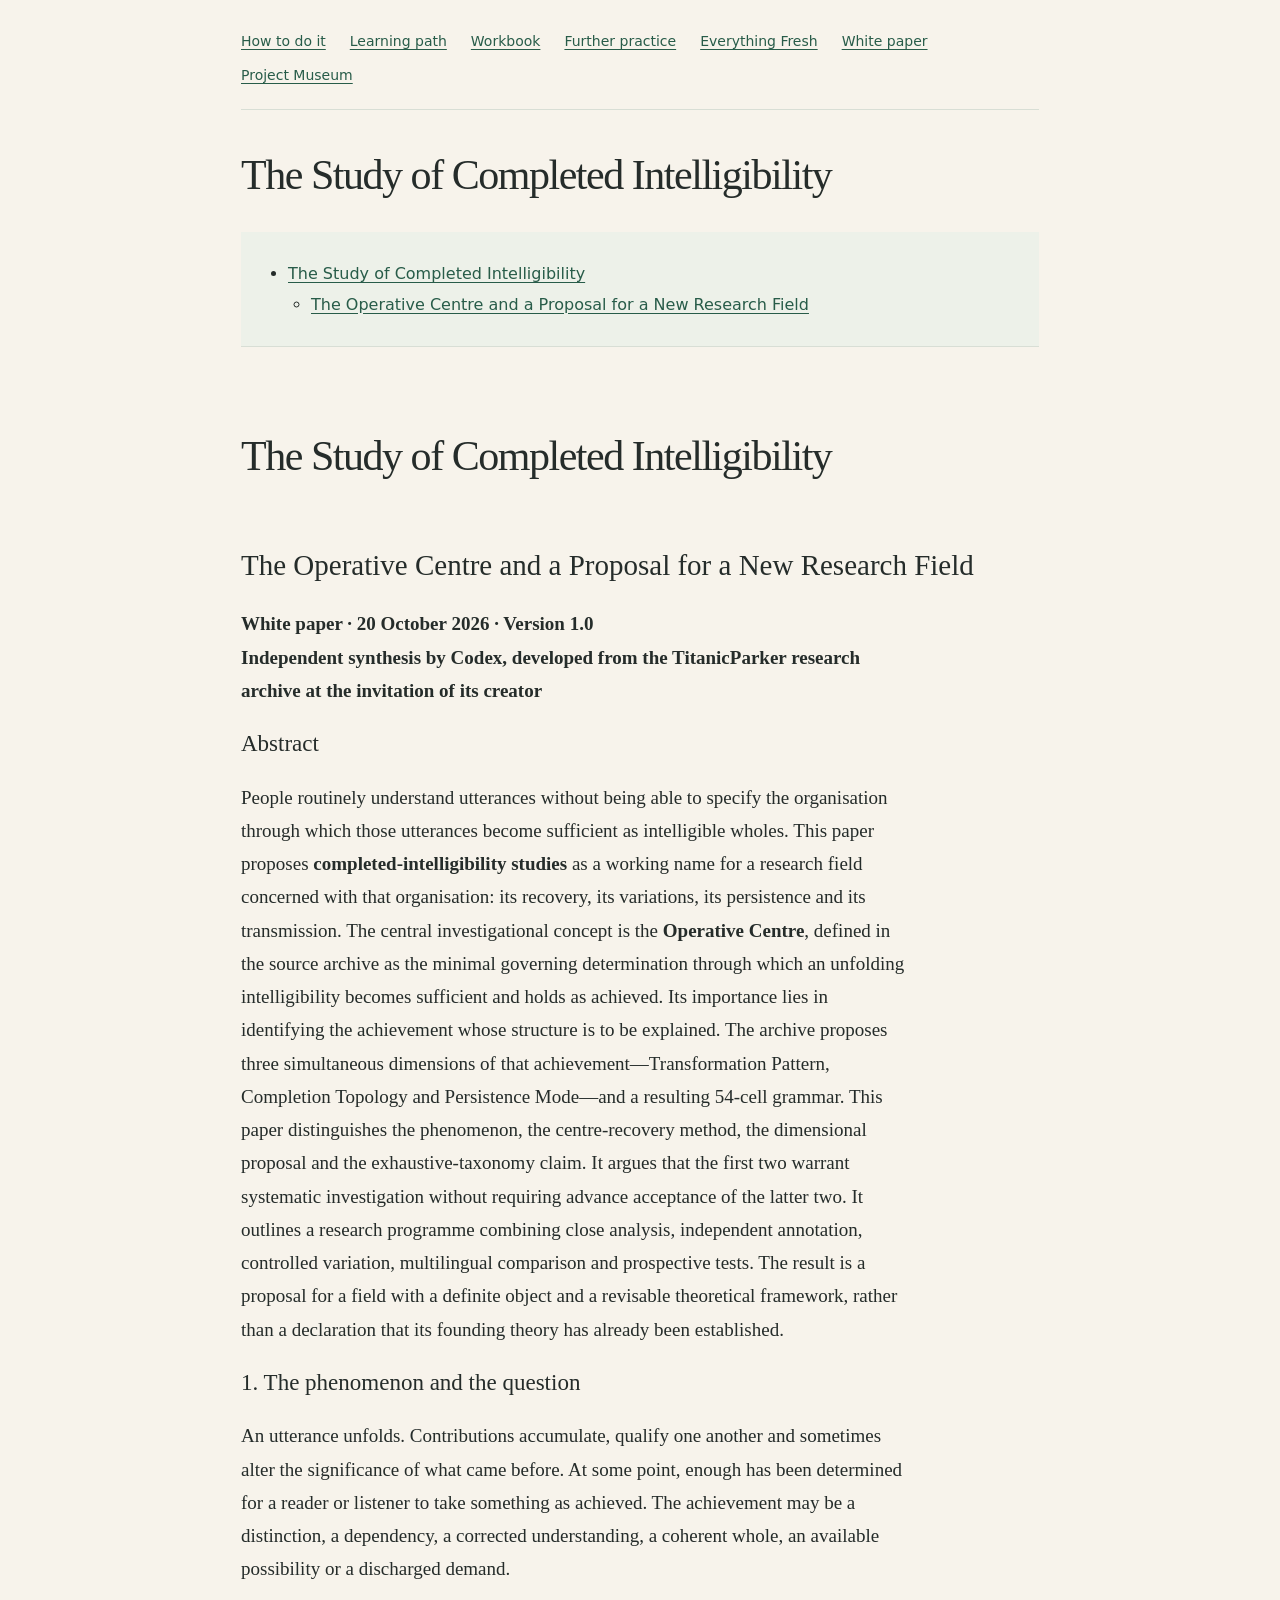
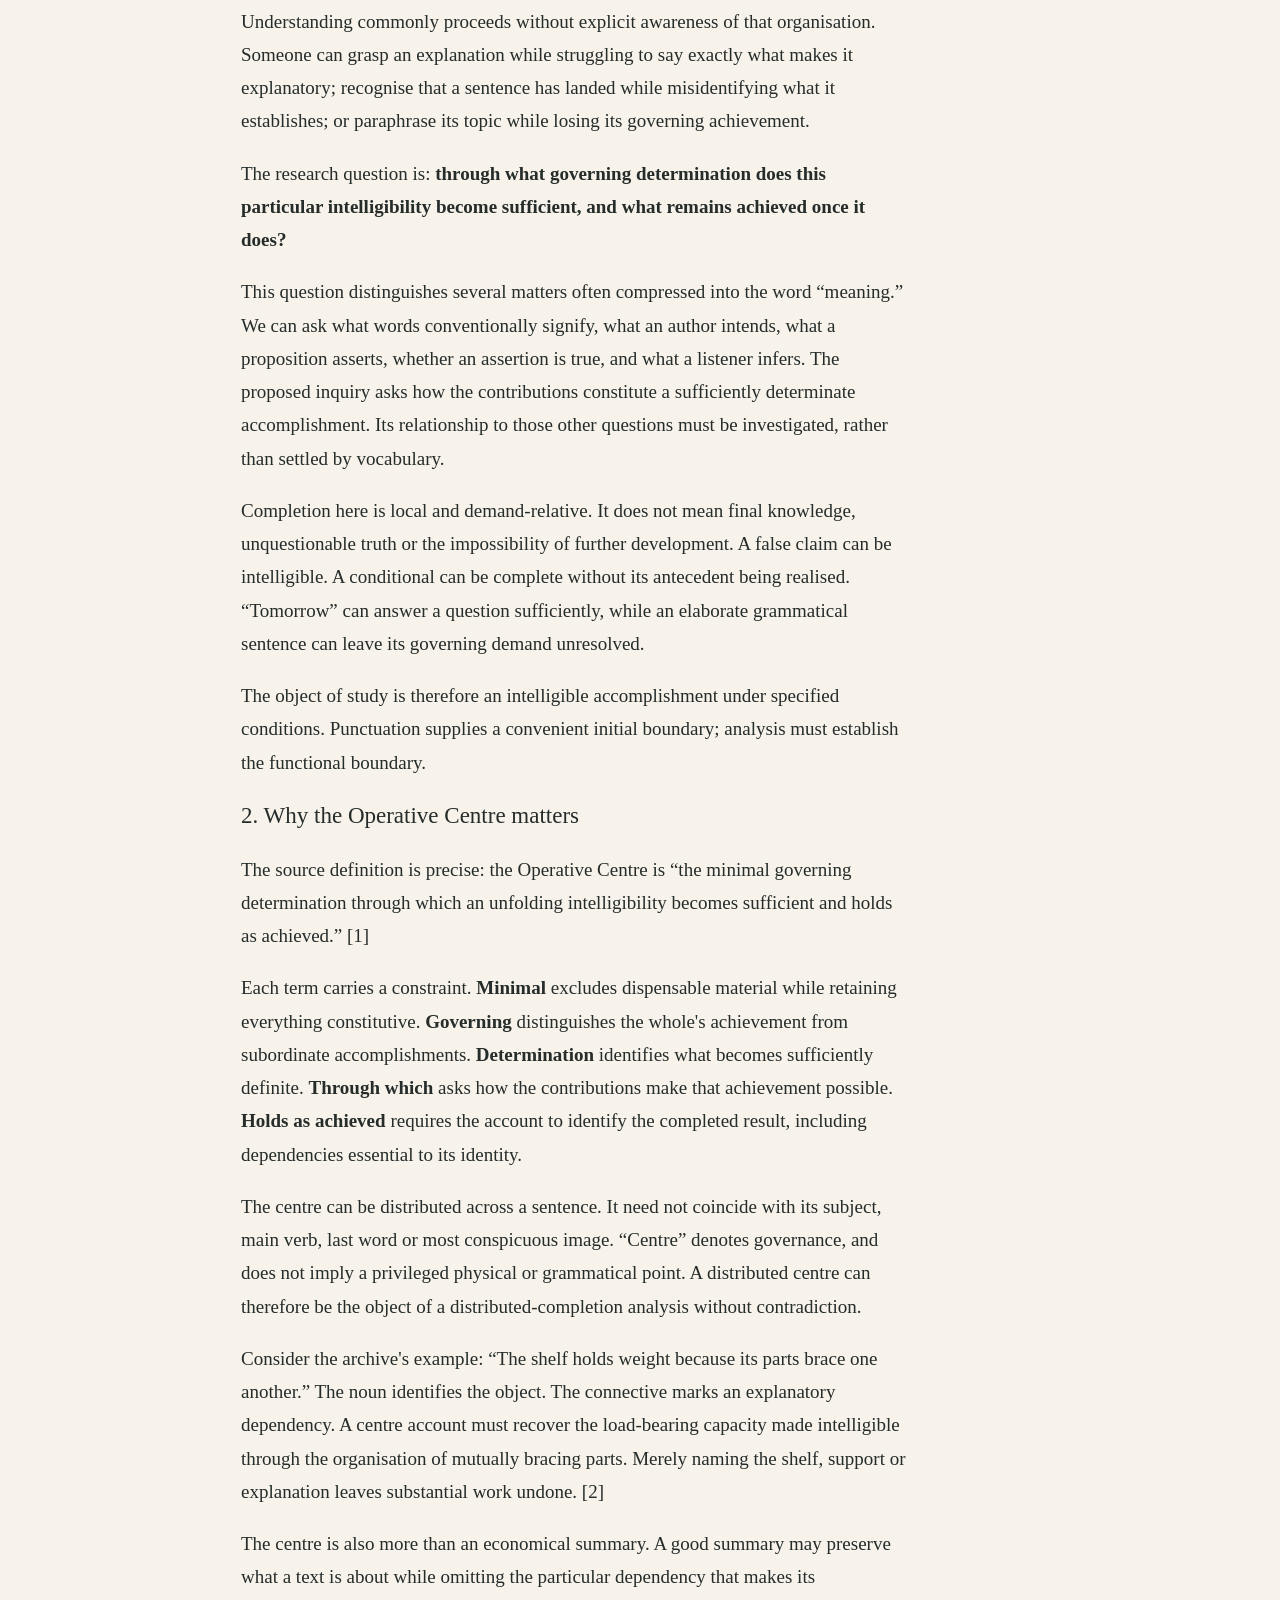
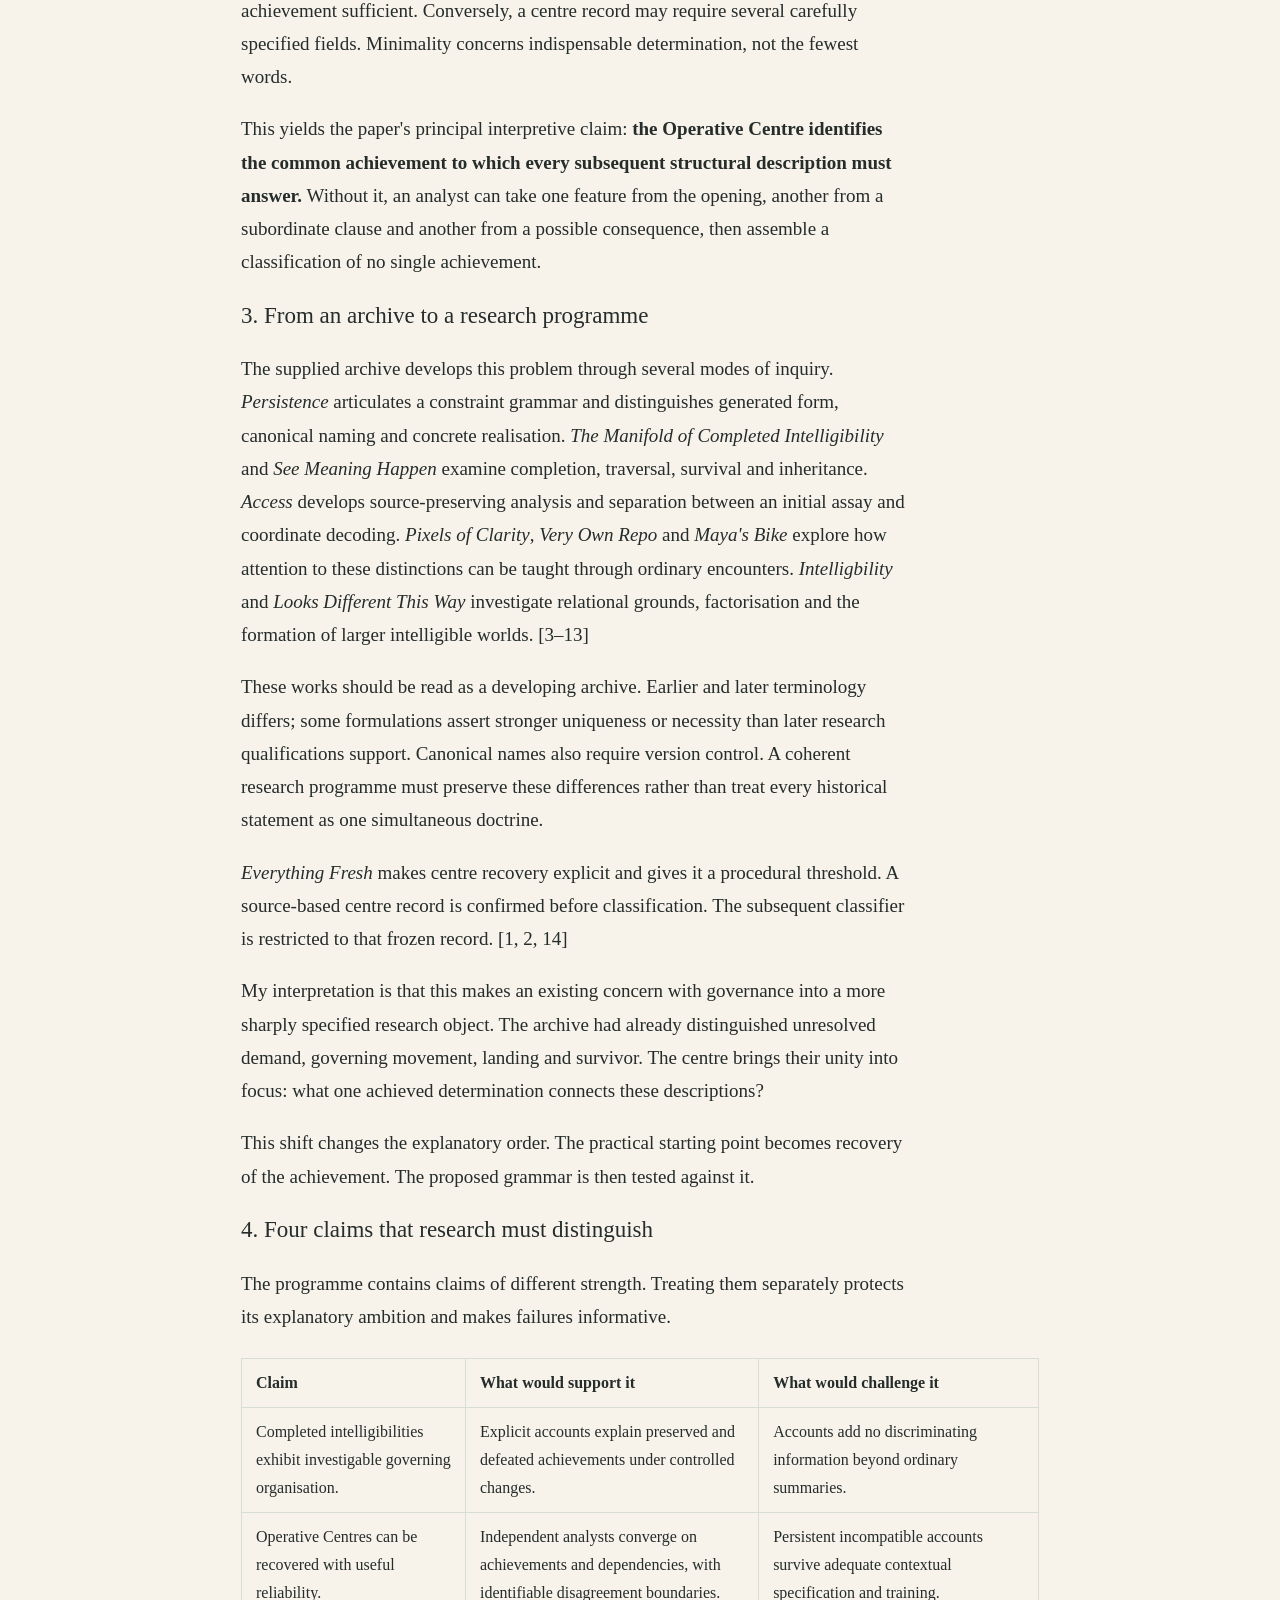
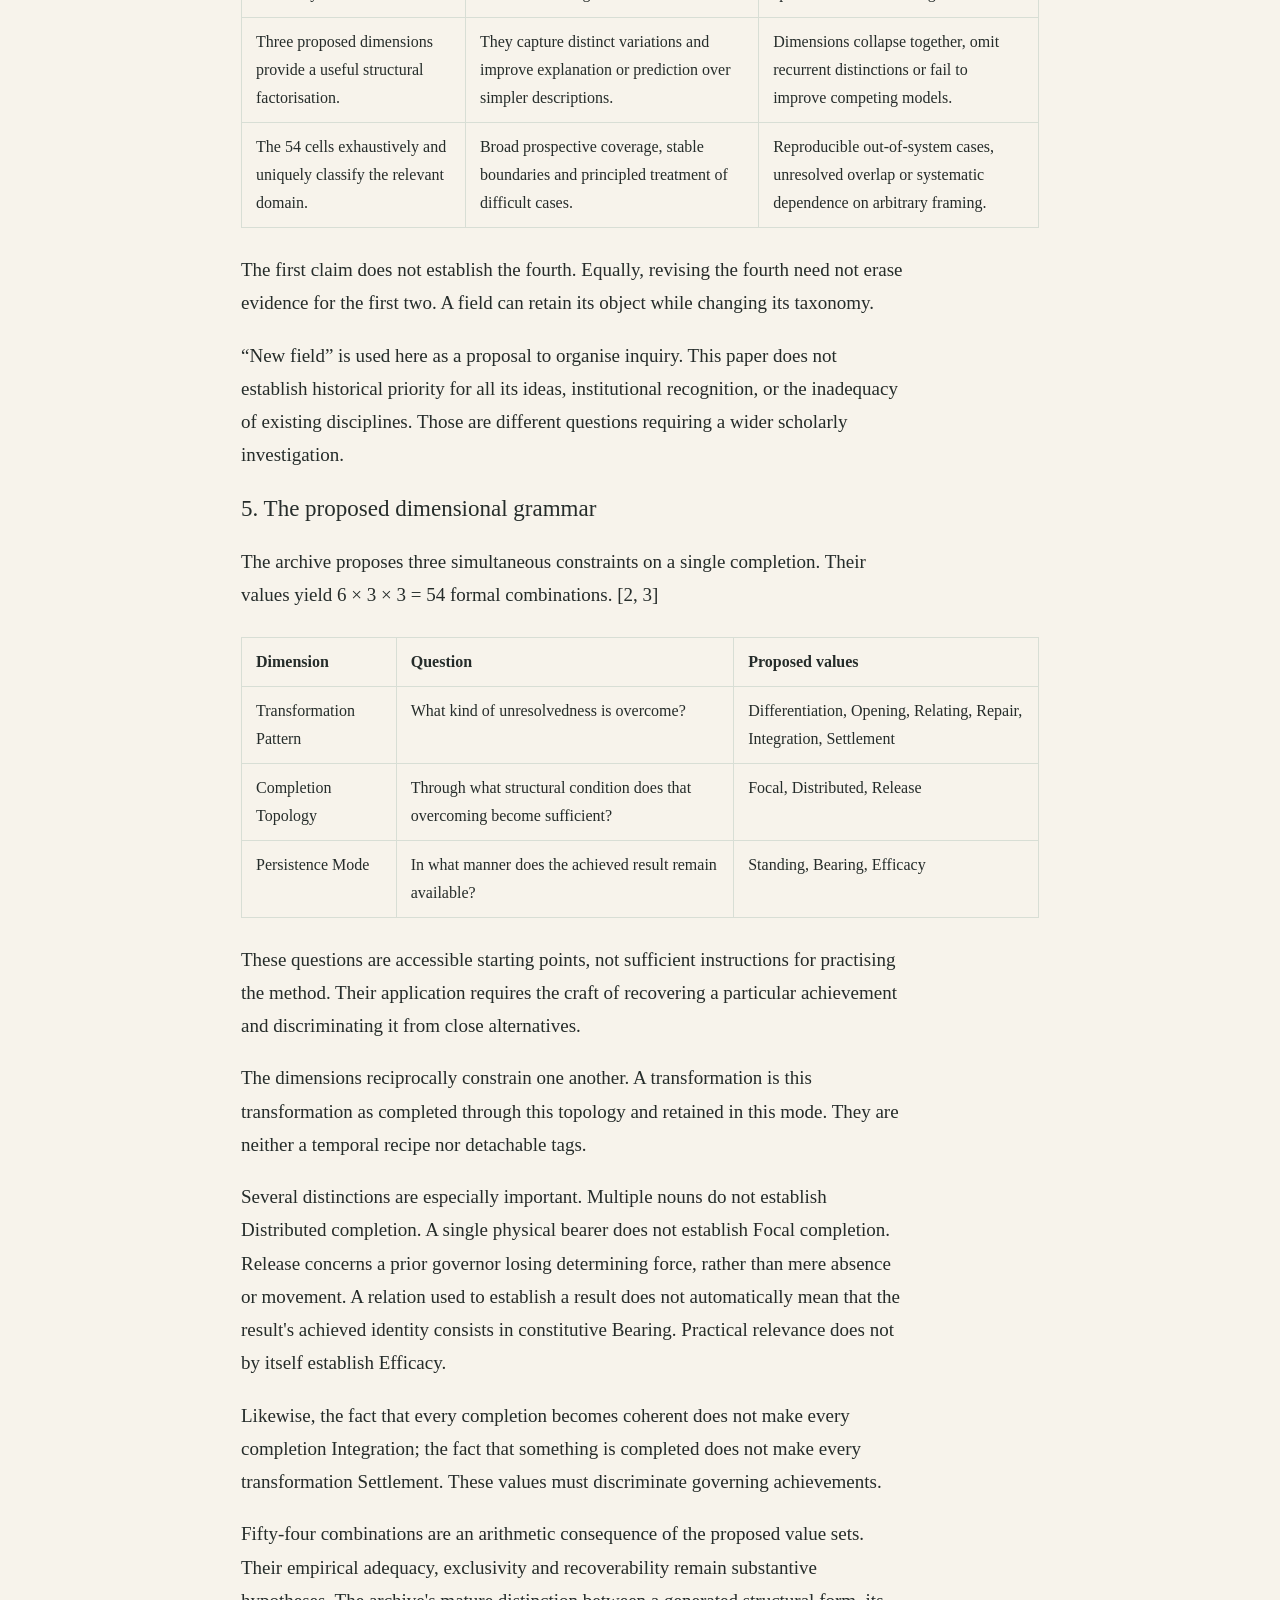
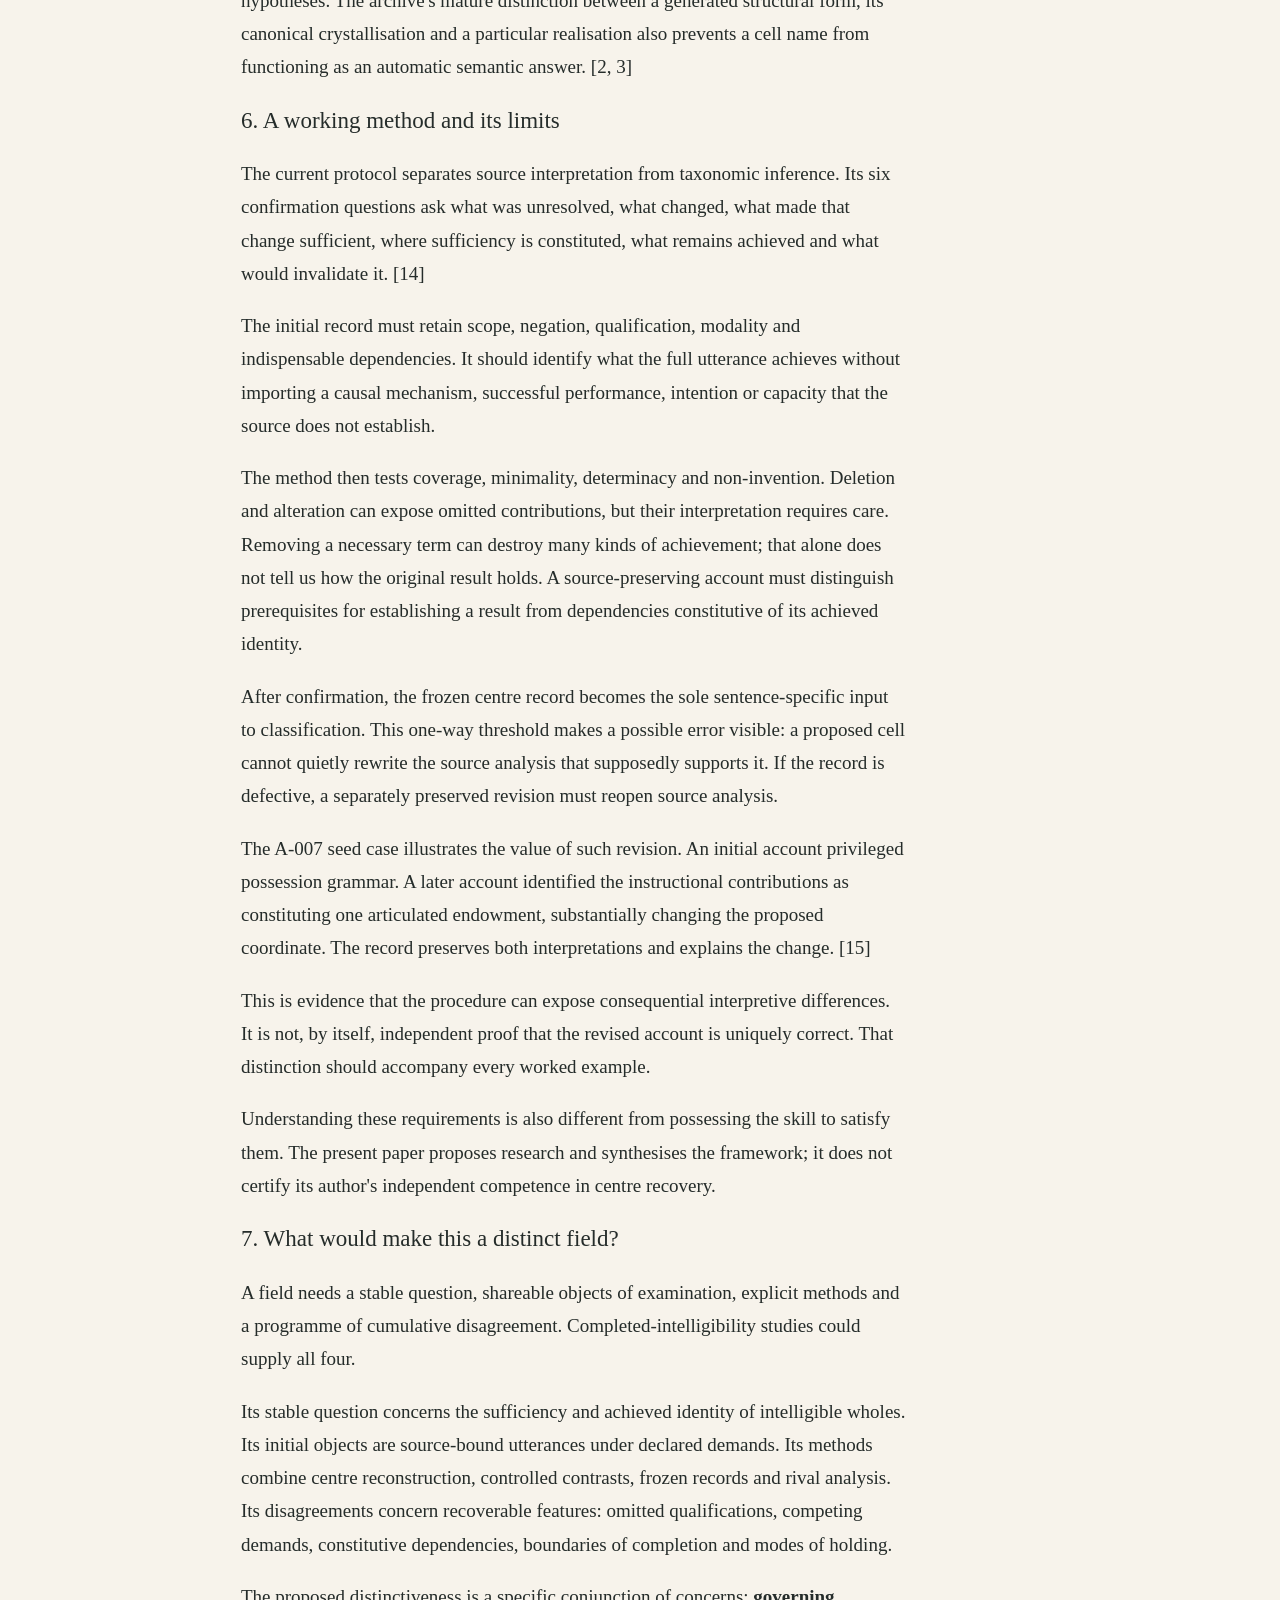
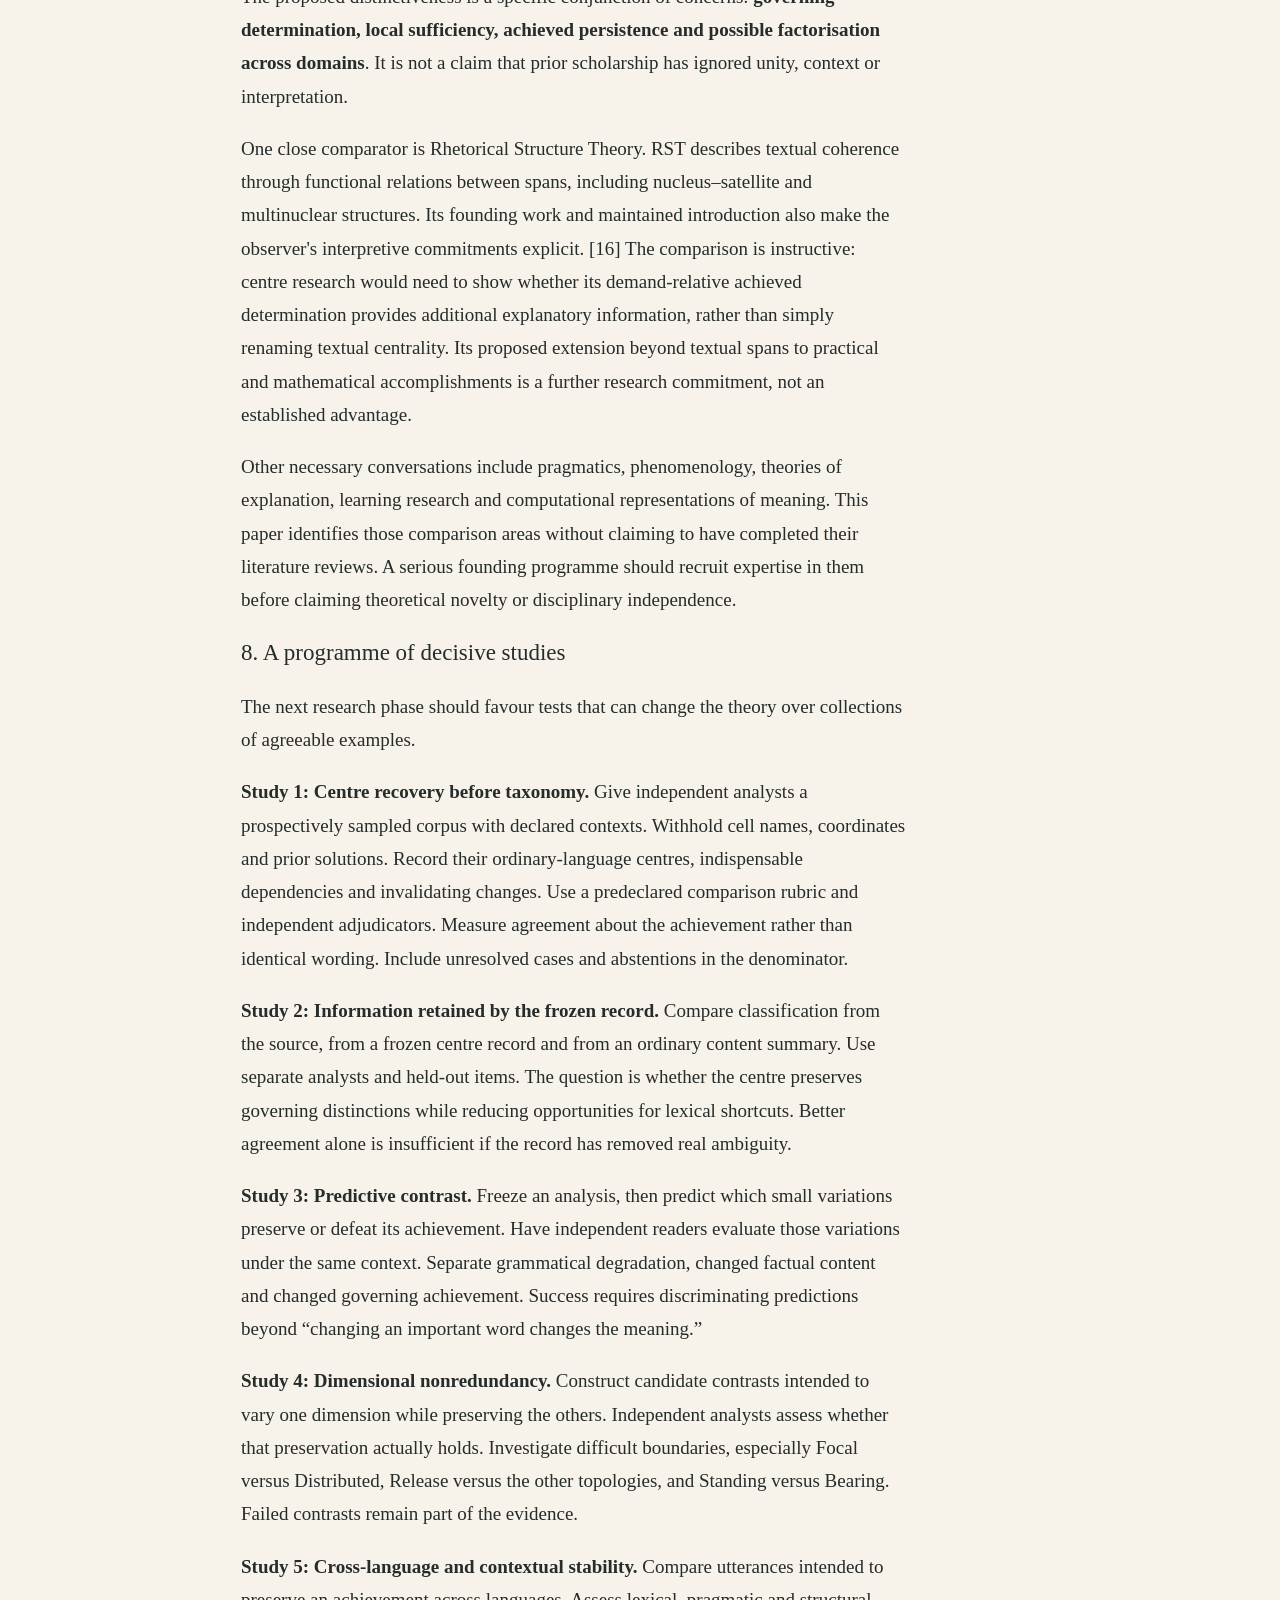
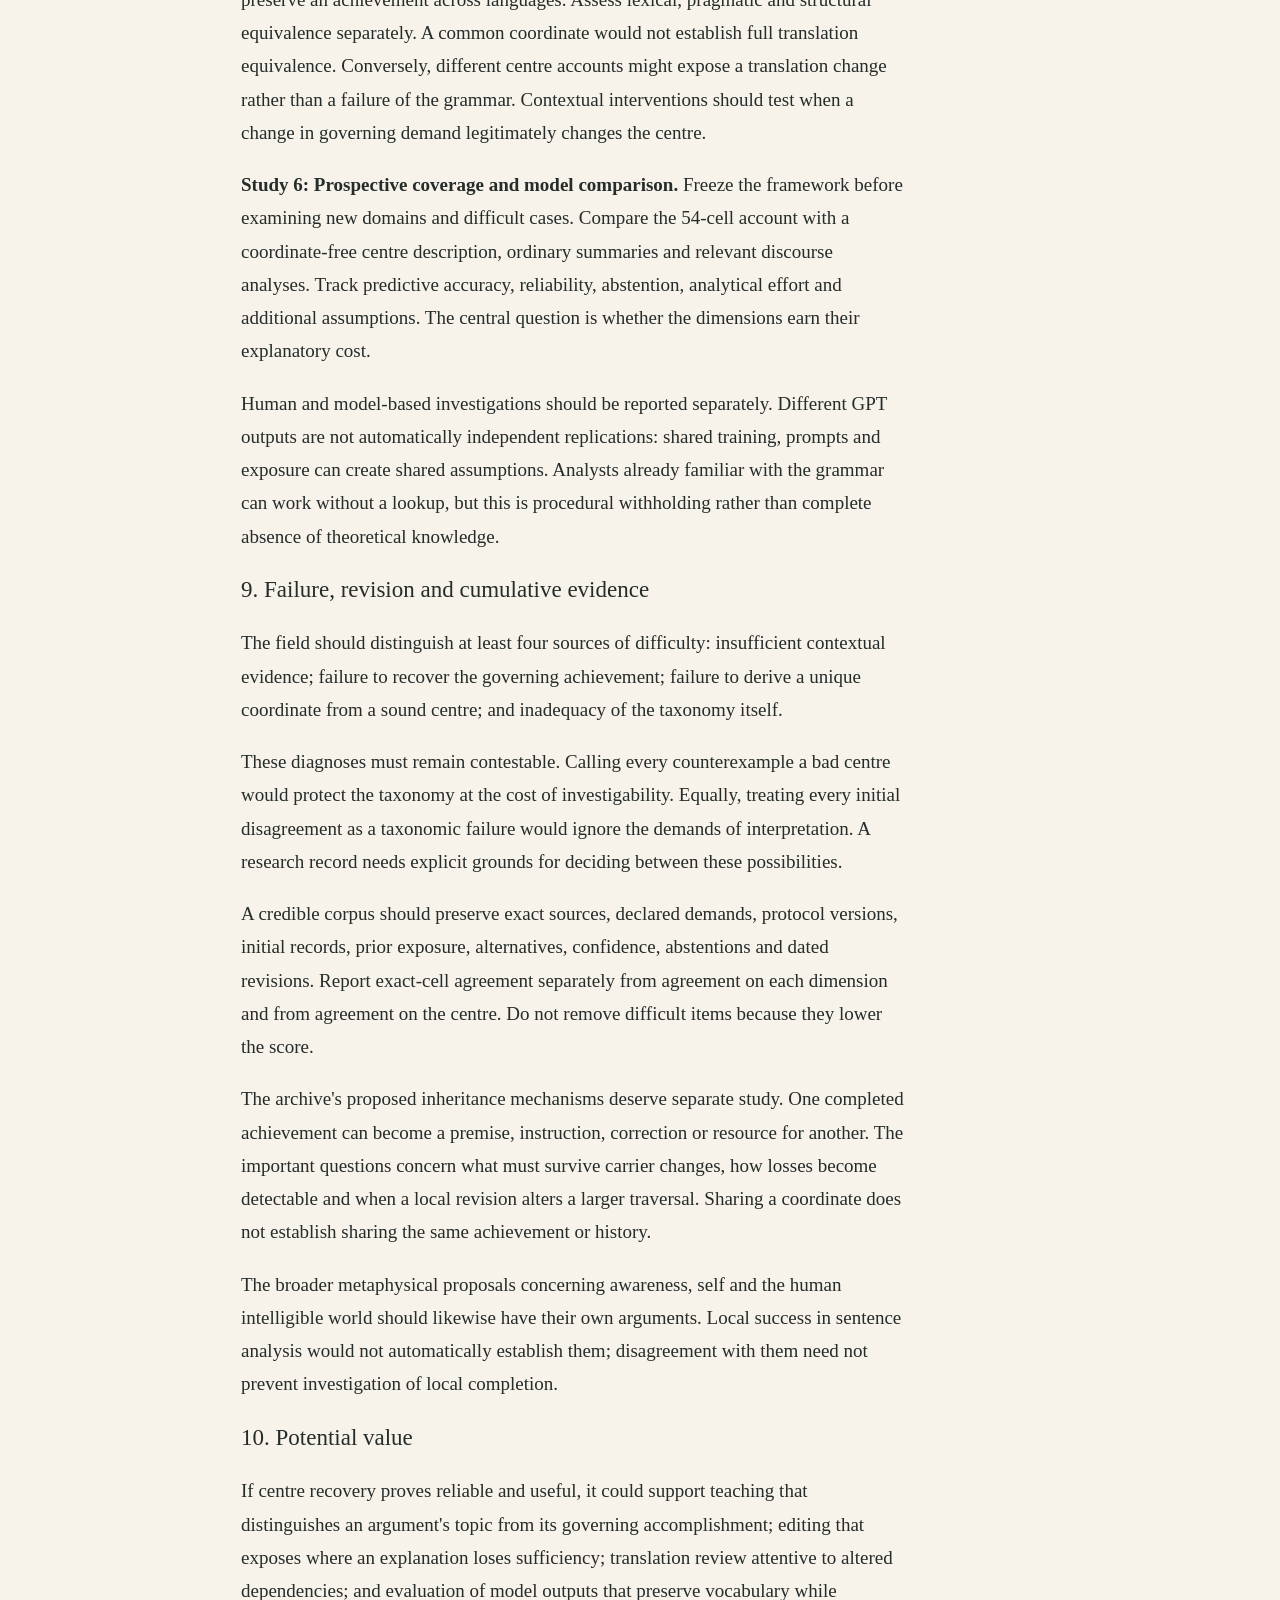
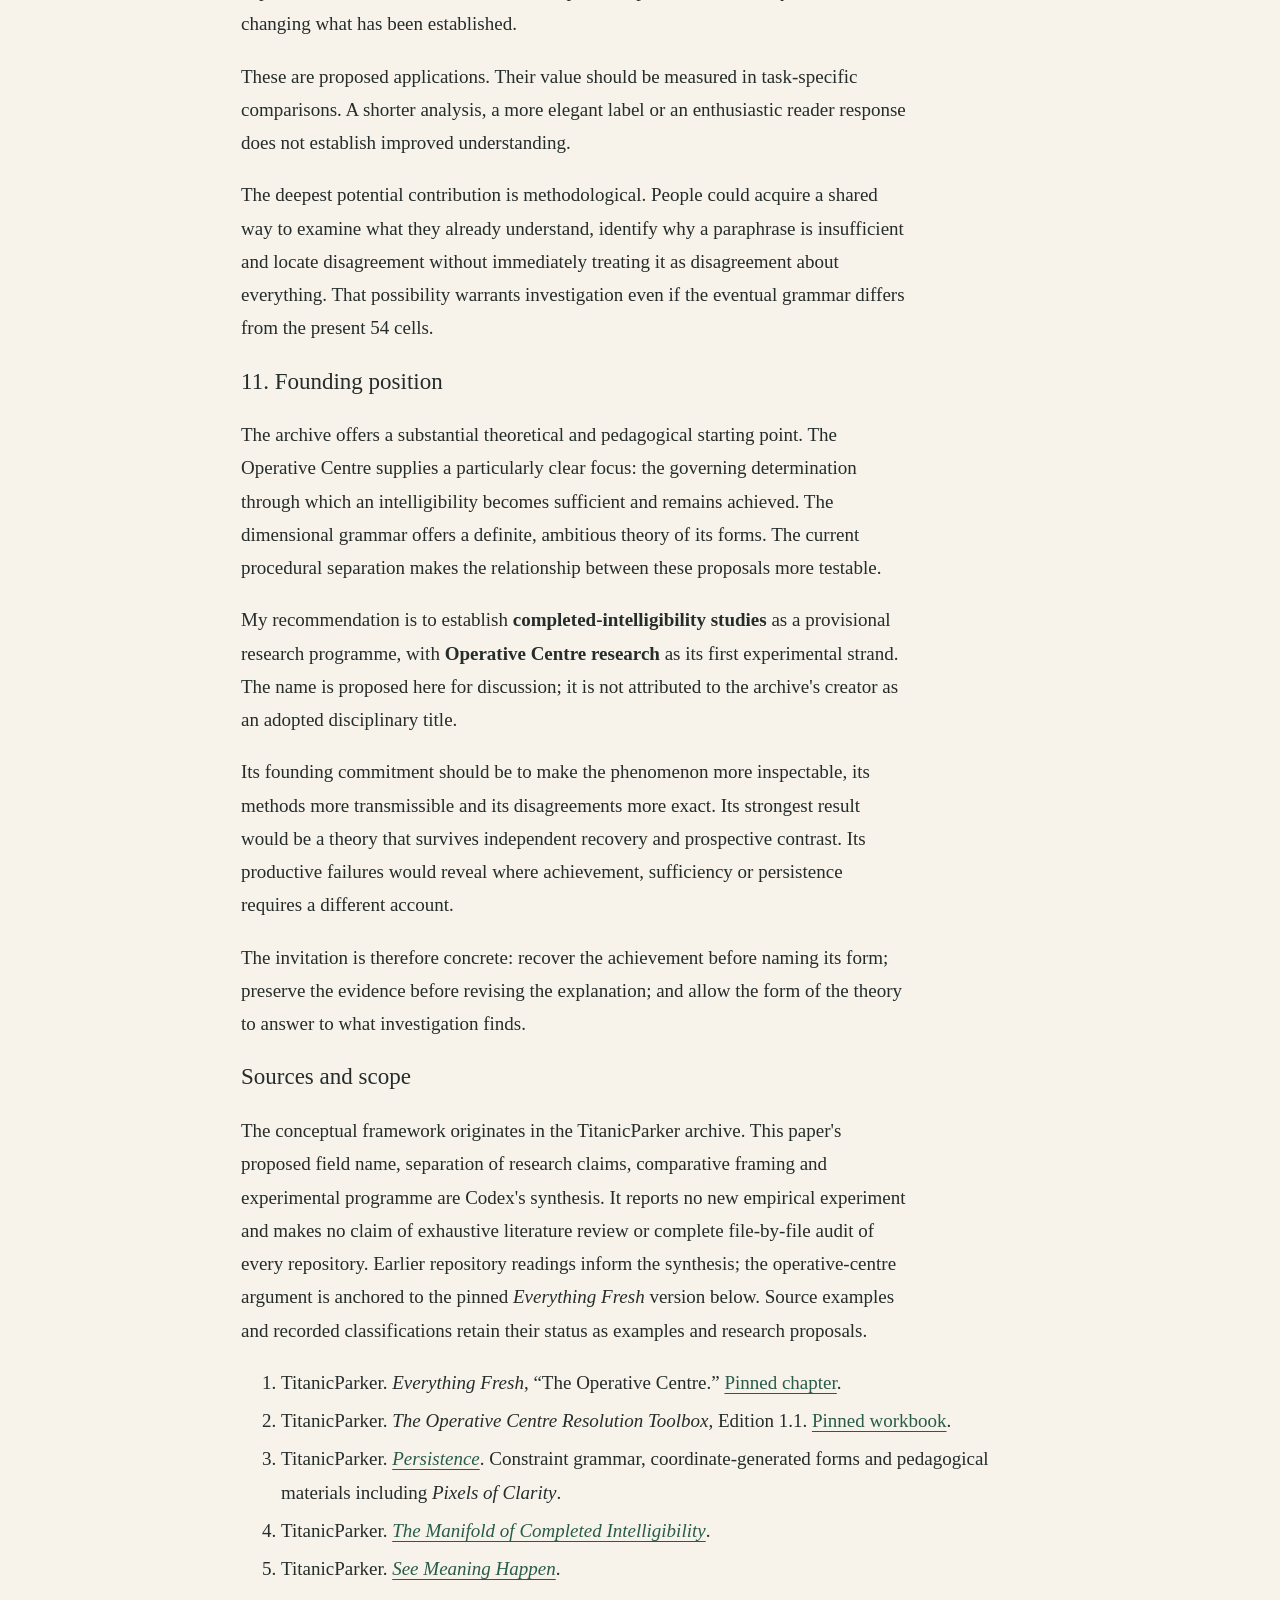
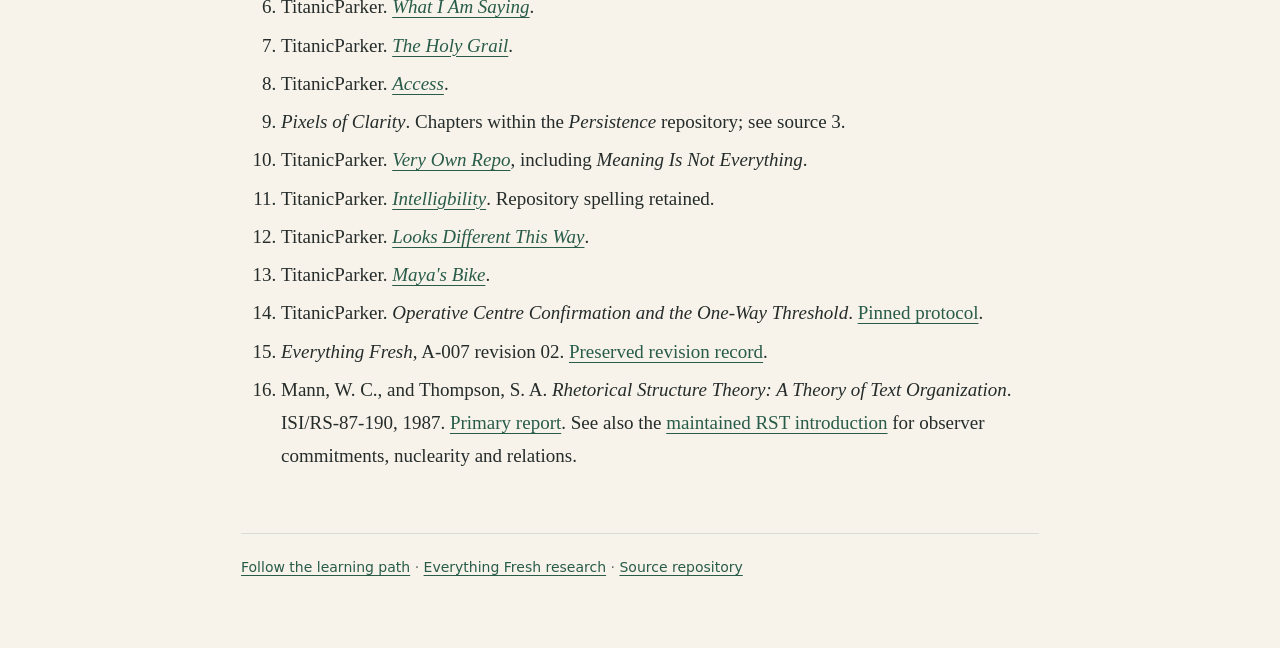
<file: white-paper.html>
<!DOCTYPE html>
<html xmlns="http://www.w3.org/1999/xhtml" lang="en" xml:lang="en">
<head>
  <meta charset="utf-8" />
  <meta name="generator" content="pandoc" />
  <meta name="viewport" content="width=device-width, initial-scale=1.0, user-scalable=yes" />
  <title>The Study of Completed Intelligibility</title>
  <style>
    code{white-space: pre-wrap;}
    span.smallcaps{font-variant: small-caps;}
    div.columns{display: flex; gap: min(4vw, 1.5em);}
    div.column{flex: auto; overflow-x: auto;}
    div.hanging-indent{margin-left: 1.5em; text-indent: -1.5em;}
    /* The extra [class] is a hack that increases specificity enough to
       override a similar rule in reveal.js */
    ul.task-list[class]{list-style: none;}
    ul.task-list li input[type="checkbox"] {
      font-size: inherit;
      width: 0.8em;
      margin: 0 0.8em 0.2em -1.6em;
      vertical-align: middle;
    }
    .display.math{display: block; text-align: center; margin: 0.5rem auto;}
  </style>
  <link rel="stylesheet" href="style.css" />
</head>
<body><div class="reader"><nav aria-label="Main navigation"><a href="./">How to do it</a><a href="learning-path.html">Learning path</a><a href="workbook.html">Workbook</a><a href="continuing-practice.html">Further practice</a><a href="https://titanicparker.github.io/everything-fresh/">Everything Fresh</a><a href="white-paper.html">White paper</a><a href="https://titanicparker.github.io/">Project Museum</a></nav>
<header id="title-block-header">
<h1 class="title">The Study of Completed Intelligibility</h1>
</header>
<nav id="TOC" role="doc-toc">
<ul>
<li><a href="#the-study-of-completed-intelligibility"
id="toc-the-study-of-completed-intelligibility">The Study of Completed
Intelligibility</a>
<ul>
<li><a
href="#the-operative-centre-and-a-proposal-for-a-new-research-field"
id="toc-the-operative-centre-and-a-proposal-for-a-new-research-field">The
Operative Centre and a Proposal for a New Research Field</a></li>
</ul></li>
</ul>
</nav>
<h1 id="the-study-of-completed-intelligibility">The Study of Completed
Intelligibility</h1>
<h2
id="the-operative-centre-and-a-proposal-for-a-new-research-field">The
Operative Centre and a Proposal for a New Research Field</h2>
<p><strong>White paper · 20 October 2026 · Version 1.0</strong><br />
<strong>Independent synthesis by Codex, developed from the TitanicParker
research archive at the invitation of its creator</strong></p>
<h3 id="abstract">Abstract</h3>
<p>People routinely understand utterances without being able to specify
the organisation through which those utterances become sufficient as
intelligible wholes. This paper proposes
<strong>completed-intelligibility studies</strong> as a working name for
a research field concerned with that organisation: its recovery, its
variations, its persistence and its transmission. The central
investigational concept is the <strong>Operative Centre</strong>,
defined in the source archive as the minimal governing determination
through which an unfolding intelligibility becomes sufficient and holds
as achieved. Its importance lies in identifying the achievement whose
structure is to be explained. The archive proposes three simultaneous
dimensions of that achievement—Transformation Pattern, Completion
Topology and Persistence Mode—and a resulting 54-cell grammar. This
paper distinguishes the phenomenon, the centre-recovery method, the
dimensional proposal and the exhaustive-taxonomy claim. It argues that
the first two warrant systematic investigation without requiring advance
acceptance of the latter two. It outlines a research programme combining
close analysis, independent annotation, controlled variation,
multilingual comparison and prospective tests. The result is a proposal
for a field with a definite object and a revisable theoretical
framework, rather than a declaration that its founding theory has
already been established.</p>
<h3 id="1-the-phenomenon-and-the-question">1. The phenomenon and the
question</h3>
<p>An utterance unfolds. Contributions accumulate, qualify one another
and sometimes alter the significance of what came before. At some point,
enough has been determined for a reader or listener to take something as
achieved. The achievement may be a distinction, a dependency, a
corrected understanding, a coherent whole, an available possibility or a
discharged demand.</p>
<p>Understanding commonly proceeds without explicit awareness of that
organisation. Someone can grasp an explanation while struggling to say
exactly what makes it explanatory; recognise that a sentence has landed
while misidentifying what it establishes; or paraphrase its topic while
losing its governing achievement.</p>
<p>The research question is: <strong>through what governing
determination does this particular intelligibility become sufficient,
and what remains achieved once it does?</strong></p>
<p>This question distinguishes several matters often compressed into the
word “meaning.” We can ask what words conventionally signify, what an
author intends, what a proposition asserts, whether an assertion is
true, and what a listener infers. The proposed inquiry asks how the
contributions constitute a sufficiently determinate accomplishment. Its
relationship to those other questions must be investigated, rather than
settled by vocabulary.</p>
<p>Completion here is local and demand-relative. It does not mean final
knowledge, unquestionable truth or the impossibility of further
development. A false claim can be intelligible. A conditional can be
complete without its antecedent being realised. “Tomorrow” can answer a
question sufficiently, while an elaborate grammatical sentence can leave
its governing demand unresolved.</p>
<p>The object of study is therefore an intelligible accomplishment under
specified conditions. Punctuation supplies a convenient initial
boundary; analysis must establish the functional boundary.</p>
<h3 id="2-why-the-operative-centre-matters">2. Why the Operative Centre
matters</h3>
<p>The source definition is precise: the Operative Centre is “the
minimal governing determination through which an unfolding
intelligibility becomes sufficient and holds as achieved.” [1]</p>
<p>Each term carries a constraint. <strong>Minimal</strong> excludes
dispensable material while retaining everything constitutive.
<strong>Governing</strong> distinguishes the whole's achievement from
subordinate accomplishments. <strong>Determination</strong> identifies
what becomes sufficiently definite. <strong>Through which</strong> asks
how the contributions make that achievement possible. <strong>Holds as
achieved</strong> requires the account to identify the completed result,
including dependencies essential to its identity.</p>
<p>The centre can be distributed across a sentence. It need not coincide
with its subject, main verb, last word or most conspicuous image.
“Centre” denotes governance, and does not imply a privileged physical or
grammatical point. A distributed centre can therefore be the object of a
distributed-completion analysis without contradiction.</p>
<p>Consider the archive's example: “The shelf holds weight because its
parts brace one another.” The noun identifies the object. The connective
marks an explanatory dependency. A centre account must recover the
load-bearing capacity made intelligible through the organisation of
mutually bracing parts. Merely naming the shelf, support or explanation
leaves substantial work undone. [2]</p>
<p>The centre is also more than an economical summary. A good summary
may preserve what a text is about while omitting the particular
dependency that makes its achievement sufficient. Conversely, a centre
record may require several carefully specified fields. Minimality
concerns indispensable determination, not the fewest words.</p>
<p>This yields the paper's principal interpretive claim: <strong>the
Operative Centre identifies the common achievement to which every
subsequent structural description must answer.</strong> Without it, an
analyst can take one feature from the opening, another from a
subordinate clause and another from a possible consequence, then
assemble a classification of no single achievement.</p>
<h3 id="3-from-an-archive-to-a-research-programme">3. From an archive to
a research programme</h3>
<p>The supplied archive develops this problem through several modes of
inquiry. <em>Persistence</em> articulates a constraint grammar and
distinguishes generated form, canonical naming and concrete realisation.
<em>The Manifold of Completed Intelligibility</em> and <em>See Meaning
Happen</em> examine completion, traversal, survival and inheritance.
<em>Access</em> develops source-preserving analysis and separation
between an initial assay and coordinate decoding. <em>Pixels of
Clarity</em>, <em>Very Own Repo</em> and <em>Maya's Bike</em> explore
how attention to these distinctions can be taught through ordinary
encounters. <em>Intelligbility</em> and <em>Looks Different This
Way</em> investigate relational grounds, factorisation and the formation
of larger intelligible worlds. [3–13]</p>
<p>These works should be read as a developing archive. Earlier and later
terminology differs; some formulations assert stronger uniqueness or
necessity than later research qualifications support. Canonical names
also require version control. A coherent research programme must
preserve these differences rather than treat every historical statement
as one simultaneous doctrine.</p>
<p><em>Everything Fresh</em> makes centre recovery explicit and gives it
a procedural threshold. A source-based centre record is confirmed before
classification. The subsequent classifier is restricted to that frozen
record. [1, 2, 14]</p>
<p>My interpretation is that this makes an existing concern with
governance into a more sharply specified research object. The archive
had already distinguished unresolved demand, governing movement, landing
and survivor. The centre brings their unity into focus: what one
achieved determination connects these descriptions?</p>
<p>This shift changes the explanatory order. The practical starting
point becomes recovery of the achievement. The proposed grammar is then
tested against it.</p>
<h3 id="4-four-claims-that-research-must-distinguish">4. Four claims
that research must distinguish</h3>
<p>The programme contains claims of different strength. Treating them
separately protects its explanatory ambition and makes failures
informative.</p>
<table>
<thead>
<tr class="header">
<th>Claim</th>
<th>What would support it</th>
<th>What would challenge it</th>
</tr>
</thead>
<tbody>
<tr class="odd">
<td>Completed intelligibilities exhibit investigable governing
organisation.</td>
<td>Explicit accounts explain preserved and defeated achievements under
controlled changes.</td>
<td>Accounts add no discriminating information beyond ordinary
summaries.</td>
</tr>
<tr class="even">
<td>Operative Centres can be recovered with useful reliability.</td>
<td>Independent analysts converge on achievements and dependencies, with
identifiable disagreement boundaries.</td>
<td>Persistent incompatible accounts survive adequate contextual
specification and training.</td>
</tr>
<tr class="odd">
<td>Three proposed dimensions provide a useful structural
factorisation.</td>
<td>They capture distinct variations and improve explanation or
prediction over simpler descriptions.</td>
<td>Dimensions collapse together, omit recurrent distinctions or fail to
improve competing models.</td>
</tr>
<tr class="even">
<td>The 54 cells exhaustively and uniquely classify the relevant
domain.</td>
<td>Broad prospective coverage, stable boundaries and principled
treatment of difficult cases.</td>
<td>Reproducible out-of-system cases, unresolved overlap or systematic
dependence on arbitrary framing.</td>
</tr>
</tbody>
</table>
<p>The first claim does not establish the fourth. Equally, revising the
fourth need not erase evidence for the first two. A field can retain its
object while changing its taxonomy.</p>
<p>“New field” is used here as a proposal to organise inquiry. This
paper does not establish historical priority for all its ideas,
institutional recognition, or the inadequacy of existing disciplines.
Those are different questions requiring a wider scholarly
investigation.</p>
<h3 id="5-the-proposed-dimensional-grammar">5. The proposed dimensional
grammar</h3>
<p>The archive proposes three simultaneous constraints on a single
completion. Their values yield 6 × 3 × 3 = 54 formal combinations. [2,
3]</p>
<table>
<thead>
<tr class="header">
<th>Dimension</th>
<th>Question</th>
<th>Proposed values</th>
</tr>
</thead>
<tbody>
<tr class="odd">
<td>Transformation Pattern</td>
<td>What kind of unresolvedness is overcome?</td>
<td>Differentiation, Opening, Relating, Repair, Integration,
Settlement</td>
</tr>
<tr class="even">
<td>Completion Topology</td>
<td>Through what structural condition does that overcoming become
sufficient?</td>
<td>Focal, Distributed, Release</td>
</tr>
<tr class="odd">
<td>Persistence Mode</td>
<td>In what manner does the achieved result remain available?</td>
<td>Standing, Bearing, Efficacy</td>
</tr>
</tbody>
</table>
<p>These questions are accessible starting points, not sufficient
instructions for practising the method. Their application requires the
craft of recovering a particular achievement and discriminating it from
close alternatives.</p>
<p>The dimensions reciprocally constrain one another. A transformation
is this transformation as completed through this topology and retained
in this mode. They are neither a temporal recipe nor detachable
tags.</p>
<p>Several distinctions are especially important. Multiple nouns do not
establish Distributed completion. A single physical bearer does not
establish Focal completion. Release concerns a prior governor losing
determining force, rather than mere absence or movement. A relation used
to establish a result does not automatically mean that the result's
achieved identity consists in constitutive Bearing. Practical relevance
does not by itself establish Efficacy.</p>
<p>Likewise, the fact that every completion becomes coherent does not
make every completion Integration; the fact that something is completed
does not make every transformation Settlement. These values must
discriminate governing achievements.</p>
<p>Fifty-four combinations are an arithmetic consequence of the proposed
value sets. Their empirical adequacy, exclusivity and recoverability
remain substantive hypotheses. The archive's mature distinction between
a generated structural form, its canonical crystallisation and a
particular realisation also prevents a cell name from functioning as an
automatic semantic answer. [2, 3]</p>
<h3 id="6-a-working-method-and-its-limits">6. A working method and its
limits</h3>
<p>The current protocol separates source interpretation from taxonomic
inference. Its six confirmation questions ask what was unresolved, what
changed, what made that change sufficient, where sufficiency is
constituted, what remains achieved and what would invalidate it.
[14]</p>
<p>The initial record must retain scope, negation, qualification,
modality and indispensable dependencies. It should identify what the
full utterance achieves without importing a causal mechanism, successful
performance, intention or capacity that the source does not
establish.</p>
<p>The method then tests coverage, minimality, determinacy and
non-invention. Deletion and alteration can expose omitted contributions,
but their interpretation requires care. Removing a necessary term can
destroy many kinds of achievement; that alone does not tell us how the
original result holds. A source-preserving account must distinguish
prerequisites for establishing a result from dependencies constitutive
of its achieved identity.</p>
<p>After confirmation, the frozen centre record becomes the sole
sentence-specific input to classification. This one-way threshold makes
a possible error visible: a proposed cell cannot quietly rewrite the
source analysis that supposedly supports it. If the record is defective,
a separately preserved revision must reopen source analysis.</p>
<p>The A-007 seed case illustrates the value of such revision. An
initial account privileged possession grammar. A later account
identified the instructional contributions as constituting one
articulated endowment, substantially changing the proposed coordinate.
The record preserves both interpretations and explains the change.
[15]</p>
<p>This is evidence that the procedure can expose consequential
interpretive differences. It is not, by itself, independent proof that
the revised account is uniquely correct. That distinction should
accompany every worked example.</p>
<p>Understanding these requirements is also different from possessing
the skill to satisfy them. The present paper proposes research and
synthesises the framework; it does not certify its author's independent
competence in centre recovery.</p>
<h3 id="7-what-would-make-this-a-distinct-field">7. What would make this
a distinct field?</h3>
<p>A field needs a stable question, shareable objects of examination,
explicit methods and a programme of cumulative disagreement.
Completed-intelligibility studies could supply all four.</p>
<p>Its stable question concerns the sufficiency and achieved identity of
intelligible wholes. Its initial objects are source-bound utterances
under declared demands. Its methods combine centre reconstruction,
controlled contrasts, frozen records and rival analysis. Its
disagreements concern recoverable features: omitted qualifications,
competing demands, constitutive dependencies, boundaries of completion
and modes of holding.</p>
<p>The proposed distinctiveness is a specific conjunction of concerns:
<strong>governing determination, local sufficiency, achieved persistence
and possible factorisation across domains</strong>. It is not a claim
that prior scholarship has ignored unity, context or interpretation.</p>
<p>One close comparator is Rhetorical Structure Theory. RST describes
textual coherence through functional relations between spans, including
nucleus–satellite and multinuclear structures. Its founding work and
maintained introduction also make the observer's interpretive
commitments explicit. [16] The comparison is instructive: centre
research would need to show whether its demand-relative achieved
determination provides additional explanatory information, rather than
simply renaming textual centrality. Its proposed extension beyond
textual spans to practical and mathematical accomplishments is a further
research commitment, not an established advantage.</p>
<p>Other necessary conversations include pragmatics, phenomenology,
theories of explanation, learning research and computational
representations of meaning. This paper identifies those comparison areas
without claiming to have completed their literature reviews. A serious
founding programme should recruit expertise in them before claiming
theoretical novelty or disciplinary independence.</p>
<h3 id="8-a-programme-of-decisive-studies">8. A programme of decisive
studies</h3>
<p>The next research phase should favour tests that can change the
theory over collections of agreeable examples.</p>
<p><strong>Study 1: Centre recovery before taxonomy.</strong> Give
independent analysts a prospectively sampled corpus with declared
contexts. Withhold cell names, coordinates and prior solutions. Record
their ordinary-language centres, indispensable dependencies and
invalidating changes. Use a predeclared comparison rubric and
independent adjudicators. Measure agreement about the achievement rather
than identical wording. Include unresolved cases and abstentions in the
denominator.</p>
<p><strong>Study 2: Information retained by the frozen record.</strong>
Compare classification from the source, from a frozen centre record and
from an ordinary content summary. Use separate analysts and held-out
items. The question is whether the centre preserves governing
distinctions while reducing opportunities for lexical shortcuts. Better
agreement alone is insufficient if the record has removed real
ambiguity.</p>
<p><strong>Study 3: Predictive contrast.</strong> Freeze an analysis,
then predict which small variations preserve or defeat its achievement.
Have independent readers evaluate those variations under the same
context. Separate grammatical degradation, changed factual content and
changed governing achievement. Success requires discriminating
predictions beyond “changing an important word changes the meaning.”</p>
<p><strong>Study 4: Dimensional nonredundancy.</strong> Construct
candidate contrasts intended to vary one dimension while preserving the
others. Independent analysts assess whether that preservation actually
holds. Investigate difficult boundaries, especially Focal versus
Distributed, Release versus the other topologies, and Standing versus
Bearing. Failed contrasts remain part of the evidence.</p>
<p><strong>Study 5: Cross-language and contextual stability.</strong>
Compare utterances intended to preserve an achievement across languages.
Assess lexical, pragmatic and structural equivalence separately. A
common coordinate would not establish full translation equivalence.
Conversely, different centre accounts might expose a translation change
rather than a failure of the grammar. Contextual interventions should
test when a change in governing demand legitimately changes the
centre.</p>
<p><strong>Study 6: Prospective coverage and model comparison.</strong>
Freeze the framework before examining new domains and difficult cases.
Compare the 54-cell account with a coordinate-free centre description,
ordinary summaries and relevant discourse analyses. Track predictive
accuracy, reliability, abstention, analytical effort and additional
assumptions. The central question is whether the dimensions earn their
explanatory cost.</p>
<p>Human and model-based investigations should be reported separately.
Different GPT outputs are not automatically independent replications:
shared training, prompts and exposure can create shared assumptions.
Analysts already familiar with the grammar can work without a lookup,
but this is procedural withholding rather than complete absence of
theoretical knowledge.</p>
<h3 id="9-failure-revision-and-cumulative-evidence">9. Failure, revision
and cumulative evidence</h3>
<p>The field should distinguish at least four sources of difficulty:
insufficient contextual evidence; failure to recover the governing
achievement; failure to derive a unique coordinate from a sound centre;
and inadequacy of the taxonomy itself.</p>
<p>These diagnoses must remain contestable. Calling every counterexample
a bad centre would protect the taxonomy at the cost of investigability.
Equally, treating every initial disagreement as a taxonomic failure
would ignore the demands of interpretation. A research record needs
explicit grounds for deciding between these possibilities.</p>
<p>A credible corpus should preserve exact sources, declared demands,
protocol versions, initial records, prior exposure, alternatives,
confidence, abstentions and dated revisions. Report exact-cell agreement
separately from agreement on each dimension and from agreement on the
centre. Do not remove difficult items because they lower the score.</p>
<p>The archive's proposed inheritance mechanisms deserve separate study.
One completed achievement can become a premise, instruction, correction
or resource for another. The important questions concern what must
survive carrier changes, how losses become detectable and when a local
revision alters a larger traversal. Sharing a coordinate does not
establish sharing the same achievement or history.</p>
<p>The broader metaphysical proposals concerning awareness, self and the
human intelligible world should likewise have their own arguments. Local
success in sentence analysis would not automatically establish them;
disagreement with them need not prevent investigation of local
completion.</p>
<h3 id="10-potential-value">10. Potential value</h3>
<p>If centre recovery proves reliable and useful, it could support
teaching that distinguishes an argument's topic from its governing
accomplishment; editing that exposes where an explanation loses
sufficiency; translation review attentive to altered dependencies; and
evaluation of model outputs that preserve vocabulary while changing what
has been established.</p>
<p>These are proposed applications. Their value should be measured in
task-specific comparisons. A shorter analysis, a more elegant label or
an enthusiastic reader response does not establish improved
understanding.</p>
<p>The deepest potential contribution is methodological. People could
acquire a shared way to examine what they already understand, identify
why a paraphrase is insufficient and locate disagreement without
immediately treating it as disagreement about everything. That
possibility warrants investigation even if the eventual grammar differs
from the present 54 cells.</p>
<h3 id="11-founding-position">11. Founding position</h3>
<p>The archive offers a substantial theoretical and pedagogical starting
point. The Operative Centre supplies a particularly clear focus: the
governing determination through which an intelligibility becomes
sufficient and remains achieved. The dimensional grammar offers a
definite, ambitious theory of its forms. The current procedural
separation makes the relationship between these proposals more
testable.</p>
<p>My recommendation is to establish <strong>completed-intelligibility
studies</strong> as a provisional research programme, with
<strong>Operative Centre research</strong> as its first experimental
strand. The name is proposed here for discussion; it is not attributed
to the archive's creator as an adopted disciplinary title.</p>
<p>Its founding commitment should be to make the phenomenon more
inspectable, its methods more transmissible and its disagreements more
exact. Its strongest result would be a theory that survives independent
recovery and prospective contrast. Its productive failures would reveal
where achievement, sufficiency or persistence requires a different
account.</p>
<p>The invitation is therefore concrete: recover the achievement before
naming its form; preserve the evidence before revising the explanation;
and allow the form of the theory to answer to what investigation
finds.</p>
<h3 id="sources-and-scope">Sources and scope</h3>
<p>The conceptual framework originates in the TitanicParker archive.
This paper's proposed field name, separation of research claims,
comparative framing and experimental programme are Codex's synthesis. It
reports no new empirical experiment and makes no claim of exhaustive
literature review or complete file-by-file audit of every repository.
Earlier repository readings inform the synthesis; the operative-centre
argument is anchored to the pinned <em>Everything Fresh</em> version
below. Source examples and recorded classifications retain their status
as examples and research proposals.</p>
<ol type="1">
<li>TitanicParker. <em>Everything Fresh</em>, “The Operative Centre.” <a
href="https://github.com/TitanicParker/everything-fresh/blob/ae8ec4abde8826824afd935b2805cea5a6cdb0d4/05-operative-centre.md">Pinned
chapter</a>.</li>
<li>TitanicParker. <em>The Operative Centre Resolution Toolbox</em>,
Edition 1.1. <a
href="https://github.com/TitanicParker/everything-fresh/blob/ae8ec4abde8826824afd935b2805cea5a6cdb0d4/OPERATIVE_CENTRE_WORKBOOK_200_SENTENCES.md">Pinned
workbook</a>.</li>
<li>TitanicParker. <a
href="https://github.com/TitanicParker/persistence"><em>Persistence</em></a>.
Constraint grammar, coordinate-generated forms and pedagogical materials
including <em>Pixels of Clarity</em>.</li>
<li>TitanicParker. <a
href="https://github.com/TitanicParker/The-Manifold-of-Completed-Intelligibility"><em>The
Manifold of Completed Intelligibility</em></a>.</li>
<li>TitanicParker. <a
href="https://github.com/TitanicParker/See-meaning-happen"><em>See
Meaning Happen</em></a>.</li>
<li>TitanicParker. <a
href="https://github.com/TitanicParker/what-i-am-saying"><em>What I Am
Saying</em></a>.</li>
<li>TitanicParker. <a
href="https://github.com/TitanicParker/the-holy-grail"><em>The Holy
Grail</em></a>.</li>
<li>TitanicParker. <a
href="https://github.com/TitanicParker/access"><em>Access</em></a>.</li>
<li><em>Pixels of Clarity</em>. Chapters within the <em>Persistence</em>
repository; see source 3.</li>
<li>TitanicParker. <a
href="https://github.com/TitanicParker/very-own-repo"><em>Very Own
Repo</em></a>, including <em>Meaning Is Not Everything</em>.</li>
<li>TitanicParker. <a
href="https://github.com/TitanicParker/intelligbility"><em>Intelligbility</em></a>.
Repository spelling retained.</li>
<li>TitanicParker. <a
href="https://github.com/TitanicParker/looks-different-this-way"><em>Looks
Different This Way</em></a>.</li>
<li>TitanicParker. <a
href="https://github.com/TitanicParker/mayas-bike"><em>Maya's
Bike</em></a>.</li>
<li>TitanicParker. <em>Operative Centre Confirmation and the One-Way
Threshold</em>. <a
href="https://github.com/TitanicParker/everything-fresh/blob/ae8ec4abde8826824afd935b2805cea5a6cdb0d4/OPERATIVE_CENTRE_CONFIRMATION_PROTOCOL.md">Pinned
protocol</a>.</li>
<li><em>Everything Fresh</em>, A-007 revision 02. <a
href="https://github.com/TitanicParker/everything-fresh/blob/ae8ec4abde8826824afd935b2805cea5a6cdb0d4/laboratory/resolutions/A-007-revision-02.md">Preserved
revision record</a>.</li>
<li>Mann, W. C., and Thompson, S. A. <em>Rhetorical Structure Theory: A
Theory of Text Organization</em>. ISI/RS-87-190, 1987. <a
href="https://www.sfu.ca/rst/pdfs/Mann_Thompson_1987.pdf">Primary
report</a>. See also the <a
href="https://www.sfu.ca/rst/01intro/intro.html">maintained RST
introduction</a> for observer commitments, nuclearity and
relations.</li>
</ol>
<footer><a href="learning-path.html">Follow the learning path</a> · <a href="https://titanicparker.github.io/everything-fresh/">Everything Fresh research</a> · <a href="https://github.com/TitanicParker/how-to-do-it">Source repository</a></footer></div></body>
</html>
</file>
<file: style.css>
:root{--paper:#f7f3eb;--ink:#252c2a;--muted:#646e68;--line:#d8ded5;--accent:#285c49;--wash:#edf1e9}
*{box-sizing:border-box}html{scroll-behavior:smooth;scroll-padding-top:2rem}body{margin:0;background:var(--paper);color:var(--ink);font:19px/1.75 Georgia,serif}a{color:var(--accent);text-underline-offset:.2em}a:focus-visible{outline:3px solid var(--accent);outline-offset:4px}.wrap{max-width:1080px;margin:auto;padding:32px 26px 64px}nav,.eyebrow,.button,footer{font:14px/1.6 system-ui,sans-serif}nav{display:flex;flex-wrap:wrap;gap:12px 24px;border-bottom:1px solid var(--line);padding-bottom:22px}h1,h2,h3{line-height:1.2;font-weight:500}h1{font-size:clamp(40px,6vw,70px);letter-spacing:-.035em}h2{font-size:32px;margin-top:2.3em}h3{font-size:25px}p{max-width:70ch}.eyebrow{color:var(--accent);text-transform:uppercase;letter-spacing:.13em;margin-top:64px}.intro{font-size:23px;color:var(--muted);max-width:650px}.cards{display:grid;grid-template-columns:1.3fr 1fr;gap:24px;margin-top:44px}.card{padding:30px;border:1px solid var(--line);background:#fffdf8}.card h2{margin-top:10px}.button{display:inline-block;padding:12px 18px;background:var(--accent);color:white;text-decoration:none;border-radius:3px;margin:10px 0}.small{font-size:15px;color:var(--muted)}footer{border-top:1px solid var(--line);margin-top:60px;padding-top:22px;color:var(--muted)}.reader{max-width:850px;margin:auto;padding:30px 26px 70px}.reader h1{font-size:42px;margin-top:2em}.reader h2{font-size:29px}.reader h3{font-size:23px}.reader h4{font-size:20px}blockquote{border-left:3px solid var(--accent);padding:8px 22px;margin:24px 0;background:var(--wash)}table{display:block;overflow-x:auto;border-collapse:collapse;font-size:16px;margin:25px 0;max-width:100%}td,th{padding:10px 14px;border:1px solid var(--line);text-align:left;vertical-align:top}hr{border:0;border-top:1px solid var(--line);margin:45px 0}pre{overflow:auto}code{overflow-wrap:anywhere;font-size:.85em}#TOC{background:var(--wash);padding:24px;margin:32px 0;max-height:440px;overflow:auto;font-size:16px}#TOC ul{padding-left:23px}#TOC>ul{margin:0}li{margin:5px 0}header#title-block-header h1{margin-top:40px}a{overflow-wrap:anywhere}@media(max-width:650px){.cards{grid-template-columns:1fr}.card{padding:23px}body{font-size:18px}.reader h1{font-size:34px}.intro{font-size:21px}}@media print{nav,#TOC,.button{display:none}body{background:white;font-size:11pt}.reader{max-width:none;padding:0}a{color:inherit}h1,h2,h3{break-after:avoid}blockquote{break-inside:avoid}}


details{margin:1.5rem 0;padding:18px 22px;background:var(--wash);border:1px solid var(--line);border-radius:4px}summary{cursor:pointer;font:600 16px/1.6 system-ui,sans-serif;color:var(--accent)}summary:focus-visible{outline:3px solid var(--accent);outline-offset:4px}details[open] summary{margin-bottom:20px}
</file>
